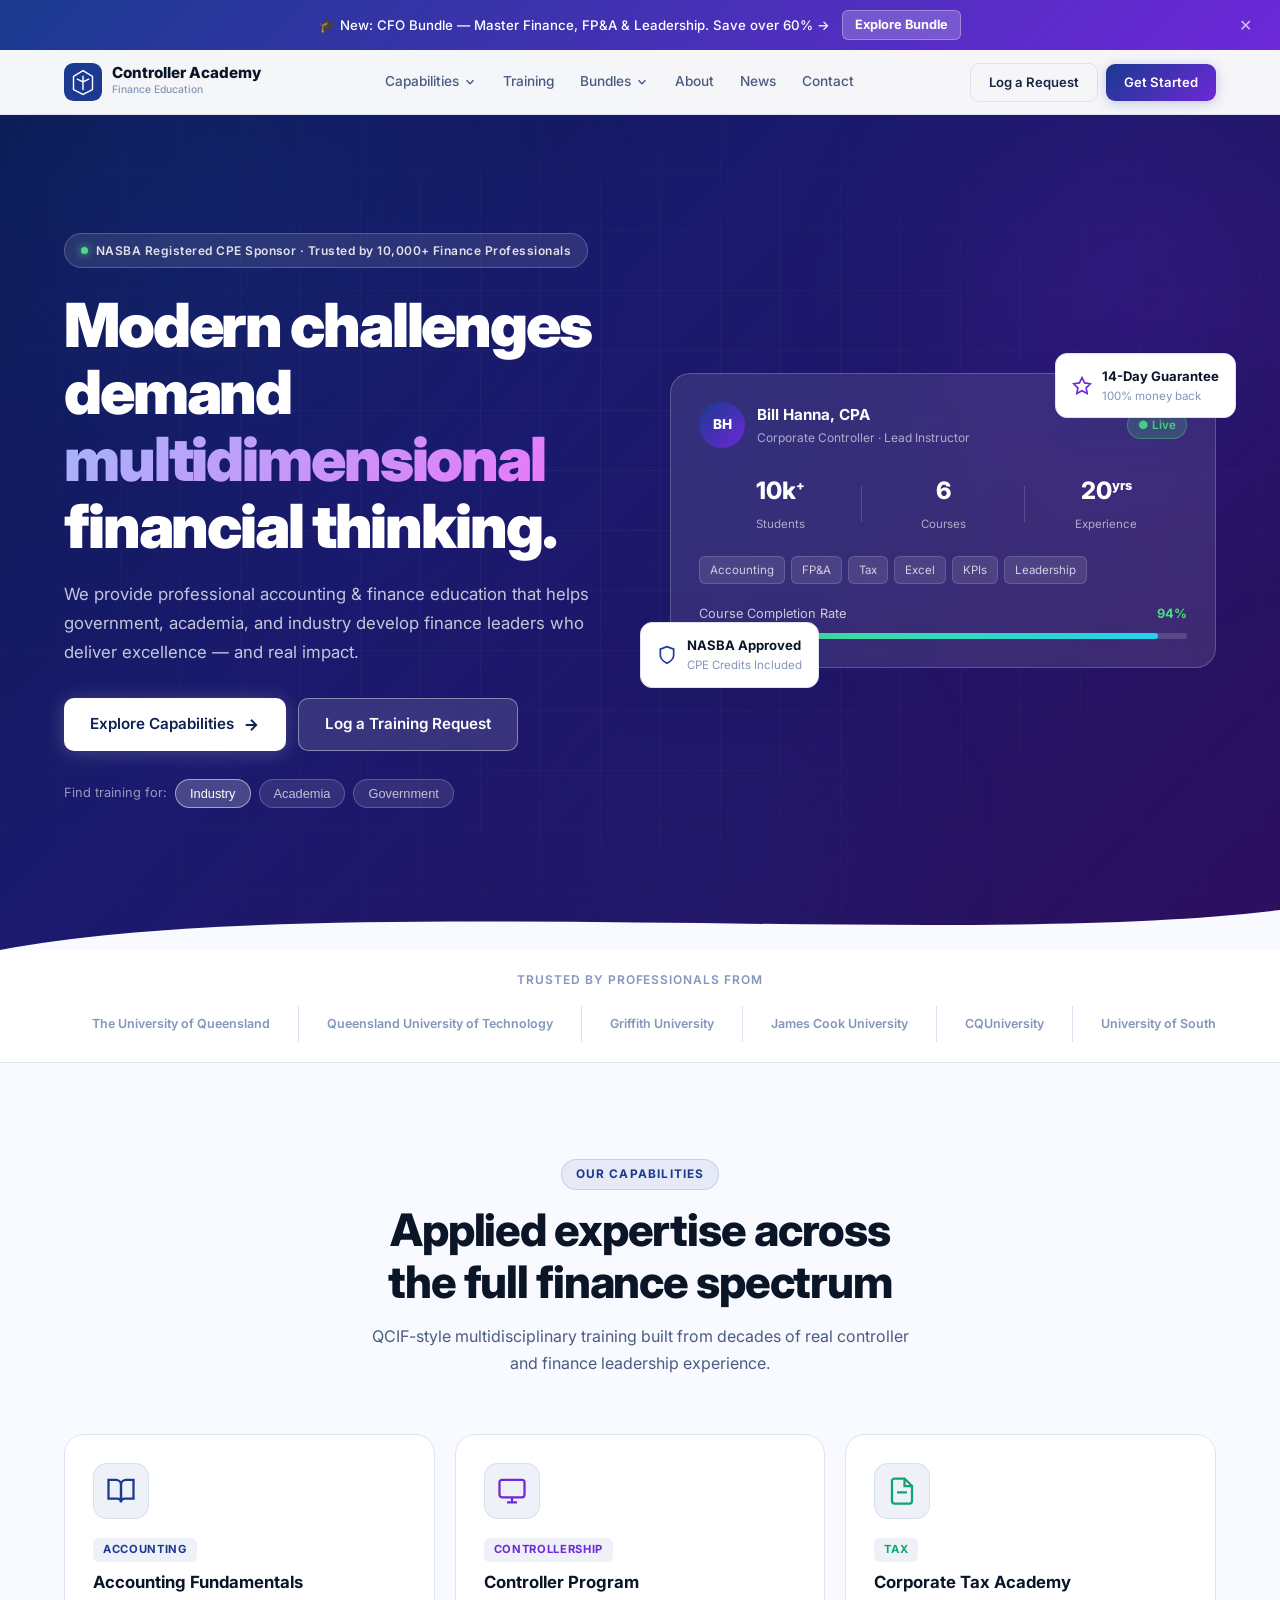
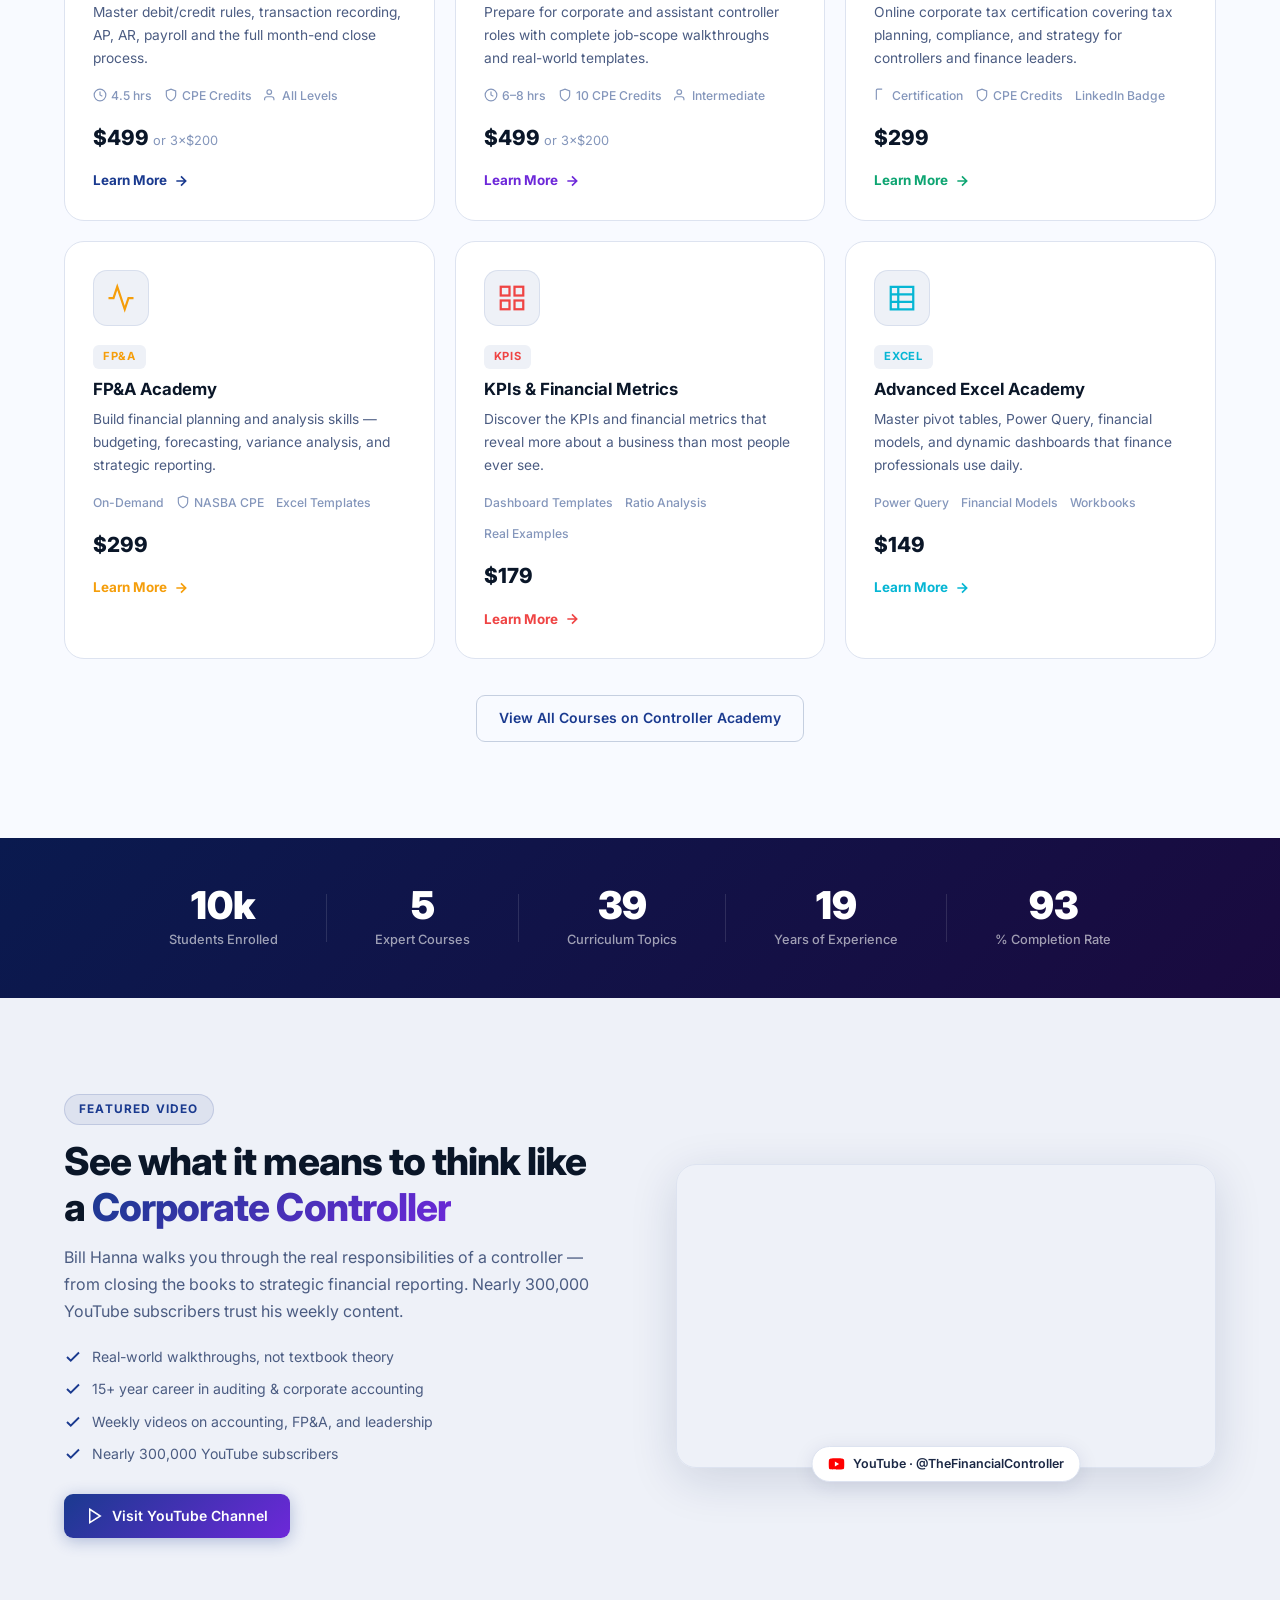
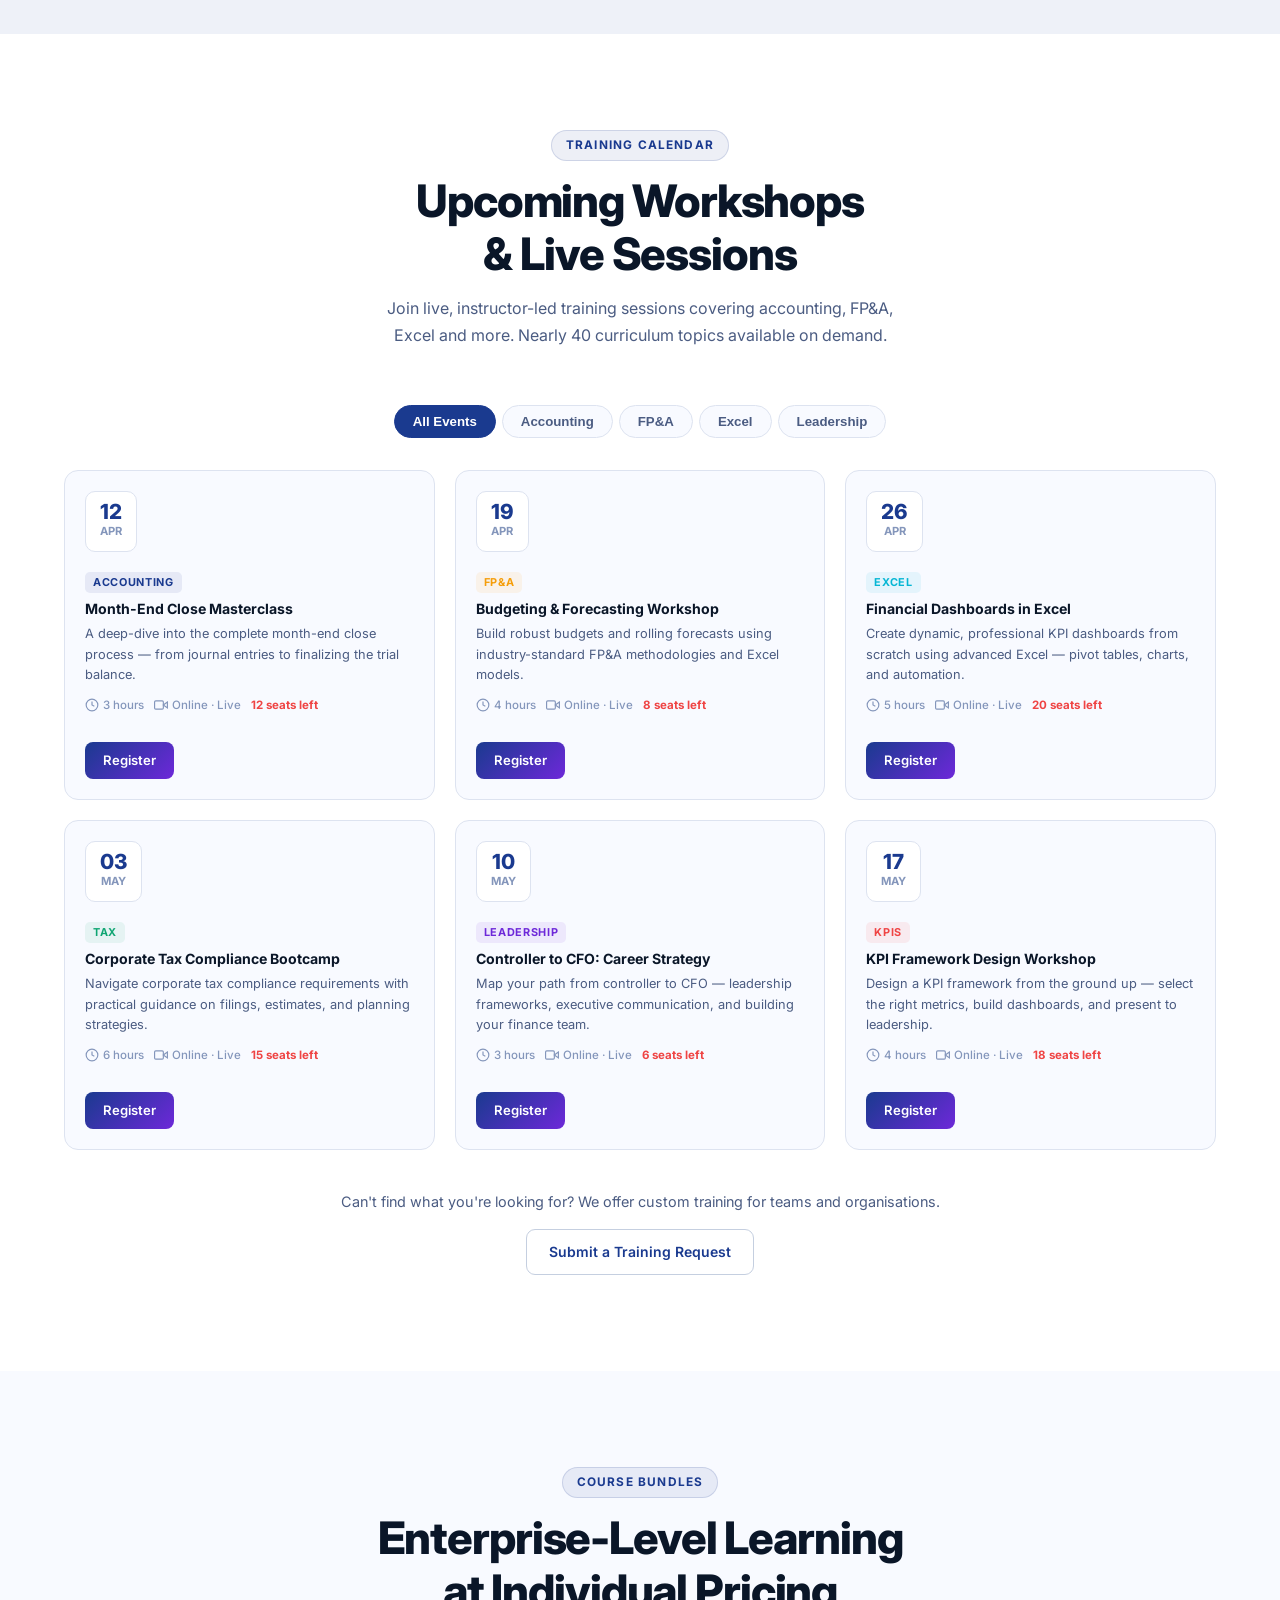
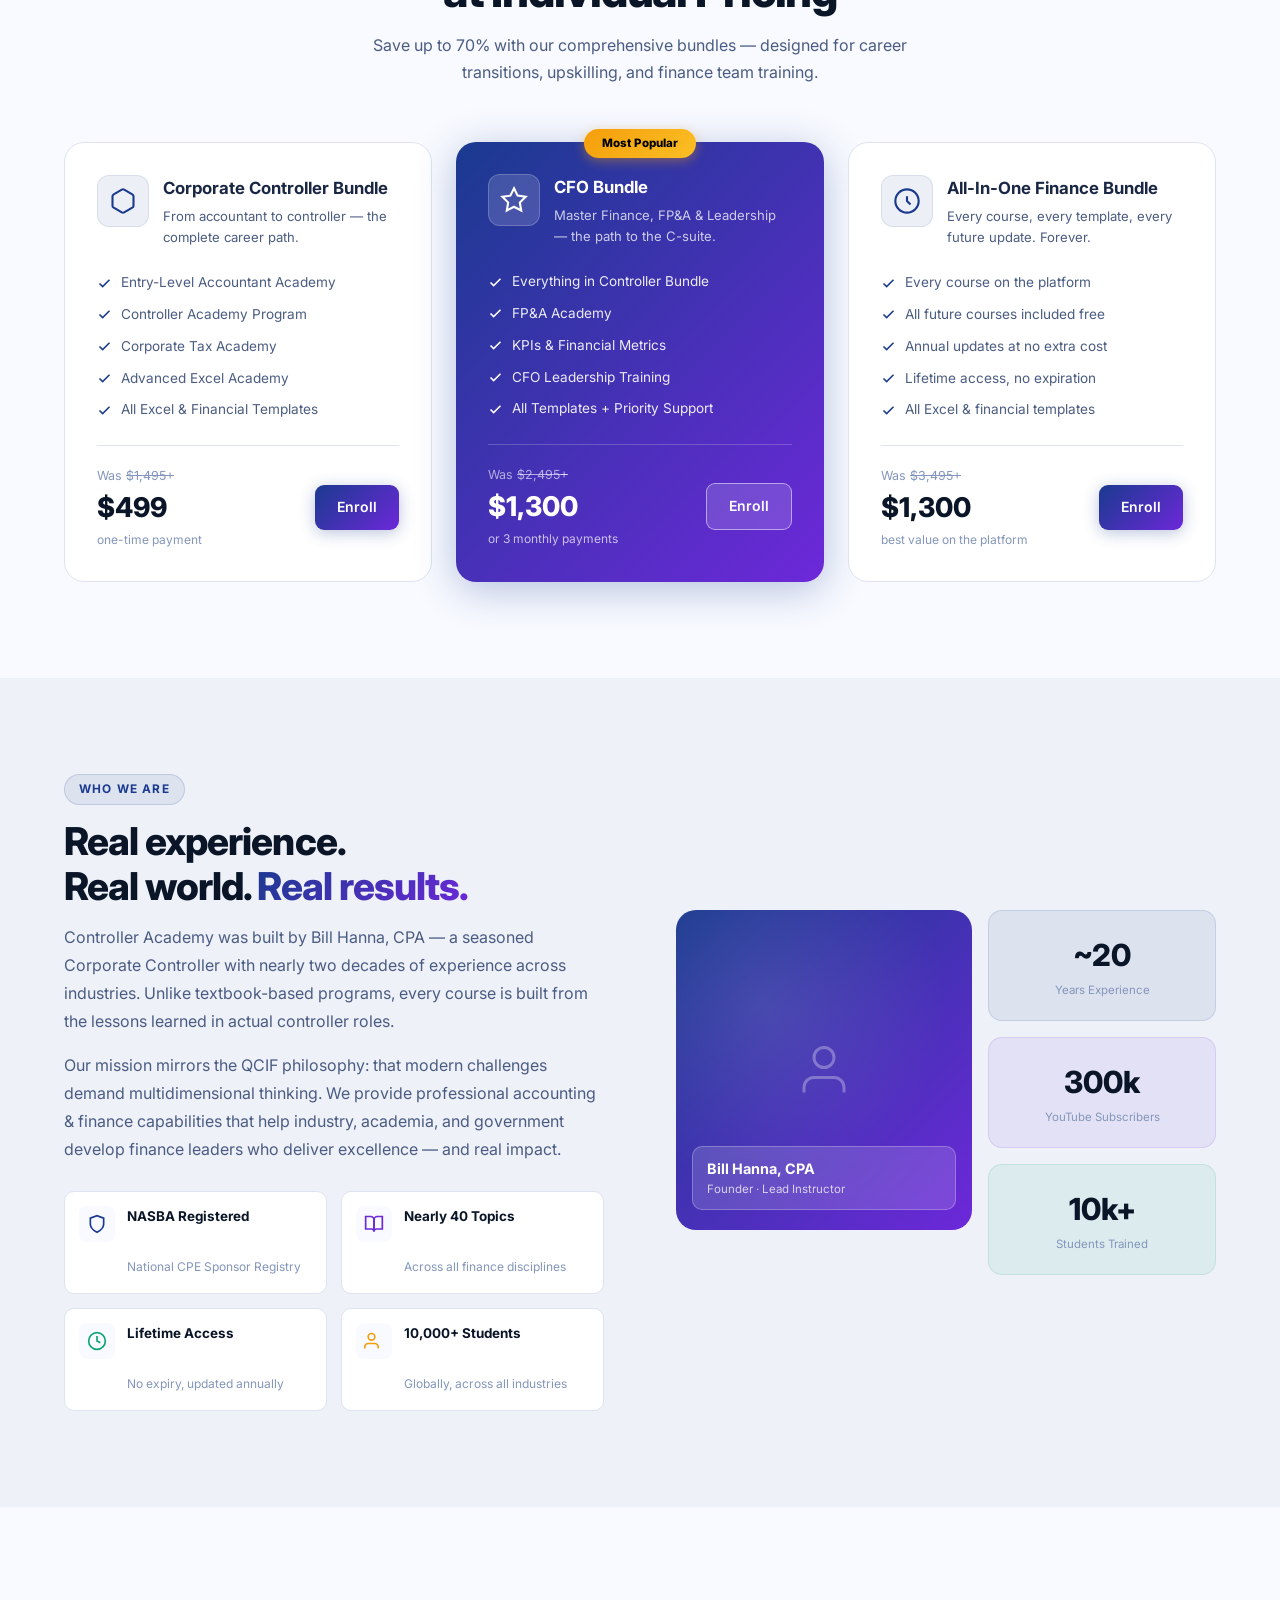
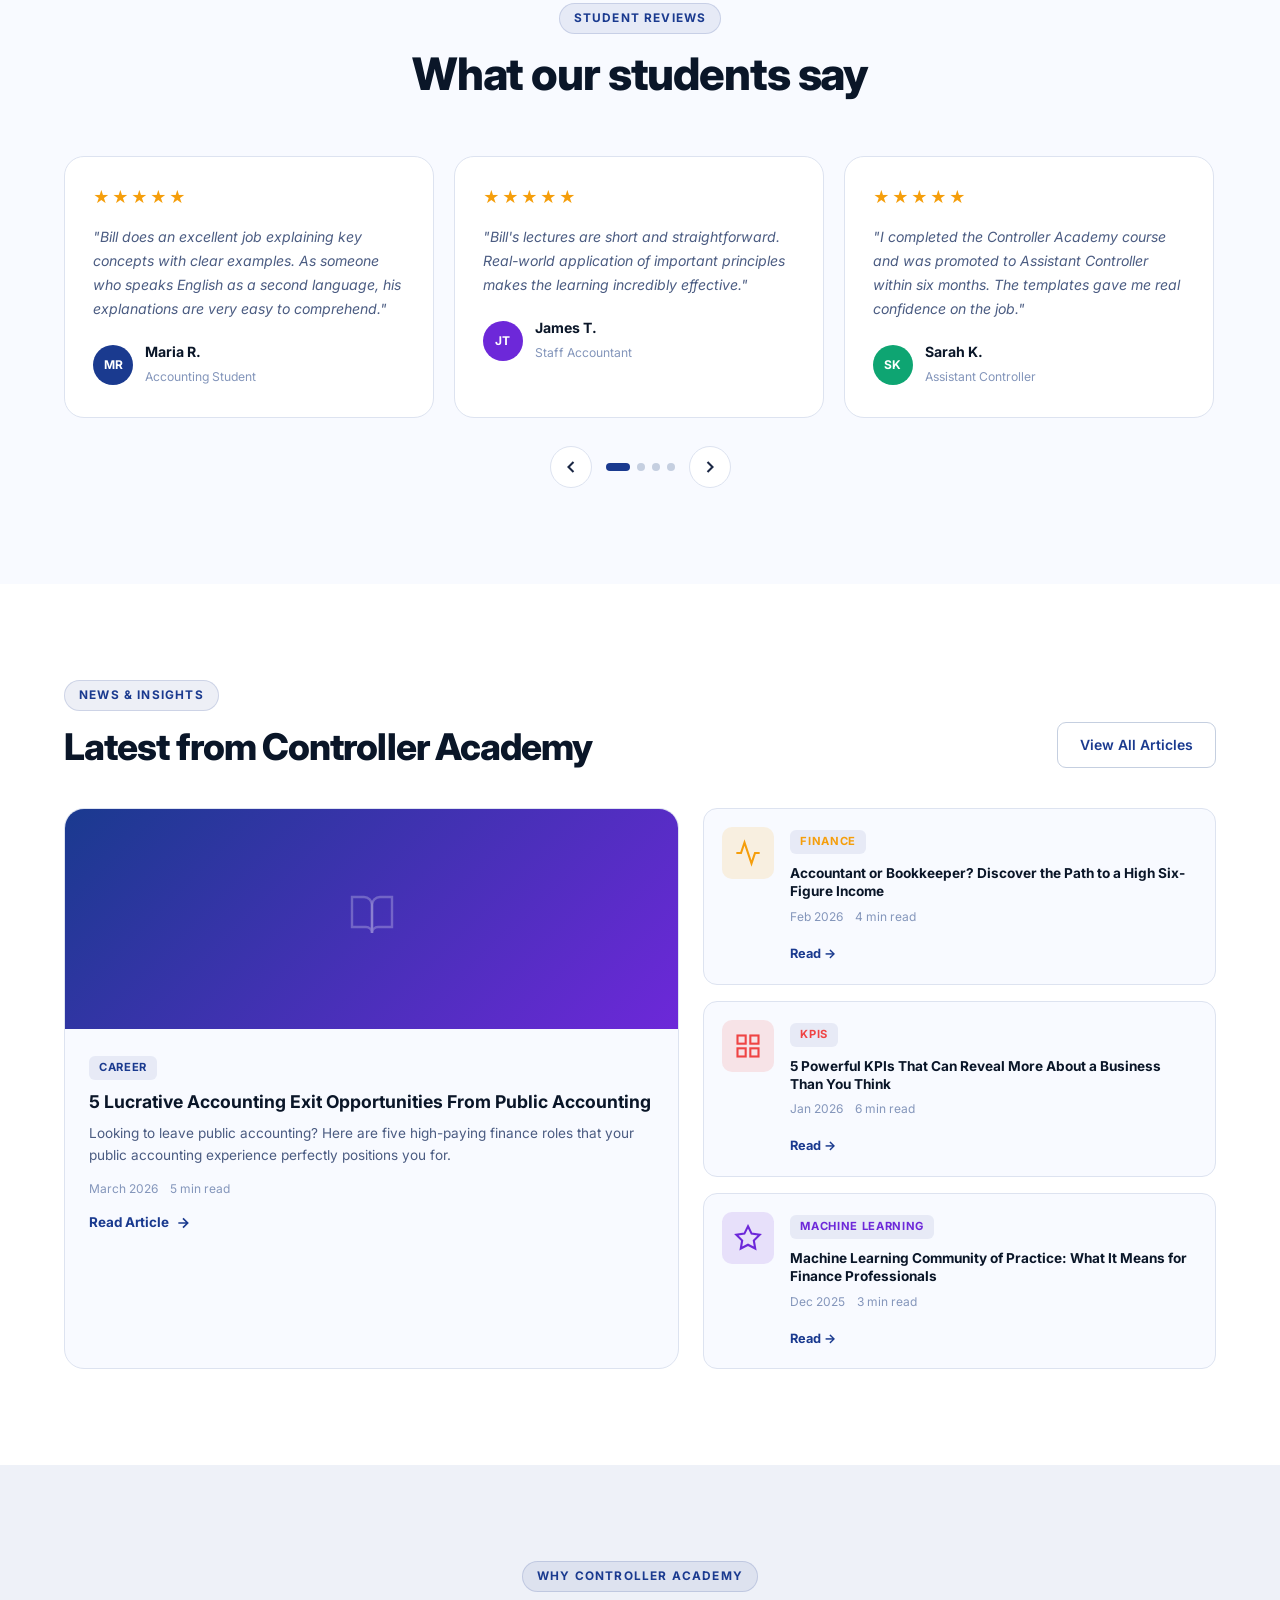
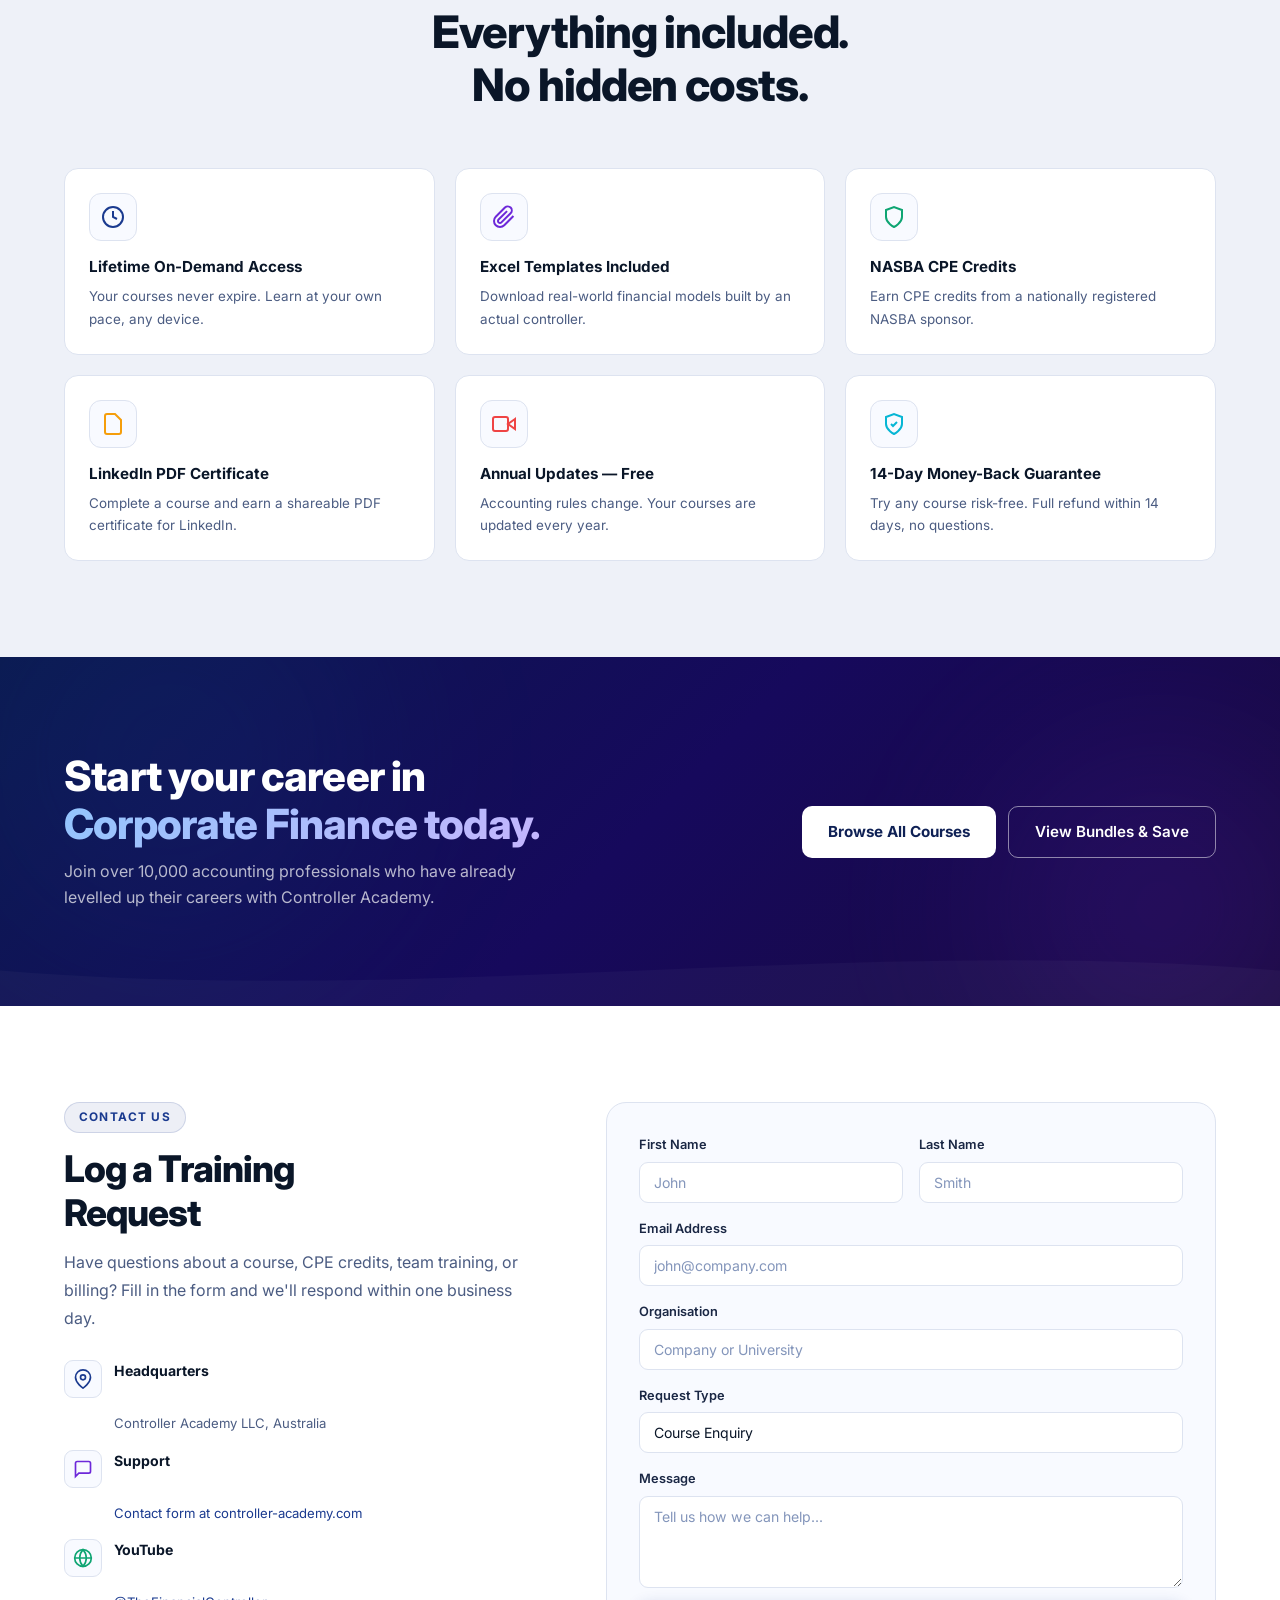
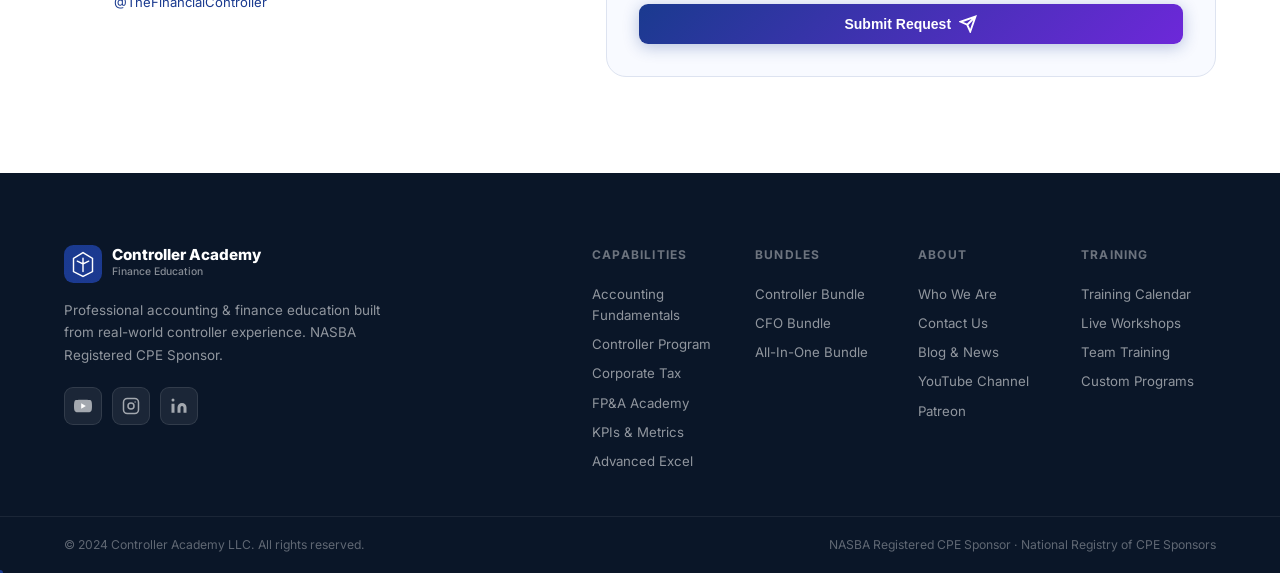
<file: controller-academy/index.html>
<!DOCTYPE html>
<html lang="en-au">
<head>
<meta charset="UTF-8">
<meta name="viewport" content="width=device-width, initial-scale=1.0">
<title>Controller Academy | Empowering Finance Professionals</title>
<link rel="preconnect" href="https://fonts.googleapis.com">
<link rel="preconnect" href="https://fonts.gstatic.com" crossorigin>
<link href="https://fonts.googleapis.com/css2?family=Inter:wght@300;400;500;600;700;800;900&display=swap" rel="stylesheet">
<link rel="stylesheet" href="styles.css">
</head>
<body>

<!-- ======== TOP BANNER ======== -->
<div class="top-banner" id="topBanner">
  <div class="container top-banner-inner">
    <span>🎓 New: CFO Bundle — Master Finance, FP&amp;A &amp; Leadership. Save over 60% →</span>
    <a href="#bundles" class="top-banner-link">Explore Bundle</a>
    <button class="top-banner-close" id="closeBanner" aria-label="Close">✕</button>
  </div>
</div>

<!-- ======== NAVIGATION ======== -->
<nav class="nav" id="nav">
  <div class="nav-inner container">
    <a href="#home" class="nav-logo">
      <div class="logo-mark">
        <svg viewBox="0 0 40 40" fill="none"><rect width="40" height="40" rx="10" fill="url(#lg1)"/><path d="M10 28V14l10-6 10 6v14l-10 5-10-5z" stroke="#fff" stroke-width="1.5" fill="none"/><path d="M20 14v14M14 17l6 3 6-3" stroke="#fff" stroke-width="1.5" stroke-linecap="round"/><defs><linearGradient id="lg1" x1="0" y1="0" x2="40" y2="40"><stop stop-color="#1a3a8f"/><stop offset="1" stop-color="#6d28d9"/></linearGradient></defs></svg>
      </div>
      <div class="logo-text-block">
        <span class="logo-name">Controller Academy</span>
        <span class="logo-sub">Finance Education</span>
      </div>
    </a>

    <ul class="nav-menu">
      <li class="nav-item has-dropdown">
        <a href="#capabilities" class="nav-link">Capabilities <svg width="14" height="14" viewBox="0 0 24 24" fill="none" stroke="currentColor" stroke-width="2.5"><path d="M6 9l6 6 6-6"/></svg></a>
        <div class="nav-dropdown">
          <a href="#courses" class="nd-item"><div class="nd-icon" style="background:#1a3a8f15"><svg width="18" height="18" viewBox="0 0 24 24" fill="none" stroke="#1a3a8f" stroke-width="2"><path d="M2 3h6a4 4 0 0 1 4 4v14a3 3 0 0 0-3-3H2z"/><path d="M22 3h-6a4 4 0 0 0-4 4v14a3 3 0 0 1 3-3h7z"/></svg></div><div><div class="nd-title">Accounting Fundamentals</div><div class="nd-desc">Entry-level to advanced</div></div></a>
          <a href="#courses" class="nd-item"><div class="nd-icon" style="background:#6d28d915"><svg width="18" height="18" viewBox="0 0 24 24" fill="none" stroke="#6d28d9" stroke-width="2"><polyline points="22 12 18 12 15 21 9 3 6 12 2 12"/></svg></div><div><div class="nd-title">FP&amp;A &amp; Analysis</div><div class="nd-desc">Forecasting &amp; strategy</div></div></a>
          <a href="#courses" class="nd-item"><div class="nd-icon" style="background:#0ea57215"><svg width="18" height="18" viewBox="0 0 24 24" fill="none" stroke="#0ea572" stroke-width="2"><path d="M14 2H6a2 2 0 0 0-2 2v16a2 2 0 0 0 2 2h12a2 2 0 0 0 2-2V8z"/></svg></div><div><div class="nd-title">Corporate Tax</div><div class="nd-desc">Compliance &amp; planning</div></div></a>
          <a href="#courses" class="nd-item"><div class="nd-icon" style="background:#f59e0b15"><svg width="18" height="18" viewBox="0 0 24 24" fill="none" stroke="#f59e0b" stroke-width="2"><rect x="3" y="3" width="7" height="7"/><rect x="14" y="3" width="7" height="7"/><rect x="14" y="14" width="7" height="7"/><rect x="3" y="14" width="7" height="7"/></svg></div><div><div class="nd-title">KPIs &amp; Metrics</div><div class="nd-desc">Performance dashboards</div></div></a>
          <a href="#courses" class="nd-item"><div class="nd-icon" style="background:#06b6d415"><svg width="18" height="18" viewBox="0 0 24 24" fill="none" stroke="#06b6d4" stroke-width="2"><path d="M3 3h18v18H3z"/><path d="M3 9h18M3 15h18M9 3v18"/></svg></div><div><div class="nd-title">Advanced Excel</div><div class="nd-desc">Models &amp; dashboards</div></div></a>
          <a href="#courses" class="nd-item"><div class="nd-icon" style="background:#ef444415"><svg width="18" height="18" viewBox="0 0 24 24" fill="none" stroke="#ef4444" stroke-width="2"><polygon points="12 2 15.09 8.26 22 9.27 17 14.14 18.18 21.02 12 17.77 5.82 21.02 7 14.14 2 9.27 8.91 8.26 12 2"/></svg></div><div><div class="nd-title">CFO Leadership</div><div class="nd-desc">Executive finance skills</div></div></a>
        </div>
      </li>
      <li class="nav-item"><a href="#training" class="nav-link">Training</a></li>
      <li class="nav-item has-dropdown">
        <a href="#bundles" class="nav-link">Bundles <svg width="14" height="14" viewBox="0 0 24 24" fill="none" stroke="currentColor" stroke-width="2.5"><path d="M6 9l6 6 6-6"/></svg></a>
        <div class="nav-dropdown">
          <a href="#bundles" class="nd-item"><div class="nd-icon" style="background:#1a3a8f15"><svg width="18" height="18" viewBox="0 0 24 24" fill="none" stroke="#1a3a8f" stroke-width="2"><path d="M21 16V8a2 2 0 0 0-1-1.73l-7-4a2 2 0 0 0-2 0l-7 4A2 2 0 0 0 3 8v8a2 2 0 0 0 1 1.73l7 4a2 2 0 0 0 2 0l7-4A2 2 0 0 0 21 16z"/></svg></div><div><div class="nd-title">Corporate Controller Bundle</div><div class="nd-desc">From accountant to controller</div></div></a>
          <a href="#bundles" class="nd-item"><div class="nd-icon" style="background:#6d28d915"><svg width="18" height="18" viewBox="0 0 24 24" fill="none" stroke="#6d28d9" stroke-width="2"><polygon points="12 2 15.09 8.26 22 9.27 17 14.14 18.18 21.02 12 17.77 5.82 21.02 7 14.14 2 9.27 8.91 8.26 12 2"/></svg></div><div><div class="nd-title">CFO Bundle</div><div class="nd-desc">Finance leadership path</div></div></a>
          <a href="#bundles" class="nd-item"><div class="nd-icon" style="background:#0ea57215"><svg width="18" height="18" viewBox="0 0 24 24" fill="none" stroke="#0ea572" stroke-width="2"><circle cx="12" cy="12" r="10"/></svg></div><div><div class="nd-title">All-In-One Bundle</div><div class="nd-desc">Every course. Forever.</div></div></a>
        </div>
      </li>
      <li class="nav-item"><a href="#about" class="nav-link">About</a></li>
      <li class="nav-item"><a href="#news" class="nav-link">News</a></li>
      <li class="nav-item"><a href="#contact" class="nav-link">Contact</a></li>
    </ul>

    <div class="nav-actions">
      <a href="#contact" class="btn btn-outline-nav">Log a Request</a>
      <a href="#courses" class="btn btn-primary-nav">Get Started</a>
    </div>
    <button class="nav-burger" id="burger" aria-label="Toggle menu">
      <span></span><span></span><span></span>
    </button>
  </div>
  <div class="mobile-menu" id="mobileMenu">
    <a href="#capabilities">Capabilities</a>
    <a href="#training">Training</a>
    <a href="#bundles">Bundles</a>
    <a href="#about">About</a>
    <a href="#news">News</a>
    <a href="#contact">Contact</a>
    <div class="mobile-menu-btns">
      <a href="#contact" class="btn btn-outline-nav">Log a Request</a>
      <a href="#courses" class="btn btn-primary-nav">Get Started</a>
    </div>
  </div>
</nav>

<!-- ======== HERO ======== -->
<section class="hero" id="home">
  <div class="hero-bg">
    <div class="hero-shape hero-shape-1"></div>
    <div class="hero-shape hero-shape-2"></div>
    <div class="hero-shape hero-shape-3"></div>
    <div class="hero-grid"></div>
    <div class="hero-particles" id="particles"></div>
  </div>
  <div class="container hero-content">
    <div class="hero-left">
      <div class="hero-eyebrow reveal-up">
        <span class="eyebrow-dot"></span>
        NASBA Registered CPE Sponsor · Trusted by 10,000+ Finance Professionals
      </div>
      <h1 class="hero-title reveal-up delay-1">
        Modern challenges demand<br><span class="h-grad">multidimensional</span><br>financial thinking.
      </h1>
      <p class="hero-desc reveal-up delay-2">
        We provide professional accounting &amp; finance education that helps government, academia, and industry develop finance leaders who deliver excellence — and real impact.
      </p>
      <div class="hero-btns reveal-up delay-3">
        <a href="#courses" class="btn btn-hero-primary">
          Explore Capabilities
          <svg width="18" height="18" viewBox="0 0 24 24" fill="none" stroke="currentColor" stroke-width="2.5"><path d="M5 12h14M12 5l7 7-7 7"/></svg>
        </a>
        <a href="#contact" class="btn btn-hero-outline">Log a Training Request</a>
      </div>
      <div class="hero-filters reveal-up delay-4">
        <span class="filter-label">Find training for:</span>
        <button class="filter-pill active">Industry</button>
        <button class="filter-pill">Academia</button>
        <button class="filter-pill">Government</button>
      </div>
    </div>
    <div class="hero-right reveal-right delay-2">
      <div class="hero-card-main">
        <div class="hc-header">
          <div class="hc-avatar">BH</div>
          <div>
            <div class="hc-name">Bill Hanna, CPA</div>
            <div class="hc-role">Corporate Controller · Lead Instructor</div>
          </div>
          <div class="hc-badge">● Live</div>
        </div>
        <div class="hc-stats">
          <div class="hcs"><span class="hcs-num">10k<sup>+</sup></span><span class="hcs-label">Students</span></div>
          <div class="hcs-div"></div>
          <div class="hcs"><span class="hcs-num">6</span><span class="hcs-label">Courses</span></div>
          <div class="hcs-div"></div>
          <div class="hcs"><span class="hcs-num">20<sup>yrs</sup></span><span class="hcs-label">Experience</span></div>
        </div>
        <div class="hc-tags">
          <span>Accounting</span><span>FP&A</span><span>Tax</span><span>Excel</span><span>KPIs</span><span>Leadership</span>
        </div>
        <div class="hc-progress">
          <div class="hcp-label">
            <span>Course Completion Rate</span>
            <span class="hcp-val">94%</span>
          </div>
          <div class="hcp-bar"><div class="hcp-fill" style="width:94%"></div></div>
        </div>
      </div>
      <div class="hero-card-float hcf-1">
        <svg width="20" height="20" viewBox="0 0 24 24" fill="none" stroke="#1a3a8f" stroke-width="2"><path d="M12 22s8-4 8-10V5l-8-3-8 3v7c0 6 8 10 8 10z"/></svg>
        <div><div class="hcf-title">NASBA Approved</div><div class="hcf-sub">CPE Credits Included</div></div>
      </div>
      <div class="hero-card-float hcf-2">
        <svg width="20" height="20" viewBox="0 0 24 24" fill="none" stroke="#6d28d9" stroke-width="2"><path d="M12 2l3.09 6.26L22 9.27l-5 4.87 1.18 6.88L12 17.77l-6.18 3.25L7 14.14 2 9.27l6.91-1.01L12 2z"/></svg>
        <div><div class="hcf-title">14-Day Guarantee</div><div class="hcf-sub">100% money back</div></div>
      </div>
    </div>
  </div>
  <div class="hero-wave">
    <svg viewBox="0 0 1440 60" preserveAspectRatio="none"><path d="M0,60 C360,0 1080,60 1440,20 L1440,60 Z" fill="#f8faff"/></svg>
  </div>
</section>

<!-- ======== MEMBER LOGOS ======== -->
<section class="members-bar">
  <div class="container">
    <p class="members-label">Trusted by professionals from</p>
    <div class="members-track">
      <div class="members-inner" id="membersInner">
        <div class="member-logo">The University of Queensland</div>
        <div class="member-logo">Queensland University of Technology</div>
        <div class="member-logo">Griffith University</div>
        <div class="member-logo">James Cook University</div>
        <div class="member-logo">CQUniversity</div>
        <div class="member-logo">University of Southern Queensland</div>
        <div class="member-logo">University of Sunshine Coast</div>
        <div class="member-logo">Bond University</div>
        <!-- Duplicate for seamless loop -->
        <div class="member-logo">The University of Queensland</div>
        <div class="member-logo">Queensland University of Technology</div>
        <div class="member-logo">Griffith University</div>
        <div class="member-logo">James Cook University</div>
        <div class="member-logo">CQUniversity</div>
        <div class="member-logo">University of Southern Queensland</div>
        <div class="member-logo">University of Sunshine Coast</div>
        <div class="member-logo">Bond University</div>
      </div>
    </div>
  </div>
</section>

<!-- ======== CAPABILITIES ======== -->
<section class="section caps-section" id="capabilities">
  <div class="container">
    <div class="section-hd reveal-up">
      <div class="stag">Our Capabilities</div>
      <h2 class="stitle">Applied expertise across<br>the full finance spectrum</h2>
      <p class="ssub">QCIF-style multidisciplinary training built from decades of real controller and finance leadership experience.</p>
    </div>
    <div class="caps-grid" id="courses">
      <div class="cap-card reveal-up delay-1">
        <div class="cap-icon" style="--cc:#1a3a8f">
          <svg width="30" height="30" viewBox="0 0 24 24" fill="none" stroke="currentColor" stroke-width="1.8"><path d="M2 3h6a4 4 0 0 1 4 4v14a3 3 0 0 0-3-3H2z"/><path d="M22 3h-6a4 4 0 0 0-4 4v14a3 3 0 0 1 3-3h7z"/></svg>
        </div>
        <div class="cap-tag">Accounting</div>
        <h3>Accounting Fundamentals</h3>
        <p>Master debit/credit rules, transaction recording, AP, AR, payroll and the full month-end close process.</p>
        <div class="cap-meta">
          <span><svg width="14" height="14" viewBox="0 0 24 24" fill="none" stroke="currentColor" stroke-width="2"><circle cx="12" cy="12" r="10"/><path d="M12 6v6l4 2"/></svg>4.5 hrs</span>
          <span><svg width="14" height="14" viewBox="0 0 24 24" fill="none" stroke="currentColor" stroke-width="2"><path d="M12 22s8-4 8-10V5l-8-3-8 3v7c0 6 8 10 8 10z"/></svg>CPE Credits</span>
          <span><svg width="14" height="14" viewBox="0 0 24 24" fill="none" stroke="currentColor" stroke-width="2"><path d="M17 21v-2a4 4 0 0 0-4-4H5a4 4 0 0 0-4 4v2"/><circle cx="9" cy="7" r="4"/></svg>All Levels</span>
        </div>
        <div class="cap-price">$499 <span class="cap-or">or 3×$200</span></div>
        <a href="https://controller-academy.com/courses/entry-level-accountant-academy-cpe" target="_blank" class="cap-link">Learn More <svg width="16" height="16" viewBox="0 0 24 24" fill="none" stroke="currentColor" stroke-width="2.5"><path d="M5 12h14M12 5l7 7-7 7"/></svg></a>
      </div>
      <div class="cap-card reveal-up delay-2">
        <div class="cap-icon" style="--cc:#6d28d9">
          <svg width="30" height="30" viewBox="0 0 24 24" fill="none" stroke="currentColor" stroke-width="1.8"><rect x="2" y="3" width="20" height="14" rx="2"/><path d="M8 21h8M12 17v4"/></svg>
        </div>
        <div class="cap-tag" style="--ct:#6d28d9">Controllership</div>
        <h3>Controller Program</h3>
        <p>Prepare for corporate and assistant controller roles with complete job-scope walkthroughs and real-world templates.</p>
        <div class="cap-meta">
          <span><svg width="14" height="14" viewBox="0 0 24 24" fill="none" stroke="currentColor" stroke-width="2"><circle cx="12" cy="12" r="10"/><path d="M12 6v6l4 2"/></svg>6–8 hrs</span>
          <span><svg width="14" height="14" viewBox="0 0 24 24" fill="none" stroke="currentColor" stroke-width="2"><path d="M12 22s8-4 8-10V5l-8-3-8 3v7c0 6 8 10 8 10z"/></svg>10 CPE Credits</span>
          <span><svg width="14" height="14" viewBox="0 0 24 24" fill="none" stroke="currentColor" stroke-width="2"><path d="M17 21v-2a4 4 0 0 0-4-4H5a4 4 0 0 0-4 4v2"/><circle cx="9" cy="7" r="4"/></svg>Intermediate</span>
        </div>
        <div class="cap-price">$499 <span class="cap-or">or 3×$200</span></div>
        <a href="https://controller-academy.com/unaccessible-old-pages-3g7ty53e4/controller-academy-program" target="_blank" class="cap-link" style="color:#6d28d9">Learn More <svg width="16" height="16" viewBox="0 0 24 24" fill="none" stroke="currentColor" stroke-width="2.5"><path d="M5 12h14M12 5l7 7-7 7"/></svg></a>
      </div>
      <div class="cap-card reveal-up delay-3">
        <div class="cap-icon" style="--cc:#0ea572">
          <svg width="30" height="30" viewBox="0 0 24 24" fill="none" stroke="currentColor" stroke-width="1.8"><path d="M14 2H6a2 2 0 0 0-2 2v16a2 2 0 0 0 2 2h12a2 2 0 0 0 2-2V8z"/><polyline points="14 2 14 8 20 8"/><line x1="16" y1="13" x2="8" y2="13"/></svg>
        </div>
        <div class="cap-tag" style="--ct:#0ea572">Tax</div>
        <h3>Corporate Tax Academy</h3>
        <p>Online corporate tax certification covering tax planning, compliance, and strategy for controllers and finance leaders.</p>
        <div class="cap-meta">
          <span><svg width="14" height="14" viewBox="0 0 24 24" fill="none" stroke="currentColor" stroke-width="2"><path d="M14 2H6a2 2 0 0 0-2 2v16"/></svg>Certification</span>
          <span><svg width="14" height="14" viewBox="0 0 24 24" fill="none" stroke="currentColor" stroke-width="2"><path d="M12 22s8-4 8-10V5l-8-3-8 3v7c0 6 8 10 8 10z"/></svg>CPE Credits</span>
          <span>LinkedIn Badge</span>
        </div>
        <div class="cap-price">$299</div>
        <a href="https://controller-academy.com/courses/tax-academy" target="_blank" class="cap-link" style="color:#0ea572">Learn More <svg width="16" height="16" viewBox="0 0 24 24" fill="none" stroke="currentColor" stroke-width="2.5"><path d="M5 12h14M12 5l7 7-7 7"/></svg></a>
      </div>
      <div class="cap-card reveal-up delay-1">
        <div class="cap-icon" style="--cc:#f59e0b">
          <svg width="30" height="30" viewBox="0 0 24 24" fill="none" stroke="currentColor" stroke-width="1.8"><polyline points="22 12 18 12 15 21 9 3 6 12 2 12"/></svg>
        </div>
        <div class="cap-tag" style="--ct:#f59e0b">FP&A</div>
        <h3>FP&amp;A Academy</h3>
        <p>Build financial planning and analysis skills — budgeting, forecasting, variance analysis, and strategic reporting.</p>
        <div class="cap-meta">
          <span>On-Demand</span>
          <span><svg width="14" height="14" viewBox="0 0 24 24" fill="none" stroke="currentColor" stroke-width="2"><path d="M12 22s8-4 8-10V5l-8-3-8 3v7c0 6 8 10 8 10z"/></svg>NASBA CPE</span>
          <span>Excel Templates</span>
        </div>
        <div class="cap-price">$299</div>
        <a href="https://controller-academy.com/courses/fpa-academy" target="_blank" class="cap-link" style="color:#f59e0b">Learn More <svg width="16" height="16" viewBox="0 0 24 24" fill="none" stroke="currentColor" stroke-width="2.5"><path d="M5 12h14M12 5l7 7-7 7"/></svg></a>
      </div>
      <div class="cap-card reveal-up delay-2">
        <div class="cap-icon" style="--cc:#ef4444">
          <svg width="30" height="30" viewBox="0 0 24 24" fill="none" stroke="currentColor" stroke-width="1.8"><rect x="3" y="3" width="7" height="7"/><rect x="14" y="3" width="7" height="7"/><rect x="14" y="14" width="7" height="7"/><rect x="3" y="14" width="7" height="7"/></svg>
        </div>
        <div class="cap-tag" style="--ct:#ef4444">KPIs</div>
        <h3>KPIs &amp; Financial Metrics</h3>
        <p>Discover the KPIs and financial metrics that reveal more about a business than most people ever see.</p>
        <div class="cap-meta">
          <span>Dashboard Templates</span>
          <span>Ratio Analysis</span>
          <span>Real Examples</span>
        </div>
        <div class="cap-price">$179</div>
        <a href="https://controller-academy.com/courses/learn-kpis-and-financial-metrics" target="_blank" class="cap-link" style="color:#ef4444">Learn More <svg width="16" height="16" viewBox="0 0 24 24" fill="none" stroke="currentColor" stroke-width="2.5"><path d="M5 12h14M12 5l7 7-7 7"/></svg></a>
      </div>
      <div class="cap-card reveal-up delay-3">
        <div class="cap-icon" style="--cc:#06b6d4">
          <svg width="30" height="30" viewBox="0 0 24 24" fill="none" stroke="currentColor" stroke-width="1.8"><path d="M3 3h18v18H3z"/><path d="M3 9h18M3 15h18M9 3v18"/></svg>
        </div>
        <div class="cap-tag" style="--ct:#06b6d4">Excel</div>
        <h3>Advanced Excel Academy</h3>
        <p>Master pivot tables, Power Query, financial models, and dynamic dashboards that finance professionals use daily.</p>
        <div class="cap-meta">
          <span>Power Query</span>
          <span>Financial Models</span>
          <span>Workbooks</span>
        </div>
        <div class="cap-price">$149</div>
        <a href="https://controller-academy.com/courses/excel-academy" target="_blank" class="cap-link" style="color:#06b6d4">Learn More <svg width="16" height="16" viewBox="0 0 24 24" fill="none" stroke="currentColor" stroke-width="2.5"><path d="M5 12h14M12 5l7 7-7 7"/></svg></a>
      </div>
    </div>
    <div class="caps-cta reveal-up">
      <a href="https://controller-academy.com/" target="_blank" class="btn btn-outline-dark">View All Courses on Controller Academy</a>
    </div>
  </div>
</section>

<!-- ======== STATS STRIP ======== -->
<section class="stats-strip">
  <div class="container stats-inner">
    <div class="sstat reveal-fade">
      <div class="sstat-num" data-target="10000">0</div>
      <div class="sstat-label">Students Enrolled</div>
    </div>
    <div class="sstat-line"></div>
    <div class="sstat reveal-fade delay-1">
      <div class="sstat-num" data-target="6">0</div>
      <div class="sstat-label">Expert Courses</div>
    </div>
    <div class="sstat-line"></div>
    <div class="sstat reveal-fade delay-2">
      <div class="sstat-num" data-target="40">0</div>
      <div class="sstat-label">Curriculum Topics</div>
    </div>
    <div class="sstat-line"></div>
    <div class="sstat reveal-fade delay-3">
      <div class="sstat-num" data-target="20">0</div>
      <div class="sstat-label">Years of Experience</div>
    </div>
    <div class="sstat-line"></div>
    <div class="sstat reveal-fade delay-4">
      <div class="sstat-num" data-target="94">0</div>
      <div class="sstat-label">% Completion Rate</div>
    </div>
  </div>
</section>

<!-- ======== VIDEO FEATURE ======== -->
<section class="section video-section">
  <div class="container">
    <div class="video-inner">
      <div class="video-left reveal-left">
        <div class="stag">Featured Video</div>
        <h2 class="stitle" style="font-size:clamp(1.7rem,3vw,2.4rem)">See what it means to think like a <span class="h-grad-dark">Corporate Controller</span></h2>
        <p class="ssub" style="text-align:left;max-width:100%">Bill Hanna walks you through the real responsibilities of a controller — from closing the books to strategic financial reporting. Nearly 300,000 YouTube subscribers trust his weekly content.</p>
        <ul class="video-bullets">
          <li><svg width="18" height="18" viewBox="0 0 24 24" fill="none" stroke="currentColor" stroke-width="2.5"><path d="M20 6L9 17l-5-5"/></svg>Real-world walkthroughs, not textbook theory</li>
          <li><svg width="18" height="18" viewBox="0 0 24 24" fill="none" stroke="currentColor" stroke-width="2.5"><path d="M20 6L9 17l-5-5"/></svg>15+ year career in auditing &amp; corporate accounting</li>
          <li><svg width="18" height="18" viewBox="0 0 24 24" fill="none" stroke="currentColor" stroke-width="2.5"><path d="M20 6L9 17l-5-5"/></svg>Weekly videos on accounting, FP&amp;A, and leadership</li>
          <li><svg width="18" height="18" viewBox="0 0 24 24" fill="none" stroke="currentColor" stroke-width="2.5"><path d="M20 6L9 17l-5-5"/></svg>Nearly 300,000 YouTube subscribers</li>
        </ul>
        <a href="https://www.youtube.com/@TheFinancialController/featured" target="_blank" class="btn btn-primary-dark">
          <svg width="18" height="18" viewBox="0 0 24 24" fill="none" stroke="currentColor" stroke-width="2"><polygon points="5 3 19 12 5 21 5 3"/></svg>
          Visit YouTube Channel
        </a>
      </div>
      <div class="video-right reveal-right">
        <div class="video-frame-wrap">
          <div class="video-frame">
            <iframe
              src="https://www.youtube.com/embed?list=UU_nhE8RYGlOzdwckSY0pLjA&listType=playlist&index=1"
              title="The Financial Controller - Bill Hanna"
              allow="accelerometer; autoplay; clipboard-write; encrypted-media; gyroscope; picture-in-picture"
              allowfullscreen
              loading="lazy"
            ></iframe>
          </div>
          <div class="vf-badge">
            <svg width="16" height="16" viewBox="0 0 24 24" fill="#ff0000" stroke="none"><path d="M23.498 6.186a3.016 3.016 0 0 0-2.122-2.136C19.505 3.545 12 3.545 12 3.545s-7.505 0-9.377.505A3.017 3.017 0 0 0 .502 6.186C0 8.07 0 12 0 12s0 3.93.502 5.814a3.016 3.016 0 0 0 2.122 2.136c1.871.505 9.376.505 9.376.505s7.505 0 9.377-.505a3.015 3.015 0 0 0 2.122-2.136C24 15.93 24 12 24 12s0-3.93-.502-5.814z"/><polygon fill="#fff" points="9.545,15.568 15.818,12 9.545,8.432"/></svg>
            YouTube · @TheFinancialController
          </div>
        </div>
      </div>
    </div>
  </div>
</section>

<!-- ======== TRAINING CALENDAR ======== -->
<section class="section training-section" id="training">
  <div class="container">
    <div class="section-hd reveal-up">
      <div class="stag">Training Calendar</div>
      <h2 class="stitle">Upcoming Workshops<br>&amp; Live Sessions</h2>
      <p class="ssub">Join live, instructor-led training sessions covering accounting, FP&A, Excel and more. Nearly 40 curriculum topics available on demand.</p>
    </div>
    <div class="training-tabs reveal-up">
      <button class="ttab active" data-tab="all">All Events</button>
      <button class="ttab" data-tab="accounting">Accounting</button>
      <button class="ttab" data-tab="fpa">FP&A</button>
      <button class="ttab" data-tab="excel">Excel</button>
      <button class="ttab" data-tab="leadership">Leadership</button>
    </div>
    <div class="training-grid" id="trainingGrid">
      <div class="train-card reveal-up delay-1" data-cat="accounting">
        <div class="tc-date"><span class="tc-day">12</span><span class="tc-mon">Apr</span></div>
        <div class="tc-body">
          <div class="tc-tag" style="background:#1a3a8f15;color:#1a3a8f">Accounting</div>
          <h4>Month-End Close Masterclass</h4>
          <p>A deep-dive into the complete month-end close process — from journal entries to finalizing the trial balance.</p>
          <div class="tc-meta">
            <span><svg width="14" height="14" viewBox="0 0 24 24" fill="none" stroke="currentColor" stroke-width="2"><circle cx="12" cy="12" r="10"/><path d="M12 6v6l4 2"/></svg>3 hours</span>
            <span><svg width="14" height="14" viewBox="0 0 24 24" fill="none" stroke="currentColor" stroke-width="2"><path d="M23 7l-7 5 7 5V7z"/><rect x="1" y="5" width="15" height="14" rx="2"/></svg>Online · Live</span>
            <span class="tc-seats">12 seats left</span>
          </div>
        </div>
        <a href="#contact" class="btn btn-sm-primary">Register</a>
      </div>
      <div class="train-card reveal-up delay-2" data-cat="fpa">
        <div class="tc-date"><span class="tc-day">19</span><span class="tc-mon">Apr</span></div>
        <div class="tc-body">
          <div class="tc-tag" style="background:#f59e0b15;color:#f59e0b">FP&A</div>
          <h4>Budgeting &amp; Forecasting Workshop</h4>
          <p>Build robust budgets and rolling forecasts using industry-standard FP&amp;A methodologies and Excel models.</p>
          <div class="tc-meta">
            <span><svg width="14" height="14" viewBox="0 0 24 24" fill="none" stroke="currentColor" stroke-width="2"><circle cx="12" cy="12" r="10"/><path d="M12 6v6l4 2"/></svg>4 hours</span>
            <span><svg width="14" height="14" viewBox="0 0 24 24" fill="none" stroke="currentColor" stroke-width="2"><path d="M23 7l-7 5 7 5V7z"/><rect x="1" y="5" width="15" height="14" rx="2"/></svg>Online · Live</span>
            <span class="tc-seats">8 seats left</span>
          </div>
        </div>
        <a href="#contact" class="btn btn-sm-primary">Register</a>
      </div>
      <div class="train-card reveal-up delay-3" data-cat="excel">
        <div class="tc-date"><span class="tc-day">26</span><span class="tc-mon">Apr</span></div>
        <div class="tc-body">
          <div class="tc-tag" style="background:#06b6d415;color:#06b6d4">Excel</div>
          <h4>Financial Dashboards in Excel</h4>
          <p>Create dynamic, professional KPI dashboards from scratch using advanced Excel — pivot tables, charts, and automation.</p>
          <div class="tc-meta">
            <span><svg width="14" height="14" viewBox="0 0 24 24" fill="none" stroke="currentColor" stroke-width="2"><circle cx="12" cy="12" r="10"/><path d="M12 6v6l4 2"/></svg>5 hours</span>
            <span><svg width="14" height="14" viewBox="0 0 24 24" fill="none" stroke="currentColor" stroke-width="2"><path d="M23 7l-7 5 7 5V7z"/><rect x="1" y="5" width="15" height="14" rx="2"/></svg>Online · Live</span>
            <span class="tc-seats">20 seats left</span>
          </div>
        </div>
        <a href="#contact" class="btn btn-sm-primary">Register</a>
      </div>
      <div class="train-card reveal-up delay-1" data-cat="accounting">
        <div class="tc-date"><span class="tc-day">03</span><span class="tc-mon">May</span></div>
        <div class="tc-body">
          <div class="tc-tag" style="background:#0ea57215;color:#0ea572">Tax</div>
          <h4>Corporate Tax Compliance Bootcamp</h4>
          <p>Navigate corporate tax compliance requirements with practical guidance on filings, estimates, and planning strategies.</p>
          <div class="tc-meta">
            <span><svg width="14" height="14" viewBox="0 0 24 24" fill="none" stroke="currentColor" stroke-width="2"><circle cx="12" cy="12" r="10"/><path d="M12 6v6l4 2"/></svg>6 hours</span>
            <span><svg width="14" height="14" viewBox="0 0 24 24" fill="none" stroke="currentColor" stroke-width="2"><path d="M23 7l-7 5 7 5V7z"/><rect x="1" y="5" width="15" height="14" rx="2"/></svg>Online · Live</span>
            <span class="tc-seats">15 seats left</span>
          </div>
        </div>
        <a href="#contact" class="btn btn-sm-primary">Register</a>
      </div>
      <div class="train-card reveal-up delay-2" data-cat="leadership">
        <div class="tc-date"><span class="tc-day">10</span><span class="tc-mon">May</span></div>
        <div class="tc-body">
          <div class="tc-tag" style="background:#6d28d915;color:#6d28d9">Leadership</div>
          <h4>Controller to CFO: Career Strategy</h4>
          <p>Map your path from controller to CFO — leadership frameworks, executive communication, and building your finance team.</p>
          <div class="tc-meta">
            <span><svg width="14" height="14" viewBox="0 0 24 24" fill="none" stroke="currentColor" stroke-width="2"><circle cx="12" cy="12" r="10"/><path d="M12 6v6l4 2"/></svg>3 hours</span>
            <span><svg width="14" height="14" viewBox="0 0 24 24" fill="none" stroke="currentColor" stroke-width="2"><path d="M23 7l-7 5 7 5V7z"/><rect x="1" y="5" width="15" height="14" rx="2"/></svg>Online · Live</span>
            <span class="tc-seats">6 seats left</span>
          </div>
        </div>
        <a href="#contact" class="btn btn-sm-primary">Register</a>
      </div>
      <div class="train-card reveal-up delay-3" data-cat="fpa">
        <div class="tc-date"><span class="tc-day">17</span><span class="tc-mon">May</span></div>
        <div class="tc-body">
          <div class="tc-tag" style="background:#ef444415;color:#ef4444">KPIs</div>
          <h4>KPI Framework Design Workshop</h4>
          <p>Design a KPI framework from the ground up — select the right metrics, build dashboards, and present to leadership.</p>
          <div class="tc-meta">
            <span><svg width="14" height="14" viewBox="0 0 24 24" fill="none" stroke="currentColor" stroke-width="2"><circle cx="12" cy="12" r="10"/><path d="M12 6v6l4 2"/></svg>4 hours</span>
            <span><svg width="14" height="14" viewBox="0 0 24 24" fill="none" stroke="currentColor" stroke-width="2"><path d="M23 7l-7 5 7 5V7z"/><rect x="1" y="5" width="15" height="14" rx="2"/></svg>Online · Live</span>
            <span class="tc-seats">18 seats left</span>
          </div>
        </div>
        <a href="#contact" class="btn btn-sm-primary">Register</a>
      </div>
    </div>
    <div class="training-footer reveal-up">
      <p>Can't find what you're looking for? We offer custom training for teams and organisations.</p>
      <a href="#contact" class="btn btn-outline-dark">Submit a Training Request</a>
    </div>
  </div>
</section>

<!-- ======== BUNDLES ======== -->
<section class="section bundles-section" id="bundles">
  <div class="container">
    <div class="section-hd reveal-up">
      <div class="stag">Course Bundles</div>
      <h2 class="stitle">Enterprise-Level Learning<br>at Individual Pricing</h2>
      <p class="ssub">Save up to 70% with our comprehensive bundles — designed for career transitions, upskilling, and finance team training.</p>
    </div>
    <div class="bundles-grid">
      <div class="bundle-card reveal-up delay-1">
        <div class="bc-header">
          <div class="bc-icon">
            <svg width="28" height="28" viewBox="0 0 24 24" fill="none" stroke="currentColor" stroke-width="1.8"><path d="M21 16V8a2 2 0 0 0-1-1.73l-7-4a2 2 0 0 0-2 0l-7 4A2 2 0 0 0 3 8v8a2 2 0 0 0 1 1.73l7 4a2 2 0 0 0 2 0l7-4A2 2 0 0 0 21 16z"/></svg>
          </div>
          <div>
            <h3>Corporate Controller Bundle</h3>
            <p>From accountant to controller — the complete career path.</p>
          </div>
        </div>
        <ul class="bc-includes">
          <li><svg width="15" height="15" viewBox="0 0 24 24" fill="none" stroke="#1a3a8f" stroke-width="2.5"><path d="M20 6L9 17l-5-5"/></svg>Entry-Level Accountant Academy</li>
          <li><svg width="15" height="15" viewBox="0 0 24 24" fill="none" stroke="#1a3a8f" stroke-width="2.5"><path d="M20 6L9 17l-5-5"/></svg>Controller Academy Program</li>
          <li><svg width="15" height="15" viewBox="0 0 24 24" fill="none" stroke="#1a3a8f" stroke-width="2.5"><path d="M20 6L9 17l-5-5"/></svg>Corporate Tax Academy</li>
          <li><svg width="15" height="15" viewBox="0 0 24 24" fill="none" stroke="#1a3a8f" stroke-width="2.5"><path d="M20 6L9 17l-5-5"/></svg>Advanced Excel Academy</li>
          <li><svg width="15" height="15" viewBox="0 0 24 24" fill="none" stroke="#1a3a8f" stroke-width="2.5"><path d="M20 6L9 17l-5-5"/></svg>All Excel &amp; Financial Templates</li>
        </ul>
        <div class="bc-price-row">
          <div><div class="bc-was">Was <s>$1,495+</s></div><div class="bc-now">$499</div><div class="bc-per">one-time payment</div></div>
          <a href="https://controller-academy.com/bundles/total-controller-access" target="_blank" class="btn btn-primary-dark">Enroll</a>
        </div>
      </div>

      <div class="bundle-card bundle-featured reveal-up delay-2">
        <div class="bc-badge">Most Popular</div>
        <div class="bc-header">
          <div class="bc-icon bc-icon-w">
            <svg width="28" height="28" viewBox="0 0 24 24" fill="none" stroke="currentColor" stroke-width="1.8"><polygon points="12 2 15.09 8.26 22 9.27 17 14.14 18.18 21.02 12 17.77 5.82 21.02 7 14.14 2 9.27 8.91 8.26 12 2"/></svg>
          </div>
          <div>
            <h3>CFO Bundle</h3>
            <p>Master Finance, FP&amp;A &amp; Leadership — the path to the C-suite.</p>
          </div>
        </div>
        <ul class="bc-includes">
          <li><svg width="15" height="15" viewBox="0 0 24 24" fill="none" stroke="#fff" stroke-width="2.5"><path d="M20 6L9 17l-5-5"/></svg>Everything in Controller Bundle</li>
          <li><svg width="15" height="15" viewBox="0 0 24 24" fill="none" stroke="#fff" stroke-width="2.5"><path d="M20 6L9 17l-5-5"/></svg>FP&amp;A Academy</li>
          <li><svg width="15" height="15" viewBox="0 0 24 24" fill="none" stroke="#fff" stroke-width="2.5"><path d="M20 6L9 17l-5-5"/></svg>KPIs &amp; Financial Metrics</li>
          <li><svg width="15" height="15" viewBox="0 0 24 24" fill="none" stroke="#fff" stroke-width="2.5"><path d="M20 6L9 17l-5-5"/></svg>CFO Leadership Training</li>
          <li><svg width="15" height="15" viewBox="0 0 24 24" fill="none" stroke="#fff" stroke-width="2.5"><path d="M20 6L9 17l-5-5"/></svg>All Templates + Priority Support</li>
        </ul>
        <div class="bc-price-row">
          <div><div class="bc-was" style="color:rgba(255,255,255,0.6)">Was <s>$2,495+</s></div><div class="bc-now">$1,300</div><div class="bc-per" style="color:rgba(255,255,255,0.7)">or 3 monthly payments</div></div>
          <a href="https://controller-academy.com/bundles/cfo-bundle" target="_blank" class="btn btn-white-outline">Enroll</a>
        </div>
      </div>

      <div class="bundle-card reveal-up delay-3">
        <div class="bc-header">
          <div class="bc-icon">
            <svg width="28" height="28" viewBox="0 0 24 24" fill="none" stroke="currentColor" stroke-width="1.8"><circle cx="12" cy="12" r="10"/><path d="M12 8v4l3 3"/></svg>
          </div>
          <div>
            <h3>All-In-One Finance Bundle</h3>
            <p>Every course, every template, every future update. Forever.</p>
          </div>
        </div>
        <ul class="bc-includes">
          <li><svg width="15" height="15" viewBox="0 0 24 24" fill="none" stroke="#1a3a8f" stroke-width="2.5"><path d="M20 6L9 17l-5-5"/></svg>Every course on the platform</li>
          <li><svg width="15" height="15" viewBox="0 0 24 24" fill="none" stroke="#1a3a8f" stroke-width="2.5"><path d="M20 6L9 17l-5-5"/></svg>All future courses included free</li>
          <li><svg width="15" height="15" viewBox="0 0 24 24" fill="none" stroke="#1a3a8f" stroke-width="2.5"><path d="M20 6L9 17l-5-5"/></svg>Annual updates at no extra cost</li>
          <li><svg width="15" height="15" viewBox="0 0 24 24" fill="none" stroke="#1a3a8f" stroke-width="2.5"><path d="M20 6L9 17l-5-5"/></svg>Lifetime access, no expiration</li>
          <li><svg width="15" height="15" viewBox="0 0 24 24" fill="none" stroke="#1a3a8f" stroke-width="2.5"><path d="M20 6L9 17l-5-5"/></svg>All Excel &amp; financial templates</li>
        </ul>
        <div class="bc-price-row">
          <div><div class="bc-was">Was <s>$3,495+</s></div><div class="bc-now">$1,300</div><div class="bc-per">best value on the platform</div></div>
          <a href="https://controller-academy.com/bundles/entire-website-bundle" target="_blank" class="btn btn-primary-dark">Enroll</a>
        </div>
      </div>
    </div>
  </div>
</section>

<!-- ======== ABOUT ======== -->
<section class="section about-section" id="about">
  <div class="container about-inner">
    <div class="about-left reveal-left">
      <div class="stag">Who We Are</div>
      <h2 class="stitle">Real experience.<br>Real world. <span class="h-grad-dark">Real results.</span></h2>
      <p>Controller Academy was built by Bill Hanna, CPA — a seasoned Corporate Controller with nearly two decades of experience across industries. Unlike textbook-based programs, every course is built from the lessons learned in actual controller roles.</p>
      <p>Our mission mirrors the QCIF philosophy: that modern challenges demand multidimensional thinking. We provide professional accounting &amp; finance capabilities that help industry, academia, and government develop finance leaders who deliver excellence — and real impact.</p>
      <div class="about-pillars">
        <div class="about-pillar">
          <div class="ap-icon"><svg width="20" height="20" viewBox="0 0 24 24" fill="none" stroke="#1a3a8f" stroke-width="2"><path d="M12 22s8-4 8-10V5l-8-3-8 3v7c0 6 8 10 8 10z"/></svg></div>
          <div><strong>NASBA Registered</strong><br><span>National CPE Sponsor Registry</span></div>
        </div>
        <div class="about-pillar">
          <div class="ap-icon"><svg width="20" height="20" viewBox="0 0 24 24" fill="none" stroke="#6d28d9" stroke-width="2"><path d="M2 3h6a4 4 0 0 1 4 4v14a3 3 0 0 0-3-3H2z"/><path d="M22 3h-6a4 4 0 0 0-4 4v14a3 3 0 0 1 3-3h7z"/></svg></div>
          <div><strong>Nearly 40 Topics</strong><br><span>Across all finance disciplines</span></div>
        </div>
        <div class="about-pillar">
          <div class="ap-icon"><svg width="20" height="20" viewBox="0 0 24 24" fill="none" stroke="#0ea572" stroke-width="2"><circle cx="12" cy="12" r="10"/><path d="M12 6v6l4 2"/></svg></div>
          <div><strong>Lifetime Access</strong><br><span>No expiry, updated annually</span></div>
        </div>
        <div class="about-pillar">
          <div class="ap-icon"><svg width="20" height="20" viewBox="0 0 24 24" fill="none" stroke="#f59e0b" stroke-width="2"><path d="M17 21v-2a4 4 0 0 0-4-4H5a4 4 0 0 0-4 4v2"/><circle cx="9" cy="7" r="4"/></svg></div>
          <div><strong>10,000+ Students</strong><br><span>Globally, across all industries</span></div>
        </div>
      </div>
    </div>
    <div class="about-right reveal-right">
      <div class="about-visual-grid">
        <div class="avg-main">
          <div class="avg-photo-placeholder">
            <svg width="60" height="60" viewBox="0 0 24 24" fill="none" stroke="rgba(255,255,255,0.3)" stroke-width="1.2"><path d="M20 21v-2a4 4 0 0 0-4-4H8a4 4 0 0 0-4 4v2"/><circle cx="12" cy="7" r="4"/></svg>
            <div class="avg-name-card">
              <div class="avg-nc-title">Bill Hanna, CPA</div>
              <div class="avg-nc-sub">Founder · Lead Instructor</div>
            </div>
          </div>
        </div>
        <div class="avg-side">
          <div class="avs-card avs-blue">
            <div class="avs-num">~20</div>
            <div class="avs-label">Years Experience</div>
          </div>
          <div class="avs-card avs-purple">
            <div class="avs-num">300k</div>
            <div class="avs-label">YouTube Subscribers</div>
          </div>
          <div class="avs-card avs-green">
            <div class="avs-num">10k+</div>
            <div class="avs-label">Students Trained</div>
          </div>
        </div>
      </div>
    </div>
  </div>
</section>

<!-- ======== TESTIMONIALS ======== -->
<section class="section testimonials-section" id="testimonials">
  <div class="container">
    <div class="section-hd reveal-up">
      <div class="stag">Student Reviews</div>
      <h2 class="stitle">What our students say</h2>
    </div>
    <div class="testi-slider">
      <div class="testi-track" id="testiTrack">
        <div class="testi-card">
          <div class="tc-stars">★★★★★</div>
          <p>"Bill does an excellent job explaining key concepts with clear examples. As someone who speaks English as a second language, his explanations are very easy to comprehend."</p>
          <div class="tc-author"><div class="tca-av">MR</div><div><strong>Maria R.</strong><span>Accounting Student</span></div></div>
        </div>
        <div class="testi-card">
          <div class="tc-stars">★★★★★</div>
          <p>"Bill's lectures are short and straightforward. Real-world application of important principles makes the learning incredibly effective."</p>
          <div class="tc-author"><div class="tca-av" style="background:#6d28d9">JT</div><div><strong>James T.</strong><span>Staff Accountant</span></div></div>
        </div>
        <div class="testi-card">
          <div class="tc-stars">★★★★★</div>
          <p>"I completed the Controller Academy course and was promoted to Assistant Controller within six months. The templates gave me real confidence on the job."</p>
          <div class="tc-author"><div class="tca-av" style="background:#0ea572">SK</div><div><strong>Sarah K.</strong><span>Assistant Controller</span></div></div>
        </div>
        <div class="testi-card">
          <div class="tc-stars">★★★★★</div>
          <p>"Finally a course that teaches you what controllers actually do. Worth every penny. I've taken CPA review courses that weren't this practical."</p>
          <div class="tc-author"><div class="tca-av" style="background:#f59e0b">DM</div><div><strong>David M.</strong><span>Senior Accountant</span></div></div>
        </div>
        <div class="testi-card">
          <div class="tc-stars">★★★★★</div>
          <p>"The Excel templates alone are worth the price. I use them every single month-end close since completing the program. Highly recommend."</p>
          <div class="tc-author"><div class="tca-av" style="background:#ef4444">AL</div><div><strong>Amanda L.</strong><span>Corporate Controller</span></div></div>
        </div>
        <div class="testi-card">
          <div class="tc-stars">★★★★★</div>
          <p>"As a business owner who needed to understand my finance team better, this course was exactly what I needed. Clear, concise, and practical."</p>
          <div class="tc-author"><div class="tca-av" style="background:#06b6d4">PO</div><div><strong>Patrick O.</strong><span>Business Owner</span></div></div>
        </div>
      </div>
      <div class="testi-nav">
        <button class="tn-btn" id="tPrev"><svg width="20" height="20" viewBox="0 0 24 24" fill="none" stroke="currentColor" stroke-width="2.5"><path d="M15 18l-6-6 6-6"/></svg></button>
        <div class="tn-dots" id="tnDots"></div>
        <button class="tn-btn" id="tNext"><svg width="20" height="20" viewBox="0 0 24 24" fill="none" stroke="currentColor" stroke-width="2.5"><path d="M9 18l6-6-6-6"/></svg></button>
      </div>
    </div>
  </div>
</section>

<!-- ======== NEWS ======== -->
<section class="section news-section" id="news">
  <div class="container">
    <div class="news-hd">
      <div>
        <div class="stag">News &amp; Insights</div>
        <h2 class="stitle">Latest from Controller Academy</h2>
      </div>
      <a href="https://controller-academy.com/blog/5-lucrative-accounting-exit-opportunities-from-public-accounting" target="_blank" class="btn btn-outline-dark">View All Articles</a>
    </div>
    <div class="news-grid">
      <div class="news-card news-featured reveal-left">
        <div class="nc-img" style="background:linear-gradient(135deg,#1a3a8f,#6d28d9)">
          <div class="nc-img-content">
            <svg width="48" height="48" viewBox="0 0 24 24" fill="none" stroke="rgba(255,255,255,0.5)" stroke-width="1.2"><path d="M2 3h6a4 4 0 0 1 4 4v14a3 3 0 0 0-3-3H2z"/><path d="M22 3h-6a4 4 0 0 0-4 4v14a3 3 0 0 1 3-3h7z"/></svg>
          </div>
        </div>
        <div class="nc-body">
          <div class="nc-tag">Career</div>
          <h3>5 Lucrative Accounting Exit Opportunities From Public Accounting</h3>
          <p>Looking to leave public accounting? Here are five high-paying finance roles that your public accounting experience perfectly positions you for.</p>
          <div class="nc-meta"><span>March 2026</span><span>5 min read</span></div>
          <a href="https://controller-academy.com/blog/5-lucrative-accounting-exit-opportunities-from-public-accounting" target="_blank" class="nc-link">Read Article <svg width="16" height="16" viewBox="0 0 24 24" fill="none" stroke="currentColor" stroke-width="2.5"><path d="M5 12h14M12 5l7 7-7 7"/></svg></a>
        </div>
      </div>
      <div class="news-side">
        <div class="news-card-sm reveal-right delay-1">
          <div class="ncs-img" style="background:#f59e0b20">
            <svg width="28" height="28" viewBox="0 0 24 24" fill="none" stroke="#f59e0b" stroke-width="1.8"><polyline points="22 12 18 12 15 21 9 3 6 12 2 12"/></svg>
          </div>
          <div class="ncs-body">
            <div class="nc-tag" style="color:#f59e0b">Finance</div>
            <h4>Accountant or Bookkeeper? Discover the Path to a High Six-Figure Income</h4>
            <div class="nc-meta"><span>Feb 2026</span><span>4 min read</span></div>
            <a href="https://controller-academy.com/blog/accountant-or-bookkeeper-discover-the-path-to-a-high-six-figure-income" target="_blank" class="nc-link-sm">Read →</a>
          </div>
        </div>
        <div class="news-card-sm reveal-right delay-2">
          <div class="ncs-img" style="background:#ef444420">
            <svg width="28" height="28" viewBox="0 0 24 24" fill="none" stroke="#ef4444" stroke-width="1.8"><rect x="3" y="3" width="7" height="7"/><rect x="14" y="3" width="7" height="7"/><rect x="14" y="14" width="7" height="7"/><rect x="3" y="14" width="7" height="7"/></svg>
          </div>
          <div class="ncs-body">
            <div class="nc-tag" style="color:#ef4444">KPIs</div>
            <h4>5 Powerful KPIs That Can Reveal More About a Business Than You Think</h4>
            <div class="nc-meta"><span>Jan 2026</span><span>6 min read</span></div>
            <a href="https://controller-academy.com/blog/5-powerful-kpis-that-can-reveal-more-about-a-business-than-you-think" target="_blank" class="nc-link-sm">Read →</a>
          </div>
        </div>
        <div class="news-card-sm reveal-right delay-3">
          <div class="ncs-img" style="background:#6d28d920">
            <svg width="28" height="28" viewBox="0 0 24 24" fill="none" stroke="#6d28d9" stroke-width="1.8"><polygon points="12 2 15.09 8.26 22 9.27 17 14.14 18.18 21.02 12 17.77 5.82 21.02 7 14.14 2 9.27 8.91 8.26 12 2"/></svg>
          </div>
          <div class="ncs-body">
            <div class="nc-tag" style="color:#6d28d9">Machine Learning</div>
            <h4>Machine Learning Community of Practice: What It Means for Finance Professionals</h4>
            <div class="nc-meta"><span>Dec 2025</span><span>3 min read</span></div>
            <a href="https://controller-academy.com/" target="_blank" class="nc-link-sm">Read →</a>
          </div>
        </div>
      </div>
    </div>
  </div>
</section>

<!-- ======== INCLUDE SECTION ======== -->
<section class="include-section">
  <div class="container">
    <div class="section-hd reveal-up">
      <div class="stag">Why Controller Academy</div>
      <h2 class="stitle">Everything included.<br>No hidden costs.</h2>
    </div>
    <div class="include-grid">
      <div class="inc-item reveal-up delay-1">
        <div class="inc-icon"><svg width="24" height="24" viewBox="0 0 24 24" fill="none" stroke="#1a3a8f" stroke-width="2"><circle cx="12" cy="12" r="10"/><path d="M12 6v6l4 2"/></svg></div>
        <h4>Lifetime On-Demand Access</h4>
        <p>Your courses never expire. Learn at your own pace, any device.</p>
      </div>
      <div class="inc-item reveal-up delay-2">
        <div class="inc-icon"><svg width="24" height="24" viewBox="0 0 24 24" fill="none" stroke="#6d28d9" stroke-width="2"><path d="M21.44 11.05l-9.19 9.19a6 6 0 0 1-8.49-8.49l9.19-9.19a4 4 0 0 1 5.66 5.66l-9.2 9.19a2 2 0 0 1-2.83-2.83l8.49-8.48"/></svg></div>
        <h4>Excel Templates Included</h4>
        <p>Download real-world financial models built by an actual controller.</p>
      </div>
      <div class="inc-item reveal-up delay-3">
        <div class="inc-icon"><svg width="24" height="24" viewBox="0 0 24 24" fill="none" stroke="#0ea572" stroke-width="2"><path d="M12 22s8-4 8-10V5l-8-3-8 3v7c0 6 8 10 8 10z"/></svg></div>
        <h4>NASBA CPE Credits</h4>
        <p>Earn CPE credits from a nationally registered NASBA sponsor.</p>
      </div>
      <div class="inc-item reveal-up delay-1">
        <div class="inc-icon"><svg width="24" height="24" viewBox="0 0 24 24" fill="none" stroke="#f59e0b" stroke-width="2"><path d="M14 2H6a2 2 0 0 0-2 2v16a2 2 0 0 0 2 2h12a2 2 0 0 0 2-2V8z"/></svg></div>
        <h4>LinkedIn PDF Certificate</h4>
        <p>Complete a course and earn a shareable PDF certificate for LinkedIn.</p>
      </div>
      <div class="inc-item reveal-up delay-2">
        <div class="inc-icon"><svg width="24" height="24" viewBox="0 0 24 24" fill="none" stroke="#ef4444" stroke-width="2"><path d="M23 7l-7 5 7 5V7z"/><rect x="1" y="5" width="15" height="14" rx="2"/></svg></div>
        <h4>Annual Updates — Free</h4>
        <p>Accounting rules change. Your courses are updated every year.</p>
      </div>
      <div class="inc-item reveal-up delay-3">
        <div class="inc-icon"><svg width="24" height="24" viewBox="0 0 24 24" fill="none" stroke="#06b6d4" stroke-width="2"><path d="M12 22s8-4 8-10V5l-8-3-8 3v7c0 6 8 10 8 10z"/><path d="M9 12l2 2 4-4"/></svg></div>
        <h4>14-Day Money-Back Guarantee</h4>
        <p>Try any course risk-free. Full refund within 14 days, no questions.</p>
      </div>
    </div>
  </div>
</section>

<!-- ======== CTA BANNER ======== -->
<section class="cta-banner">
  <div class="cta-b-bg">
    <div class="ctab-orb ctab-orb-1"></div>
    <div class="ctab-orb ctab-orb-2"></div>
    <svg class="ctab-wave" viewBox="0 0 1440 80" preserveAspectRatio="none"><path d="M0,40 C480,80 960,0 1440,40 L1440,80 L0,80 Z" fill="rgba(255,255,255,0.03)"/></svg>
  </div>
  <div class="container cta-b-inner reveal-up">
    <div class="ctab-text">
      <h2>Start your career in<br><span class="h-grad-light">Corporate Finance today.</span></h2>
      <p>Join over 10,000 accounting professionals who have already levelled up their careers with Controller Academy.</p>
    </div>
    <div class="ctab-actions">
      <a href="#courses" class="btn btn-ctab-primary">Browse All Courses</a>
      <a href="#bundles" class="btn btn-ctab-outline">View Bundles &amp; Save</a>
    </div>
  </div>
</section>

<!-- ======== CONTACT ======== -->
<section class="section contact-section" id="contact">
  <div class="container contact-inner">
    <div class="contact-left reveal-left">
      <div class="stag">Contact Us</div>
      <h2 class="stitle">Log a Training<br>Request</h2>
      <p>Have questions about a course, CPE credits, team training, or billing? Fill in the form and we'll respond within one business day.</p>
      <div class="contact-options">
        <div class="co-item">
          <div class="co-icon"><svg width="20" height="20" viewBox="0 0 24 24" fill="none" stroke="#1a3a8f" stroke-width="2"><path d="M21 10c0 7-9 13-9 13s-9-6-9-13a9 9 0 0 1 18 0z"/><circle cx="12" cy="10" r="3"/></svg></div>
          <div><strong>Headquarters</strong><br><span>Controller Academy LLC, Australia</span></div>
        </div>
        <div class="co-item">
          <div class="co-icon"><svg width="20" height="20" viewBox="0 0 24 24" fill="none" stroke="#6d28d9" stroke-width="2"><path d="M21 15a2 2 0 0 1-2 2H7l-4 4V5a2 2 0 0 1 2-2h14a2 2 0 0 1 2 2z"/></svg></div>
          <div><strong>Support</strong><br><span><a href="https://controller-academy.com/about" target="_blank" style="color:#1a3a8f">Contact form at controller-academy.com</a></span></div>
        </div>
        <div class="co-item">
          <div class="co-icon"><svg width="20" height="20" viewBox="0 0 24 24" fill="none" stroke="#0ea572" stroke-width="2"><circle cx="12" cy="12" r="10"/><path d="M2 12h20M12 2a15.3 15.3 0 0 1 4 10 15.3 15.3 0 0 1-4 10 15.3 15.3 0 0 1-4-10 15.3 15.3 0 0 1 4-10z"/></svg></div>
          <div><strong>YouTube</strong><br><span><a href="https://www.youtube.com/@TheFinancialController/featured" target="_blank" style="color:#1a3a8f">@TheFinancialController</a></span></div>
        </div>
      </div>
    </div>
    <form class="contact-form reveal-right" id="contactForm">
      <div class="cf-row">
        <div class="cf-group">
          <label>First Name</label>
          <input type="text" placeholder="John" required>
        </div>
        <div class="cf-group">
          <label>Last Name</label>
          <input type="text" placeholder="Smith" required>
        </div>
      </div>
      <div class="cf-group">
        <label>Email Address</label>
        <input type="email" placeholder="john@company.com" required>
      </div>
      <div class="cf-group">
        <label>Organisation</label>
        <input type="text" placeholder="Company or University">
      </div>
      <div class="cf-group">
        <label>Request Type</label>
        <select>
          <option>Course Enquiry</option>
          <option>CPE Credits Question</option>
          <option>Team Training Request</option>
          <option>Bundle Pricing</option>
          <option>Technical Support</option>
          <option>Other</option>
        </select>
      </div>
      <div class="cf-group">
        <label>Message</label>
        <textarea rows="4" placeholder="Tell us how we can help..." required></textarea>
      </div>
      <button type="submit" class="btn btn-primary-dark btn-full">
        Submit Request
        <svg width="18" height="18" viewBox="0 0 24 24" fill="none" stroke="currentColor" stroke-width="2.5"><path d="M22 2L11 13M22 2l-7 20-4-9-9-4 20-7z"/></svg>
      </button>
    </form>
  </div>
</section>

<!-- ======== FOOTER ======== -->
<footer class="footer">
  <div class="footer-top">
    <div class="container footer-top-inner">
      <div class="ft-brand">
        <a href="#home" class="nav-logo">
          <div class="logo-mark">
            <svg viewBox="0 0 40 40" fill="none"><rect width="40" height="40" rx="10" fill="url(#lg2)"/><path d="M10 28V14l10-6 10 6v14l-10 5-10-5z" stroke="#fff" stroke-width="1.5" fill="none"/><path d="M20 14v14M14 17l6 3 6-3" stroke="#fff" stroke-width="1.5" stroke-linecap="round"/><defs><linearGradient id="lg2" x1="0" y1="0" x2="40" y2="40"><stop stop-color="#1a3a8f"/><stop offset="1" stop-color="#6d28d9"/></linearGradient></defs></svg>
          </div>
          <div class="logo-text-block">
            <span class="logo-name">Controller Academy</span>
            <span class="logo-sub">Finance Education</span>
          </div>
        </a>
        <p>Professional accounting &amp; finance education built from real-world controller experience. NASBA Registered CPE Sponsor.</p>
        <div class="ft-socials">
          <a href="https://www.youtube.com/@TheFinancialController/featured" target="_blank" title="YouTube" class="ft-social">
            <svg width="18" height="18" viewBox="0 0 24 24" fill="currentColor"><path d="M23.498 6.186a3.016 3.016 0 0 0-2.122-2.136C19.505 3.545 12 3.545 12 3.545s-7.505 0-9.377.505A3.017 3.017 0 0 0 .502 6.186C0 8.07 0 12 0 12s0 3.93.502 5.814a3.016 3.016 0 0 0 2.122 2.136c1.871.505 9.376.505 9.376.505s7.505 0 9.377-.505a3.015 3.015 0 0 0 2.122-2.136C24 15.93 24 12 24 12s0-3.93-.502-5.814z"/><polygon fill="#fff" points="9.545,15.568 15.818,12 9.545,8.432"/></svg>
          </a>
          <a href="https://www.instagram.com/the_financial_controller/" target="_blank" title="Instagram" class="ft-social">
            <svg width="18" height="18" viewBox="0 0 24 24" fill="none" stroke="currentColor" stroke-width="2"><rect x="2" y="2" width="20" height="20" rx="5"/><circle cx="12" cy="12" r="4"/><circle cx="17.5" cy="6.5" r="1" fill="currentColor" stroke="none"/></svg>
          </a>
          <a href="https://www.linkedin.com/in/bill-hanna-cpa-7653a851/" target="_blank" title="LinkedIn" class="ft-social">
            <svg width="18" height="18" viewBox="0 0 24 24" fill="currentColor"><path d="M16 8a6 6 0 0 1 6 6v7h-4v-7a2 2 0 0 0-2-2 2 2 0 0 0-2 2v7h-4v-7a6 6 0 0 1 6-6zM2 9h4v12H2z"/><circle cx="4" cy="4" r="2"/></svg>
          </a>
        </div>
      </div>
      <div class="ft-links-grid">
        <div class="ft-col">
          <h5>Capabilities</h5>
          <a href="https://controller-academy.com/courses/entry-level-accountant-academy-cpe" target="_blank">Accounting Fundamentals</a>
          <a href="https://controller-academy.com/unaccessible-old-pages-3g7ty53e4/controller-academy-program" target="_blank">Controller Program</a>
          <a href="https://controller-academy.com/courses/tax-academy" target="_blank">Corporate Tax</a>
          <a href="https://controller-academy.com/courses/fpa-academy" target="_blank">FP&amp;A Academy</a>
          <a href="https://controller-academy.com/courses/learn-kpis-and-financial-metrics" target="_blank">KPIs &amp; Metrics</a>
          <a href="https://controller-academy.com/courses/excel-academy" target="_blank">Advanced Excel</a>
        </div>
        <div class="ft-col">
          <h5>Bundles</h5>
          <a href="https://controller-academy.com/bundles/total-controller-access" target="_blank">Controller Bundle</a>
          <a href="https://controller-academy.com/bundles/cfo-bundle" target="_blank">CFO Bundle</a>
          <a href="https://controller-academy.com/bundles/entire-website-bundle" target="_blank">All-In-One Bundle</a>
        </div>
        <div class="ft-col">
          <h5>About</h5>
          <a href="#about">Who We Are</a>
          <a href="https://controller-academy.com/about" target="_blank">Contact Us</a>
          <a href="https://controller-academy.com/blog/5-lucrative-accounting-exit-opportunities-from-public-accounting" target="_blank">Blog &amp; News</a>
          <a href="https://www.youtube.com/@TheFinancialController/featured" target="_blank">YouTube Channel</a>
          <a href="https://www.patreon.com/TheFinController" target="_blank">Patreon</a>
        </div>
        <div class="ft-col">
          <h5>Training</h5>
          <a href="#training">Training Calendar</a>
          <a href="#training">Live Workshops</a>
          <a href="#contact">Team Training</a>
          <a href="#contact">Custom Programs</a>
        </div>
      </div>
    </div>
  </div>
  <div class="footer-bottom">
    <div class="container footer-bottom-inner">
      <span>© 2024 Controller Academy LLC. All rights reserved.</span>
      <span class="fb-nasba">NASBA Registered CPE Sponsor · National Registry of CPE Sponsors</span>
    </div>
  </div>
</footer>

<!-- BACK TO TOP -->
<button class="back-top" id="backTop" aria-label="Back to top">
  <svg width="20" height="20" viewBox="0 0 24 24" fill="none" stroke="currentColor" stroke-width="2.5"><path d="M18 15l-6-6-6 6"/></svg>
</button>

<!-- CURSOR -->
<div class="cursor-dot" id="cursorDot"></div>
<div class="cursor-ring" id="cursorRing"></div>

<script src="script.js"></script>
</body>
</html>
</file>
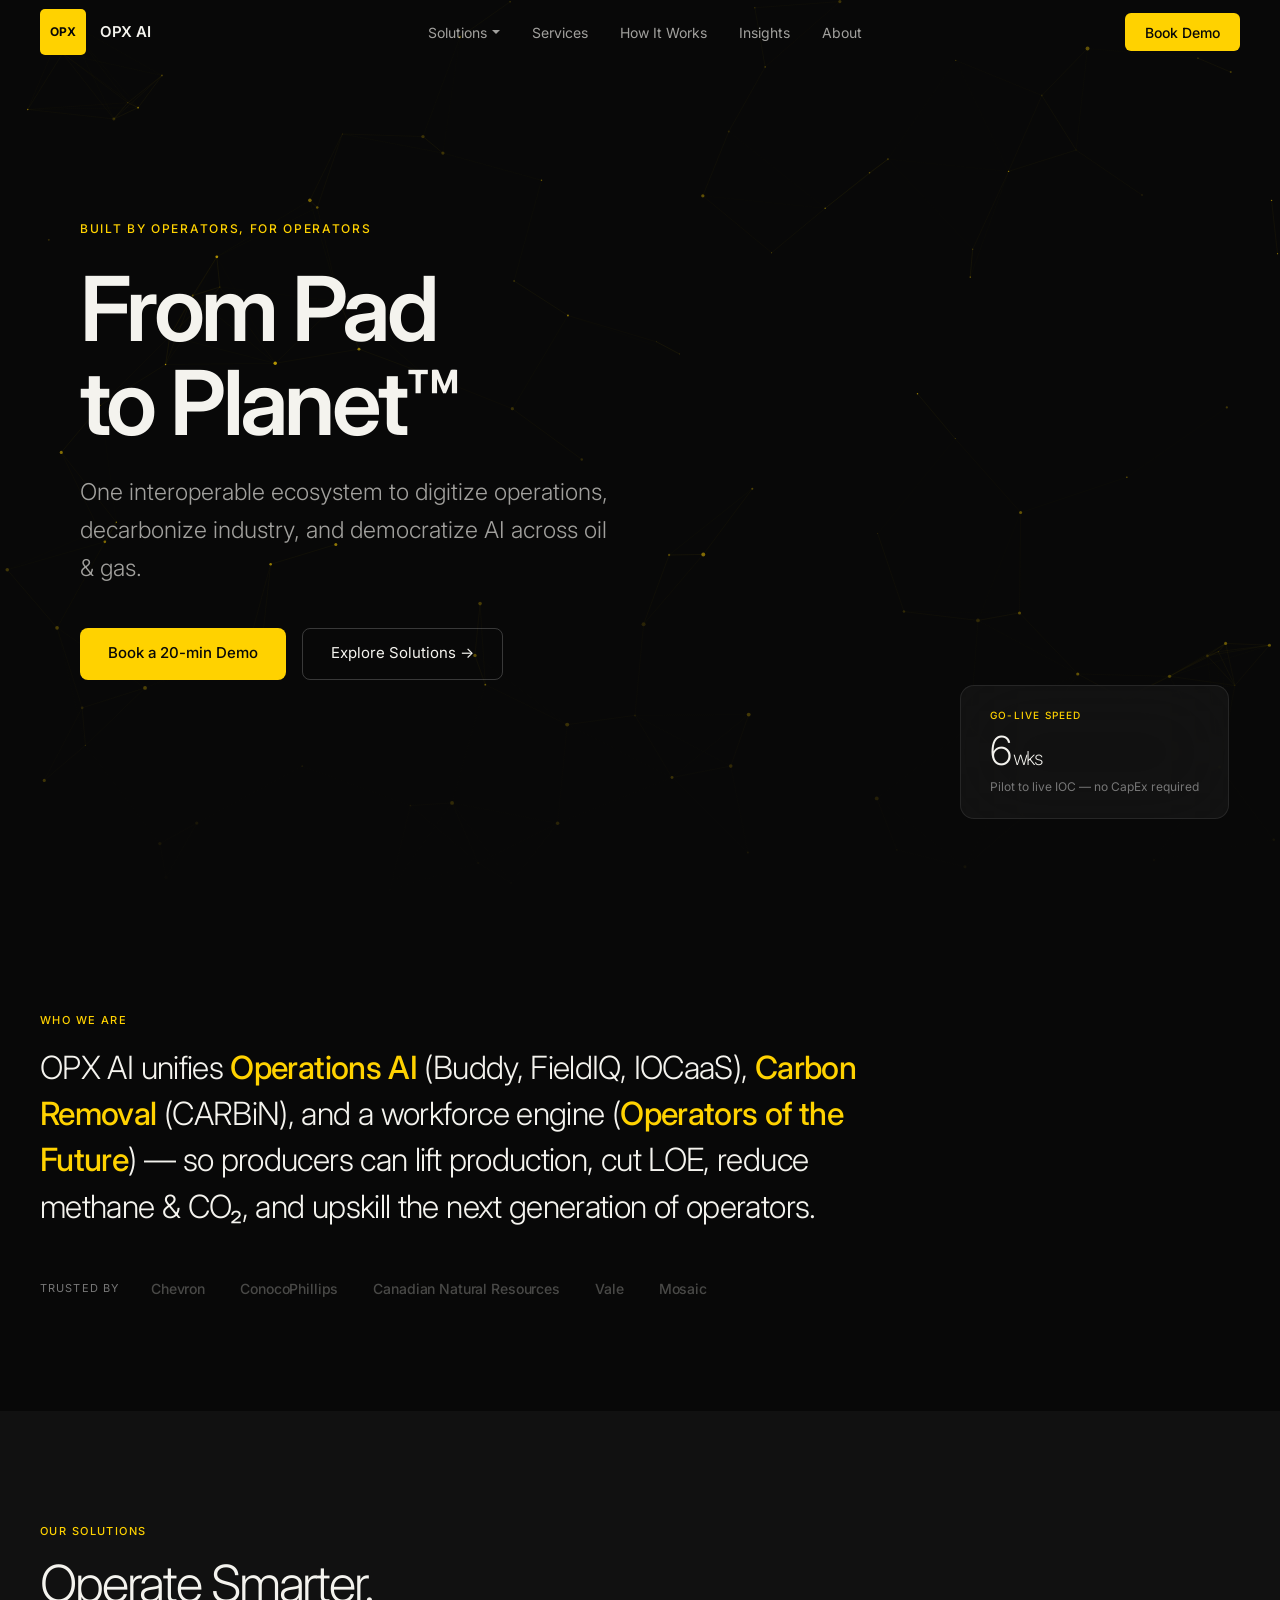
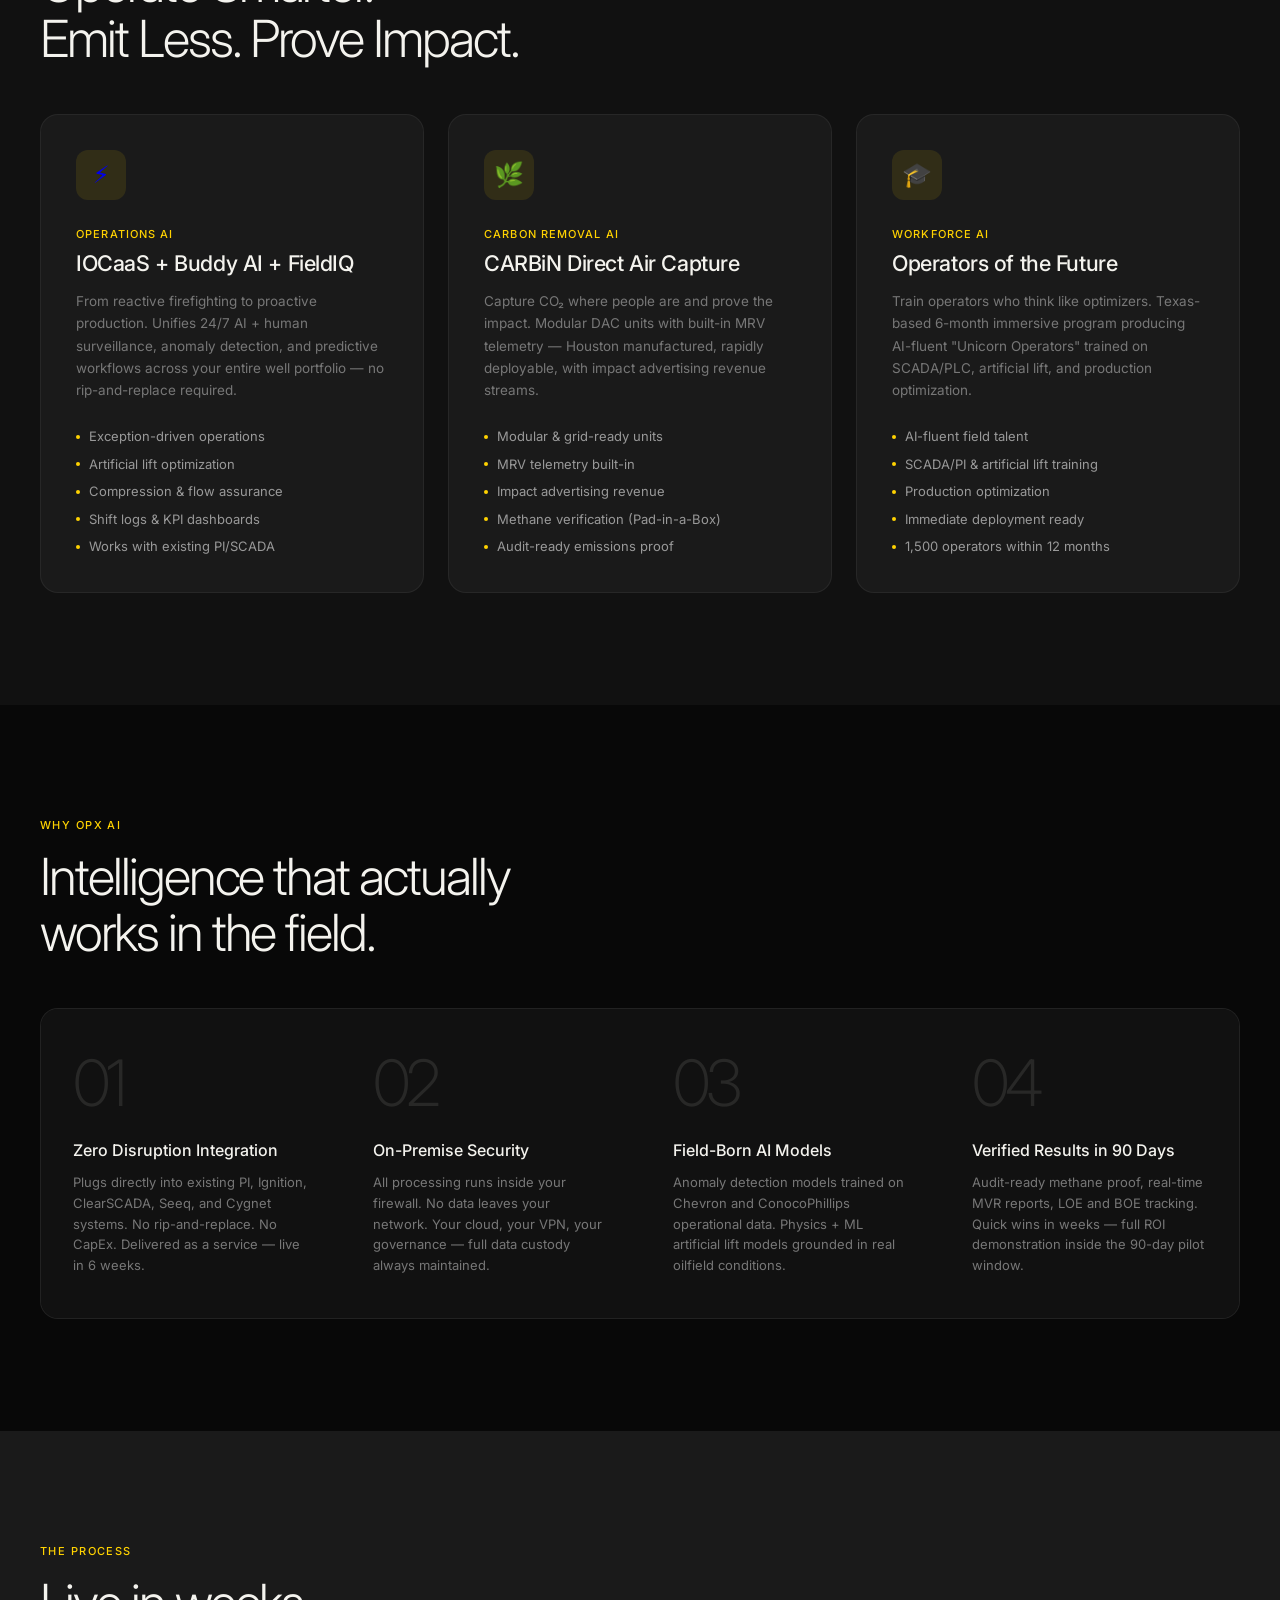
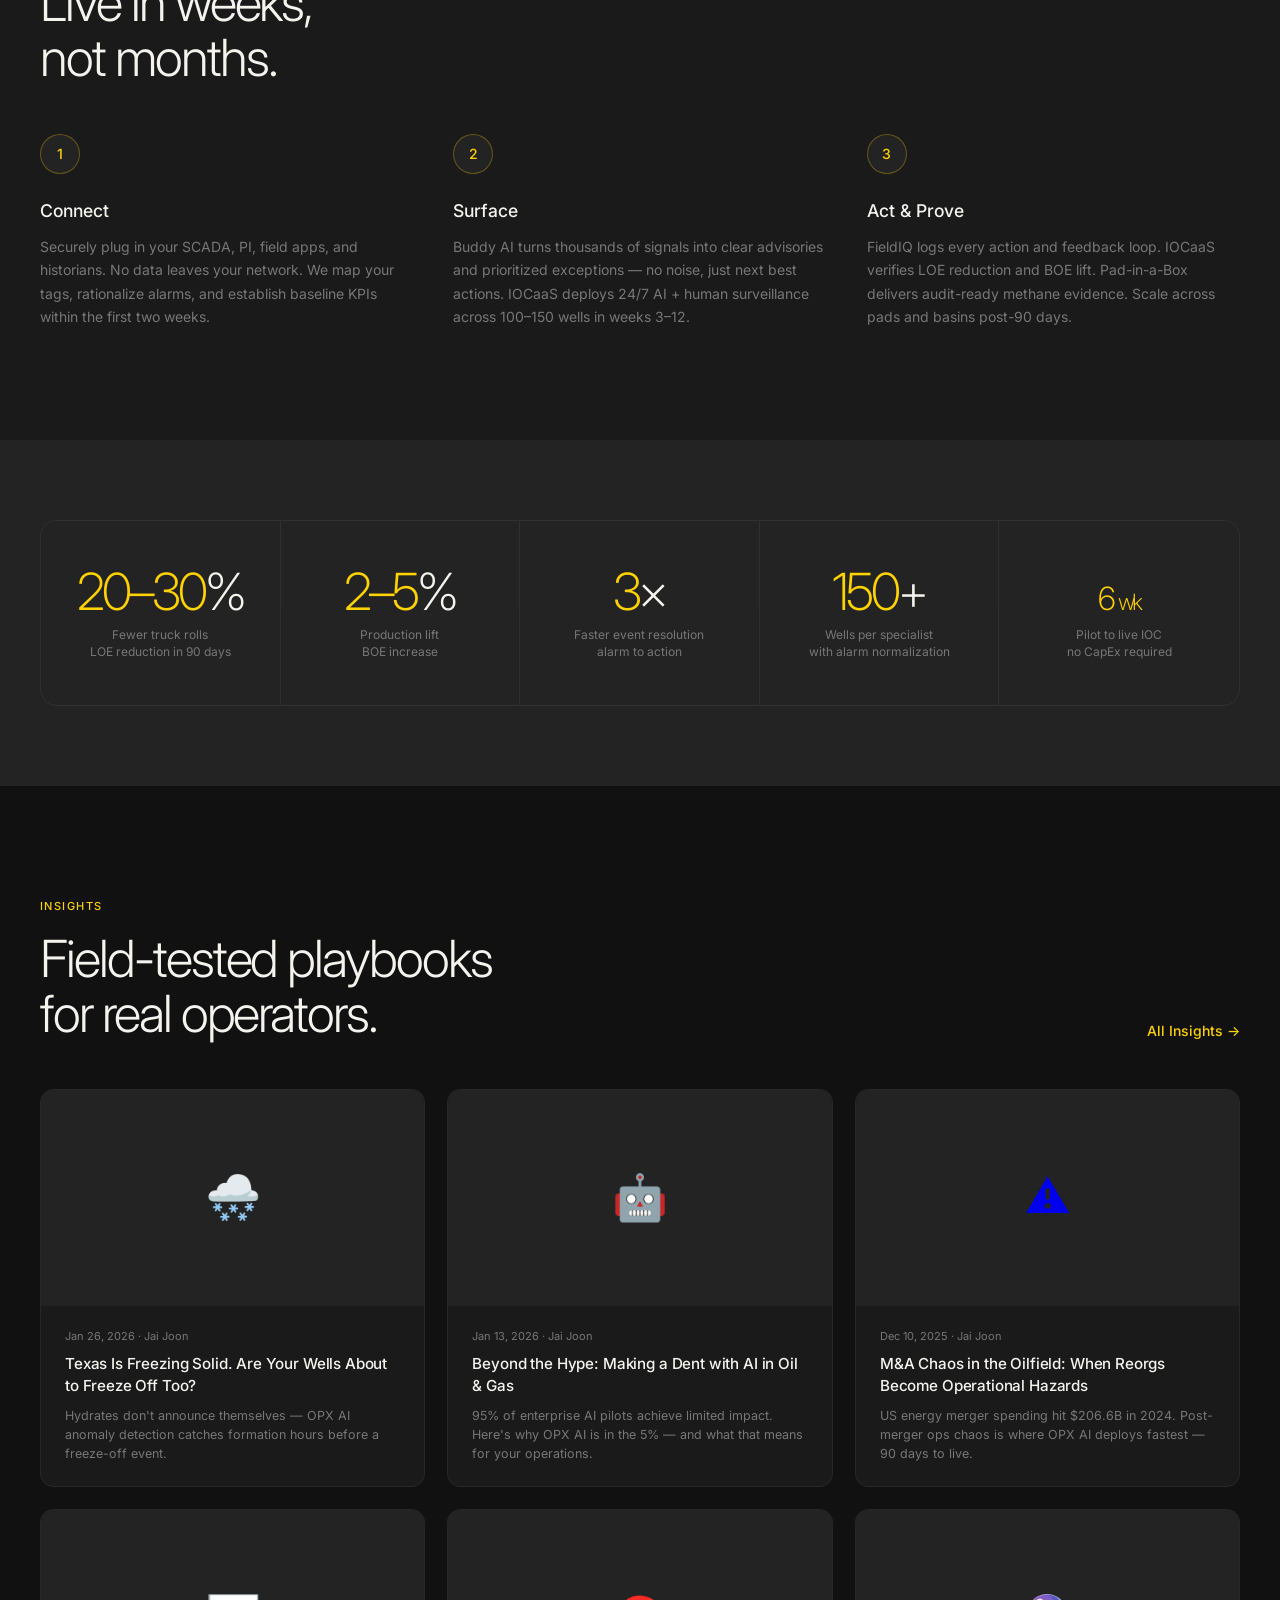
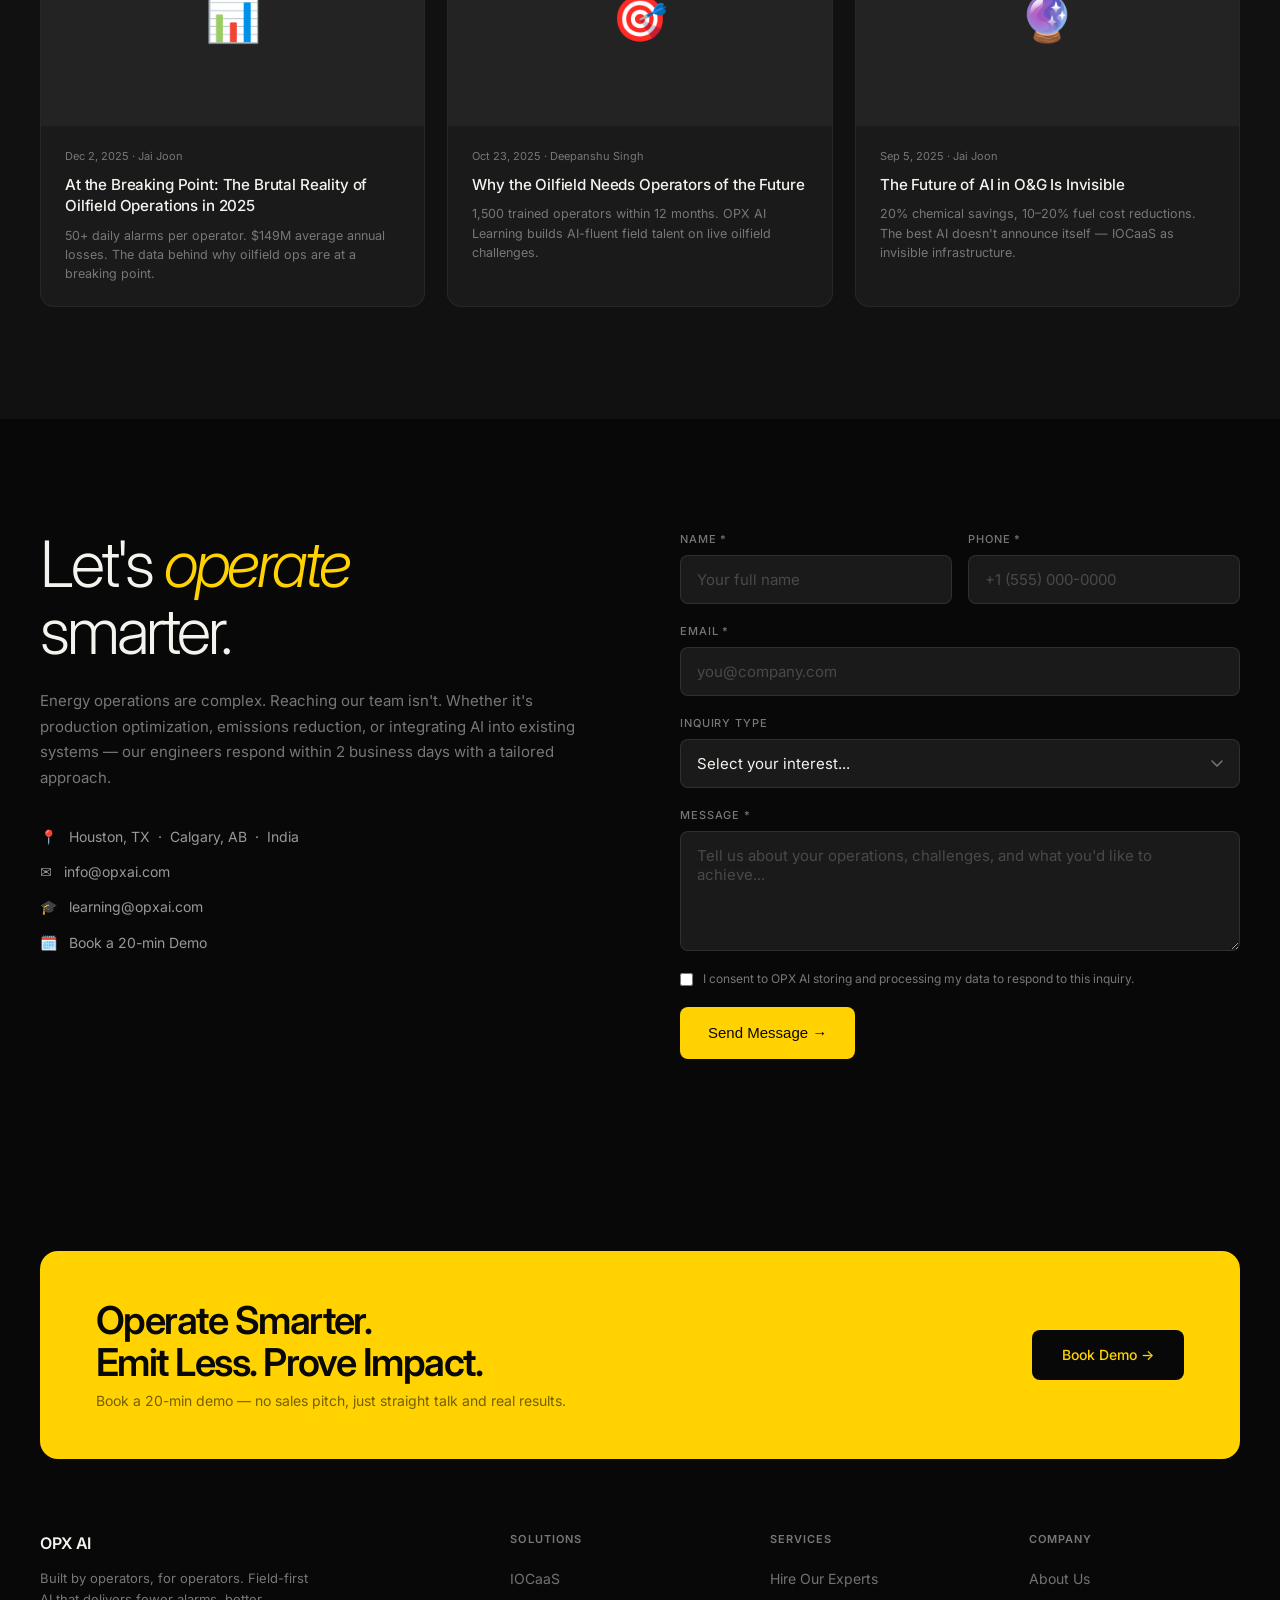
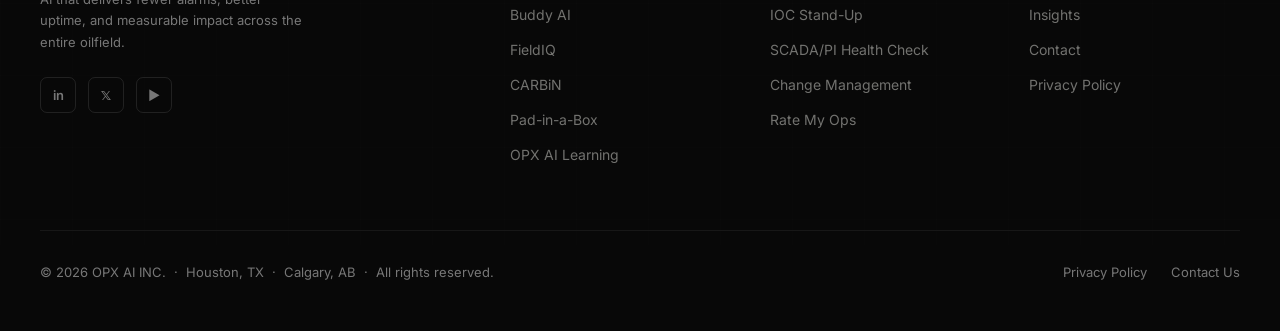
<file: OPX-AI/index.html>
<!DOCTYPE html>
<html lang="en">
<head>
  <meta charset="UTF-8">
  <meta name="viewport" content="width=device-width, initial-scale=1.0">
  <title>OPX AI — From Pad to Planet™ | Oilfield Operations AI</title>
  <meta name="description" content="OPX AI unifies Operations AI, Carbon Removal, and Workforce solutions to digitize oilfield operations, reduce emissions, and cut costs. Trusted by Chevron, ConocoPhillips, and Canadian Natural Resources.">
  <link rel="preconnect" href="https://fonts.googleapis.com">
  <link href="https://fonts.googleapis.com/css2?family=Inter:wght@300;400;500;600;700&display=swap" rel="stylesheet">
  <style>
    *, *::before, *::after { box-sizing: border-box; margin: 0; padding: 0; }

    :root {
      --black:      #080808;
      --yellow:     #FFD200;
      --off-white:  #F4F3EE;
      --dark-grey:  #111111;
      --mid-grey:   #777777;
      --silver:     #999999;
      --charcoal:   #1A1A1A;
      --arsenic:    #232323;
      --ease-out:   cubic-bezier(0.16, 1, 0.3, 1);
      --ease-inout: cubic-bezier(0.87, 0, 0.13, 1);
    }

    html { scroll-behavior: smooth; font-size: 16px; }

    body {
      background: var(--black);
      color: var(--off-white);
      font-family: 'Inter', system-ui, sans-serif;
      line-height: 1.5;
      overflow-x: hidden;
    }

    /* ── NAV ─────────────────────────────────────────── */
    .nav {
      position: fixed; top: 0; left: 0; right: 0; z-index: 100;
      display: flex; align-items: center; justify-content: space-between;
      padding: 0 2.5rem; height: 64px;
      transition: background .3s ease, border-color .3s ease;
    }
    .nav.scrolled {
      background: rgba(8,8,8,.96);
      backdrop-filter: blur(24px);
      border-bottom: 1px solid rgba(255,255,255,.06);
    }
    .nav-logo { display: flex; align-items: center; text-decoration: none; gap: 0; }
    .nav-logo-badge {
      width: 46px; height: 46px; background: var(--yellow);
      border-radius: 5px; display: flex; align-items: center; justify-content: center;
    }
    .nav-logo-badge span { font-size: 12px; font-weight: 700; color: var(--black); letter-spacing: -.02em; }
    .nav-logo-name {
      padding: 0 14px; font-size: 15px; font-weight: 600;
      color: var(--off-white); letter-spacing: -.02em;
    }
    .nav-links { display: flex; align-items: center; gap: 2rem; list-style: none; }
    .nav-link {
      color: rgba(244,243,238,.65); text-decoration: none;
      font-size: 14px; transition: color .2s;
    }
    .nav-link:hover { color: var(--off-white); }
    .nav-item { position: relative; }
    .nav-item > .nav-link {
      display: flex; align-items: center; gap: 5px; cursor: pointer;
    }
    .nav-item > .nav-link::after {
      content: ''; width: 0; height: 0;
      border-left: 4px solid transparent; border-right: 4px solid transparent;
      border-top: 4px solid currentColor; transition: transform .2s;
    }
    .nav-item:hover > .nav-link::after { transform: rotate(180deg); }
    .dropdown {
      position: absolute; top: calc(100% + 14px); left: 0;
      background: var(--charcoal); border: 1px solid rgba(255,255,255,.08);
      border-radius: 10px; padding: 8px 0; min-width: 200px;
      opacity: 0; visibility: hidden; transform: translateY(-8px);
      transition: all .22s var(--ease-out);
    }
    .nav-item:hover .dropdown { opacity: 1; visibility: visible; transform: translateY(0); }
    .dropdown a {
      display: block; padding: 10px 16px; color: var(--silver);
      text-decoration: none; font-size: 14px; transition: all .15s;
    }
    .dropdown a:hover { color: var(--off-white); background: rgba(255,255,255,.05); }
    .nav-cta {
      background: var(--yellow); color: var(--black); border: none;
      padding: 0 20px; height: 38px; border-radius: 6px;
      font-size: 14px; font-weight: 500; cursor: pointer; text-decoration: none;
      display: inline-flex; align-items: center; position: relative; overflow: hidden;
      transition: all .35s var(--ease-inout);
    }
    .nav-cta::before {
      content: ''; position: absolute; inset: 0;
      background: var(--black); transform: translateX(-101%);
      transition: transform .4s var(--ease-inout);
    }
    .nav-cta:hover::before { transform: translateX(0); }
    .nav-cta span { position: relative; z-index: 1; transition: color .4s; }
    .nav-cta:hover span { color: var(--yellow); }
    .nav-burger {
      display: none; width: 44px; height: 44px; background: var(--yellow);
      border: none; border-radius: 5px; cursor: pointer;
      flex-direction: column; align-items: center; justify-content: center; gap: 5px;
    }
    .nav-burger span { display: block; width: 20px; height: 2px; background: var(--black); transition: all .3s; }
    .mobile-menu {
      display: none; position: fixed; inset: 0; background: var(--black);
      z-index: 99; padding: 80px 2rem 2rem; flex-direction: column; gap: 0;
      overflow-y: auto;
    }
    .mobile-menu.open { display: flex; }
    .mobile-link {
      display: block; color: var(--off-white); text-decoration: none;
      font-size: clamp(1.8rem, 6vw, 2.5rem); font-weight: 300;
      letter-spacing: -.03em; border-bottom: 1px solid rgba(255,255,255,.07);
      padding: 1.2rem 0;
    }
    .mobile-link:hover { color: var(--yellow); }

    /* ── HERO ────────────────────────────────────────── */
    .hero {
      position: relative; height: 100lvh; min-height: 620px;
      display: flex; align-items: center; overflow: hidden;
    }
    #hero-canvas { position: absolute; inset: 0; width: 100%; height: 100%; }
    .hero-overlay {
      position: absolute; inset: 0;
      background: linear-gradient(to bottom, rgba(8,8,8,.3) 0%, transparent 35%, transparent 60%, var(--black) 100%);
    }
    .hero-content { position: relative; z-index: 2; padding: 0 2.5rem; max-width: 920px; }
    .hero-eyebrow {
      font-size: 12px; font-weight: 500; letter-spacing: .14em;
      text-transform: uppercase; color: var(--yellow); margin-bottom: 1.5rem;
    }
    .hero-h1 {
      font-size: clamp(3.2rem, 7vw, 8rem); font-weight: 300;
      letter-spacing: -.04em; line-height: 1.04; color: var(--off-white);
      margin-bottom: 1.5rem;
    }
    .hero-h1 strong { font-weight: 600; }
    .hero-sub {
      font-size: clamp(1.1rem, 2vw, 1.45rem); font-weight: 300;
      color: rgba(244,243,238,.65); max-width: 540px; line-height: 1.65;
      margin-bottom: 2.5rem;
    }
    .hero-btns { display: flex; gap: 1rem; flex-wrap: wrap; }
    .btn-primary {
      background: var(--yellow); color: var(--black);
      padding: 0 28px; height: 52px; border-radius: 8px;
      font-size: 15px; font-weight: 500; text-decoration: none;
      display: inline-flex; align-items: center; gap: 8px;
      border: none; cursor: pointer; position: relative; overflow: hidden;
      transition: all .35s var(--ease-inout);
    }
    .btn-primary::before {
      content: ''; position: absolute; inset: 0;
      background: var(--black); transform: translateX(-101%);
      transition: transform .4s var(--ease-inout);
    }
    .btn-primary:hover::before { transform: translateX(0); }
    .btn-primary > span { position: relative; z-index: 1; transition: color .4s; }
    .btn-primary:hover > span { color: var(--yellow); }
    .btn-ghost {
      background: transparent; color: var(--off-white);
      padding: 0 28px; height: 52px; border-radius: 8px;
      font-size: 15px; font-weight: 400; text-decoration: none;
      display: inline-flex; align-items: center; gap: 8px;
      border: 1px solid rgba(255,255,255,.2); transition: all .25s;
    }
    .btn-ghost:hover { border-color: rgba(255,255,255,.5); background: rgba(255,255,255,.05); }
    .hero-float {
      position: absolute; bottom: 9%; right: 4%; z-index: 2;
      background: rgba(20,20,20,.88); backdrop-filter: blur(40px);
      border: 1px solid rgba(255,255,255,.09); border-radius: 14px;
      padding: 1.4rem 1.8rem; max-width: 270px;
    }
    .hero-float-tag {
      font-size: 10px; font-weight: 500; letter-spacing: .12em;
      text-transform: uppercase; color: var(--yellow); margin-bottom: .5rem;
    }
    .hero-float-val {
      font-size: 2.5rem; font-weight: 250; letter-spacing: -.05em;
      color: var(--off-white); line-height: 1;
    }
    .hero-float-val em { font-size: 1.2rem; font-style: normal; }
    .hero-float-sub { font-size: 12px; color: var(--mid-grey); margin-top: .4rem; }

    /* ── SHARED LAYOUT ───────────────────────────────── */
    section { padding: 7rem 2.5rem; }
    .container { max-width: 1280px; margin: 0 auto; }
    .section-tag {
      font-size: 11px; font-weight: 500; letter-spacing: .13em;
      text-transform: uppercase; color: var(--yellow); margin-bottom: 1rem;
    }
    .section-title {
      font-size: clamp(2rem, 4vw, 3.6rem); font-weight: 300;
      letter-spacing: -.04em; line-height: 1.08; color: var(--off-white);
    }

    /* ── OVERVIEW ────────────────────────────────────── */
    .overview { background: var(--black); }
    .overview-text {
      font-size: clamp(1.35rem, 2.5vw, 2.1rem); font-weight: 300;
      letter-spacing: -.02em; line-height: 1.45; color: var(--off-white);
      max-width: 860px; margin-top: .6rem;
    }
    .overview-text strong { color: var(--yellow); font-weight: 500; }
    .trust-row { display: flex; align-items: center; gap: 2rem; flex-wrap: wrap; margin-top: 3rem; }
    .trust-label { font-size: 11px; letter-spacing: .1em; text-transform: uppercase; color: var(--mid-grey); }
    .trust-names { display: flex; gap: 2.2rem; flex-wrap: wrap; align-items: center; }
    .trust-name {
      font-size: 14px; font-weight: 500; color: rgba(244,243,238,.28);
      letter-spacing: -.01em; transition: color .2s;
    }
    .trust-name:hover { color: rgba(244,243,238,.65); }

    /* ── SOLUTIONS ───────────────────────────────────── */
    .solutions { background: var(--dark-grey); }
    .solutions-grid { display: grid; grid-template-columns: repeat(3,1fr); gap: 1.5rem; margin-top: 3rem; }
    .sol-card {
      background: var(--charcoal); border: 1px solid rgba(255,255,255,.06);
      border-radius: 18px; padding: 2.2rem; transition: all .3s var(--ease-out);
      text-decoration: none; display: block; cursor: pointer;
    }
    .sol-card:hover { border-color: rgba(255,210,0,.28); transform: translateY(-5px); }
    .sol-icon {
      width: 50px; height: 50px; border-radius: 12px;
      background: rgba(255,210,0,.1); display: flex; align-items: center;
      justify-content: center; font-size: 24px; margin-bottom: 1.6rem;
    }
    .sol-tag {
      font-size: 11px; font-weight: 500; letter-spacing: .1em;
      text-transform: uppercase; color: var(--yellow); margin-bottom: .5rem;
    }
    .sol-name {
      font-size: 1.35rem; font-weight: 500; letter-spacing: -.02em;
      color: var(--off-white); margin-bottom: .8rem; line-height: 1.25;
    }
    .sol-desc { font-size: 13.5px; color: var(--mid-grey); line-height: 1.65; margin-bottom: 1.6rem; }
    .sol-features { list-style: none; display: flex; flex-direction: column; gap: .5rem; }
    .sol-features li {
      font-size: 13px; color: var(--silver);
      display: flex; align-items: center; gap: .55rem;
    }
    .sol-features li::before {
      content: ''; width: 4px; height: 4px; border-radius: 50%;
      background: var(--yellow); flex-shrink: 0;
    }

    /* ── TECHNOLOGY PILLARS ──────────────────────────── */
    .technology { background: var(--black); }
    .tech-grid {
      display: grid; grid-template-columns: repeat(4,1fr);
      margin-top: 3rem; border-radius: 18px; overflow: hidden;
      border: 1px solid rgba(255,255,255,.07);
      background: rgba(255,255,255,.04);
      gap: 1px;
    }
    .tech-cell {
      background: var(--dark-grey); padding: 2.6rem 2rem;
      transition: background .3s;
    }
    .tech-cell:hover { background: var(--charcoal); }
    .tech-num {
      font-size: 4rem; font-weight: 250; letter-spacing: -.06em;
      color: rgba(244,243,238,.1); line-height: 1; margin-bottom: 1.6rem;
    }
    .tech-name { font-size: 1rem; font-weight: 500; color: var(--off-white); margin-bottom: .7rem; line-height: 1.3; }
    .tech-desc { font-size: 13px; color: var(--mid-grey); line-height: 1.6; }

    /* ── HOW IT WORKS ────────────────────────────────── */
    .how { background: var(--charcoal); }
    .steps { display: grid; grid-template-columns: repeat(3,1fr); gap: 2.5rem; margin-top: 3rem; }
    .step-num {
      width: 40px; height: 40px; border-radius: 50%;
      background: var(--arsenic); border: 1px solid rgba(255,210,0,.3);
      display: flex; align-items: center; justify-content: center;
      font-size: 14px; font-weight: 500; color: var(--yellow); margin-bottom: 1.5rem;
    }
    .step-name { font-size: 1.1rem; font-weight: 500; color: var(--off-white); margin-bottom: .7rem; }
    .step-desc { font-size: 14px; color: var(--mid-grey); line-height: 1.65; }

    /* ── METRICS ─────────────────────────────────────── */
    .metrics { background: var(--arsenic); padding: 5rem 2.5rem; }
    .metrics-grid {
      display: grid; grid-template-columns: repeat(5,1fr);
      gap: 0; border: 1px solid rgba(255,255,255,.06);
      border-radius: 16px; overflow: hidden;
    }
    .metric {
      padding: 2.8rem 2rem; text-align: center;
      border-right: 1px solid rgba(255,255,255,.06);
    }
    .metric:last-child { border-right: none; }
    .metric-val {
      font-size: clamp(2.2rem, 4vw, 4rem); font-weight: 250;
      letter-spacing: -.06em; color: var(--off-white); line-height: 1; margin-bottom: .55rem;
    }
    .metric-val span { color: var(--yellow); }
    .metric-lbl { font-size: 12px; color: var(--mid-grey); line-height: 1.45; }

    /* ── INSIGHTS ────────────────────────────────────── */
    .insights { background: var(--dark-grey); }
    .insights-head {
      display: flex; justify-content: space-between;
      align-items: flex-end; margin-bottom: 3rem; flex-wrap: wrap; gap: 1rem;
    }
    .insights-all {
      color: var(--yellow); text-decoration: none; font-size: 14px;
      font-weight: 500; display: flex; align-items: center; gap: 6px;
      transition: gap .2s;
    }
    .insights-all:hover { gap: 12px; }
    .insights-grid {
      display: grid; grid-template-columns: repeat(3,1fr); gap: 1.4rem;
    }
    .insight-card {
      background: var(--charcoal); border: 1px solid rgba(255,255,255,.06);
      border-radius: 14px; overflow: hidden; text-decoration: none; display: block;
      transition: all .3s var(--ease-out);
    }
    .insight-card:hover { border-color: rgba(255,210,0,.2); transform: translateY(-4px); }
    .insight-thumb {
      width: 100%; aspect-ratio: 16/9; background: var(--arsenic);
      display: flex; align-items: center; justify-content: center;
      font-size: 2.8rem; overflow: hidden;
    }
    .insight-body { padding: 1.4rem 1.5rem; }
    .insight-date { font-size: 11px; color: var(--mid-grey); margin-bottom: .55rem; }
    .insight-title {
      font-size: .95rem; font-weight: 500; color: var(--off-white);
      line-height: 1.4; margin-bottom: .6rem; letter-spacing: -.01em;
    }
    .insight-excerpt { font-size: 12.5px; color: var(--mid-grey); line-height: 1.55; }

    /* ── CONTACT ─────────────────────────────────────── */
    .contact { background: var(--black); }
    .contact-grid { display: grid; grid-template-columns: 1fr 1fr; gap: 5rem; }
    .contact-h2 {
      font-size: clamp(2.5rem, 5vw, 5.5rem); font-weight: 300;
      letter-spacing: -.05em; line-height: 1.04; color: var(--off-white); margin-bottom: 1.5rem;
    }
    .contact-h2 em { font-style: italic; color: var(--yellow); }
    .contact-desc { font-size: 15px; color: var(--mid-grey); line-height: 1.7; margin-bottom: 2.2rem; }
    .contact-info { display: flex; flex-direction: column; gap: .9rem; }
    .cinfo {
      display: flex; align-items: center; gap: .75rem;
      font-size: 14px; color: var(--silver);
    }
    .cinfo a { color: var(--silver); text-decoration: none; transition: color .2s; }
    .cinfo a:hover { color: var(--yellow); }
    .contact-form { display: flex; flex-direction: column; gap: 1.2rem; }
    .form-row { display: grid; grid-template-columns: 1fr 1fr; gap: 1rem; }
    .form-group { display: flex; flex-direction: column; gap: .45rem; }
    .form-lbl {
      font-size: 11px; font-weight: 500; letter-spacing: .08em;
      text-transform: uppercase; color: var(--mid-grey);
    }
    .form-ctrl {
      background: var(--charcoal); border: 1px solid rgba(255,255,255,.09);
      border-radius: 8px; padding: 14px 16px; color: var(--off-white);
      font-family: inherit; font-size: 15px; outline: none;
      transition: border-color .2s; width: 100%;
    }
    .form-ctrl:focus { border-color: var(--yellow); }
    .form-ctrl::placeholder { color: rgba(244,243,238,.22); }
    textarea.form-ctrl { resize: vertical; min-height: 120px; }
    select.form-ctrl {
      -webkit-appearance: none; appearance: none;
      background-image: url("data:image/svg+xml,%3Csvg xmlns='http://www.w3.org/2000/svg' width='12' height='7'%3E%3Cpath d='M1 1l5 5 5-5' stroke='%23777' fill='none' stroke-width='1.5' stroke-linecap='round'/%3E%3C/svg%3E");
      background-repeat: no-repeat; background-position: right 16px center;
    }
    select.form-ctrl option { background: var(--charcoal); }
    .form-check { display: flex; align-items: flex-start; gap: 10px; cursor: pointer; }
    .form-check input { accent-color: var(--yellow); margin-top: 3px; flex-shrink: 0; }
    .form-check span { font-size: 12px; color: var(--mid-grey); line-height: 1.5; }

    /* ── FOOTER ──────────────────────────────────────── */
    footer { background: var(--black); position: relative; overflow: hidden; }
    .footer-bg {
      position: absolute; inset: 0;
      background-image:
        linear-gradient(rgba(255,255,255,.018) 1px, transparent 1px),
        linear-gradient(90deg, rgba(255,255,255,.018) 1px, transparent 1px);
      background-size: 72px 72px;
      -webkit-mask-image: linear-gradient(to bottom, transparent 0%, rgba(0,0,0,.4) 15%, rgba(0,0,0,.4) 85%, transparent 100%);
      mask-image: linear-gradient(to bottom, transparent 0%, rgba(0,0,0,.4) 15%, rgba(0,0,0,.4) 85%, transparent 100%);
    }
    .footer-inner { position: relative; z-index: 1; padding: 5rem 2.5rem 3rem; max-width: 1280px; margin: 0 auto; }
    .footer-cta-box {
      background: var(--yellow); border-radius: 18px;
      padding: 3rem 3.5rem; display: flex;
      justify-content: space-between; align-items: center;
      gap: 2rem; margin-bottom: 4.5rem;
    }
    .footer-cta-left h3 {
      font-size: clamp(1.5rem, 3vw, 2.8rem); font-weight: 600;
      letter-spacing: -.04em; color: var(--black); line-height: 1.1; margin-bottom: .4rem;
    }
    .footer-cta-left p { font-size: 14px; color: rgba(0,0,0,.55); }
    .btn-dark {
      background: var(--black); color: var(--yellow);
      padding: 0 30px; height: 50px; border-radius: 8px;
      font-size: 14px; font-weight: 500; text-decoration: none;
      display: inline-flex; align-items: center; gap: 8px;
      transition: background .2s; flex-shrink: 0; white-space: nowrap;
    }
    .btn-dark:hover { background: #1a1a1a; }
    .footer-cols { display: grid; grid-template-columns: 2fr 1fr 1fr 1fr; gap: 3rem; margin-bottom: 4rem; }
    .footer-brand-col h4 {
      font-size: 1rem; font-weight: 600; letter-spacing: -.02em;
      color: var(--off-white); margin-bottom: .8rem;
    }
    .footer-brand-col p {
      font-size: 13px; color: var(--mid-grey); line-height: 1.65;
      max-width: 270px; margin-bottom: 1.5rem;
    }
    .socials { display: flex; gap: .75rem; }
    .social-btn {
      width: 36px; height: 36px; border: 1px solid rgba(255,255,255,.1);
      border-radius: 7px; display: flex; align-items: center; justify-content: center;
      color: var(--mid-grey); text-decoration: none; font-size: 13px; font-weight: 600;
      transition: all .2s;
    }
    .social-btn:hover { border-color: var(--yellow); color: var(--yellow); }
    .footer-col h5 {
      font-size: 11px; font-weight: 600; letter-spacing: .1em;
      text-transform: uppercase; color: var(--mid-grey); margin-bottom: 1.2rem;
    }
    .footer-col ul { list-style: none; display: flex; flex-direction: column; gap: .7rem; }
    .footer-col ul li a {
      color: rgba(244,243,238,.45); text-decoration: none; font-size: 14px; transition: color .2s;
    }
    .footer-col ul li a:hover { color: var(--off-white); }
    .footer-bottom {
      border-top: 1px solid rgba(255,255,255,.06); padding-top: 2rem;
      display: flex; justify-content: space-between; align-items: center;
      flex-wrap: wrap; gap: 1rem;
    }
    .footer-copy { font-size: 13px; color: var(--mid-grey); }
    .footer-legal { display: flex; gap: 1.5rem; }
    .footer-legal a { font-size: 13px; color: var(--mid-grey); text-decoration: none; transition: color .2s; }
    .footer-legal a:hover { color: var(--off-white); }

    /* ── SCROLL ANIMATIONS ───────────────────────────── */
    .fade { opacity: 0; transform: translateY(28px); transition: opacity .7s var(--ease-out), transform .7s var(--ease-out); }
    .fade.in { opacity: 1; transform: translateY(0); }

    /* ── RESPONSIVE ──────────────────────────────────── */
    @media (max-width: 1100px) {
      .tech-grid { grid-template-columns: repeat(2,1fr); }
      .metrics-grid { grid-template-columns: repeat(3,1fr); }
      .metrics-grid .metric:nth-child(3) { border-right: none; }
    }
    @media (max-width: 900px) {
      .footer-cols { grid-template-columns: 1fr 1fr; }
      .footer-cta-box { flex-direction: column; text-align: center; }
    }
    @media (max-width: 834px) {
      .nav-links, .nav-cta { display: none; }
      .nav-burger { display: flex; }
      .solutions-grid, .insights-grid, .steps, .contact-grid { grid-template-columns: 1fr; }
      .contact-grid { gap: 3rem; }
      .hero-float { display: none; }
      .form-row { grid-template-columns: 1fr; }
      .metrics-grid { grid-template-columns: repeat(2,1fr); }
      .metrics-grid .metric { border-right: none; border-bottom: 1px solid rgba(255,255,255,.06); }
      .metrics-grid .metric:last-child { border-bottom: none; }
      section { padding: 4.5rem 1.5rem; }
      .footer-inner { padding: 3.5rem 1.5rem 2rem; }
    }
    @media (max-width: 520px) {
      .footer-cols { grid-template-columns: 1fr; }
      .footer-bottom { flex-direction: column; text-align: center; }
      .metrics-grid { grid-template-columns: 1fr; }
    }
  </style>
</head>
<body>

<!-- ── NAVIGATION ─────────────────────────────────────── -->
<nav class="nav" id="nav">
  <a href="#" class="nav-logo">
    <div class="nav-logo-badge"><span>OPX</span></div>
    <span class="nav-logo-name">OPX AI</span>
  </a>

  <ul class="nav-links">
    <li class="nav-item">
      <span class="nav-link">Solutions</span>
      <div class="dropdown">
        <a href="#solutions">Buddy AI</a>
        <a href="#solutions">IOCaaS</a>
        <a href="#solutions">CARBiN</a>
        <a href="#solutions">FieldIQ</a>
        <a href="#solutions">Pad-in-a-Box</a>
        <a href="#solutions">OPX AI Learning</a>
      </div>
    </li>
    <li><a href="#technology" class="nav-link">Services</a></li>
    <li><a href="#how" class="nav-link">How It Works</a></li>
    <li><a href="#insights" class="nav-link">Insights</a></li>
    <li><a href="#contact" class="nav-link">About</a></li>
  </ul>

  <a href="#contact" class="nav-cta"><span>Book Demo</span></a>
  <button class="nav-burger" id="burger" aria-label="Open menu">
    <span></span><span></span><span></span>
  </button>
</nav>

<!-- ── MOBILE MENU ────────────────────────────────────── -->
<div class="mobile-menu" id="mobileMenu">
  <a href="#" class="mobile-link" onclick="closeMobile()">Home</a>
  <a href="#solutions" class="mobile-link" onclick="closeMobile()">Solutions</a>
  <a href="#technology" class="mobile-link" onclick="closeMobile()">Services</a>
  <a href="#how" class="mobile-link" onclick="closeMobile()">How It Works</a>
  <a href="#insights" class="mobile-link" onclick="closeMobile()">Insights</a>
  <a href="#contact" class="mobile-link" onclick="closeMobile()">Book Demo</a>
</div>

<!-- ── HERO ───────────────────────────────────────────── -->
<section class="hero" id="home">
  <canvas id="hero-canvas"></canvas>
  <div class="hero-overlay"></div>

  <div class="hero-content">
    <p class="hero-eyebrow">Built by Operators, For Operators</p>
    <h1 class="hero-h1">
      <strong>From Pad<br>to Planet™</strong>
    </h1>
    <p class="hero-sub">One interoperable ecosystem to digitize operations, decarbonize industry, and democratize AI across oil &amp; gas.</p>
    <div class="hero-btns">
      <a href="#contact" class="btn-primary"><span>Book a 20-min Demo</span></a>
      <a href="#solutions" class="btn-ghost">Explore Solutions →</a>
    </div>
  </div>

  <div class="hero-float">
    <div class="hero-float-tag">Go-Live Speed</div>
    <div class="hero-float-val">6<em> wks</em></div>
    <div class="hero-float-sub">Pilot to live IOC — no CapEx required</div>
  </div>
</section>

<!-- ── OVERVIEW ───────────────────────────────────────── -->
<section class="overview">
  <div class="container">
    <div class="fade">
      <p class="section-tag">Who We Are</p>
      <p class="overview-text">
        OPX AI unifies <strong>Operations AI</strong> (Buddy, FieldIQ, IOCaaS),
        <strong>Carbon Removal</strong> (CARBiN), and a workforce engine
        (<strong>Operators of the Future</strong>) — so producers can lift
        production, cut LOE, reduce methane &amp; CO₂, and upskill the next
        generation of operators.
      </p>
      <div class="trust-row">
        <span class="trust-label">Trusted By</span>
        <div class="trust-names">
          <span class="trust-name">Chevron</span>
          <span class="trust-name">ConocoPhillips</span>
          <span class="trust-name">Canadian Natural Resources</span>
          <span class="trust-name">Vale</span>
          <span class="trust-name">Mosaic</span>
        </div>
      </div>
    </div>
  </div>
</section>

<!-- ── SOLUTIONS ──────────────────────────────────────── -->
<section class="solutions" id="solutions">
  <div class="container">
    <div class="fade">
      <p class="section-tag">Our Solutions</p>
      <h2 class="section-title">Operate Smarter.<br>Emit Less. Prove Impact.</h2>
    </div>

    <div class="solutions-grid">
      <a href="#contact" class="sol-card fade" style="transition-delay:.05s">
        <div class="sol-icon">⚡</div>
        <div class="sol-tag">Operations AI</div>
        <h3 class="sol-name">IOCaaS + Buddy AI + FieldIQ</h3>
        <p class="sol-desc">From reactive firefighting to proactive production. Unifies 24/7 AI + human surveillance, anomaly detection, and predictive workflows across your entire well portfolio — no rip-and-replace required.</p>
        <ul class="sol-features">
          <li>Exception-driven operations</li>
          <li>Artificial lift optimization</li>
          <li>Compression &amp; flow assurance</li>
          <li>Shift logs &amp; KPI dashboards</li>
          <li>Works with existing PI/SCADA</li>
        </ul>
      </a>

      <a href="#contact" class="sol-card fade" style="transition-delay:.12s">
        <div class="sol-icon">🌿</div>
        <div class="sol-tag">Carbon Removal AI</div>
        <h3 class="sol-name">CARBiN Direct Air Capture</h3>
        <p class="sol-desc">Capture CO₂ where people are and prove the impact. Modular DAC units with built-in MRV telemetry — Houston manufactured, rapidly deployable, with impact advertising revenue streams.</p>
        <ul class="sol-features">
          <li>Modular &amp; grid-ready units</li>
          <li>MRV telemetry built-in</li>
          <li>Impact advertising revenue</li>
          <li>Methane verification (Pad-in-a-Box)</li>
          <li>Audit-ready emissions proof</li>
        </ul>
      </a>

      <a href="#contact" class="sol-card fade" style="transition-delay:.2s">
        <div class="sol-icon">🎓</div>
        <div class="sol-tag">Workforce AI</div>
        <h3 class="sol-name">Operators of the Future</h3>
        <p class="sol-desc">Train operators who think like optimizers. Texas-based 6-month immersive program producing AI-fluent "Unicorn Operators" trained on SCADA/PLC, artificial lift, and production optimization.</p>
        <ul class="sol-features">
          <li>AI-fluent field talent</li>
          <li>SCADA/PI &amp; artificial lift training</li>
          <li>Production optimization</li>
          <li>Immediate deployment ready</li>
          <li>1,500 operators within 12 months</li>
        </ul>
      </a>
    </div>
  </div>
</section>

<!-- ── TECHNOLOGY PILLARS ──────────────────────────────── -->
<section class="technology" id="technology">
  <div class="container">
    <div class="fade">
      <p class="section-tag">Why OPX AI</p>
      <h2 class="section-title">Intelligence that actually<br>works in the field.</h2>
    </div>
    <div class="tech-grid fade">
      <div class="tech-cell">
        <div class="tech-num">01</div>
        <h3 class="tech-name">Zero Disruption Integration</h3>
        <p class="tech-desc">Plugs directly into existing PI, Ignition, ClearSCADA, Seeq, and Cygnet systems. No rip-and-replace. No CapEx. Delivered as a service — live in 6 weeks.</p>
      </div>
      <div class="tech-cell">
        <div class="tech-num">02</div>
        <h3 class="tech-name">On-Premise Security</h3>
        <p class="tech-desc">All processing runs inside your firewall. No data leaves your network. Your cloud, your VPN, your governance — full data custody always maintained.</p>
      </div>
      <div class="tech-cell">
        <div class="tech-num">03</div>
        <h3 class="tech-name">Field-Born AI Models</h3>
        <p class="tech-desc">Anomaly detection models trained on Chevron and ConocoPhillips operational data. Physics + ML artificial lift models grounded in real oilfield conditions.</p>
      </div>
      <div class="tech-cell">
        <div class="tech-num">04</div>
        <h3 class="tech-name">Verified Results in 90 Days</h3>
        <p class="tech-desc">Audit-ready methane proof, real-time MVR reports, LOE and BOE tracking. Quick wins in weeks — full ROI demonstration inside the 90-day pilot window.</p>
      </div>
    </div>
  </div>
</section>

<!-- ── HOW IT WORKS ────────────────────────────────────── -->
<section class="how" id="how">
  <div class="container">
    <div class="fade">
      <p class="section-tag">The Process</p>
      <h2 class="section-title">Live in weeks,<br>not months.</h2>
    </div>
    <div class="steps fade">
      <div>
        <div class="step-num">1</div>
        <h3 class="step-name">Connect</h3>
        <p class="step-desc">Securely plug in your SCADA, PI, field apps, and historians. No data leaves your network. We map your tags, rationalize alarms, and establish baseline KPIs within the first two weeks.</p>
      </div>
      <div>
        <div class="step-num">2</div>
        <h3 class="step-name">Surface</h3>
        <p class="step-desc">Buddy AI turns thousands of signals into clear advisories and prioritized exceptions — no noise, just next best actions. IOCaaS deploys 24/7 AI + human surveillance across 100–150 wells in weeks 3–12.</p>
      </div>
      <div>
        <div class="step-num">3</div>
        <h3 class="step-name">Act &amp; Prove</h3>
        <p class="step-desc">FieldIQ logs every action and feedback loop. IOCaaS verifies LOE reduction and BOE lift. Pad-in-a-Box delivers audit-ready methane evidence. Scale across pads and basins post-90 days.</p>
      </div>
    </div>
  </div>
</section>

<!-- ── METRICS ─────────────────────────────────────────── -->
<section class="metrics">
  <div class="container">
    <div class="metrics-grid fade">
      <div class="metric">
        <div class="metric-val"><span>20–30</span>%</div>
        <div class="metric-lbl">Fewer truck rolls<br>LOE reduction in 90 days</div>
      </div>
      <div class="metric">
        <div class="metric-val"><span>2–5</span>%</div>
        <div class="metric-lbl">Production lift<br>BOE increase</div>
      </div>
      <div class="metric">
        <div class="metric-val"><span>3</span>×</div>
        <div class="metric-lbl">Faster event resolution<br>alarm to action</div>
      </div>
      <div class="metric">
        <div class="metric-val"><span>150</span>+</div>
        <div class="metric-lbl">Wells per specialist<br>with alarm normalization</div>
      </div>
      <div class="metric">
        <div class="metric-val"><span style="font-size:2rem">6 </span><span style="font-size:1.4rem">wk</span></div>
        <div class="metric-lbl">Pilot to live IOC<br>no CapEx required</div>
      </div>
    </div>
  </div>
</section>

<!-- ── INSIGHTS ───────────────────────────────────────── -->
<section class="insights" id="insights">
  <div class="container">
    <div class="insights-head fade">
      <div>
        <p class="section-tag">Insights</p>
        <h2 class="section-title">Field-tested playbooks<br>for real operators.</h2>
      </div>
      <a href="https://www.opxai.com/insights/" target="_blank" class="insights-all">All Insights →</a>
    </div>

    <div class="insights-grid fade">
      <a href="https://www.opxai.com/texas-oil-and-gas-freeze-offs/" target="_blank" class="insight-card">
        <div class="insight-thumb">🌨️</div>
        <div class="insight-body">
          <p class="insight-date">Jan 26, 2026 · Jai Joon</p>
          <h3 class="insight-title">Texas Is Freezing Solid. Are Your Wells About to Freeze Off Too?</h3>
          <p class="insight-excerpt">Hydrates don't announce themselves — OPX AI anomaly detection catches formation hours before a freeze-off event.</p>
        </div>
      </a>

      <a href="https://www.opxai.com/beyond-the-hype-making-a-dent-with-ai-in-oil-gas/" target="_blank" class="insight-card">
        <div class="insight-thumb">🤖</div>
        <div class="insight-body">
          <p class="insight-date">Jan 13, 2026 · Jai Joon</p>
          <h3 class="insight-title">Beyond the Hype: Making a Dent with AI in Oil &amp; Gas</h3>
          <p class="insight-excerpt">95% of enterprise AI pilots achieve limited impact. Here's why OPX AI is in the 5% — and what that means for your operations.</p>
        </div>
      </a>

      <a href="https://www.opxai.com/ma-chaos-in-the-oilfield-when-reorgs-become-operational-hazards/" target="_blank" class="insight-card">
        <div class="insight-thumb">⚠️</div>
        <div class="insight-body">
          <p class="insight-date">Dec 10, 2025 · Jai Joon</p>
          <h3 class="insight-title">M&amp;A Chaos in the Oilfield: When Reorgs Become Operational Hazards</h3>
          <p class="insight-excerpt">US energy merger spending hit $206.6B in 2024. Post-merger ops chaos is where OPX AI deploys fastest — 90 days to live.</p>
        </div>
      </a>

      <a href="https://www.opxai.com/at-the-breaking-point-the-brutal-reality-of-oilfield-operations-in-2025/" target="_blank" class="insight-card">
        <div class="insight-thumb">📊</div>
        <div class="insight-body">
          <p class="insight-date">Dec 2, 2025 · Jai Joon</p>
          <h3 class="insight-title">At the Breaking Point: The Brutal Reality of Oilfield Operations in 2025</h3>
          <p class="insight-excerpt">50+ daily alarms per operator. $149M average annual losses. The data behind why oilfield ops are at a breaking point.</p>
        </div>
      </a>

      <a href="https://www.opxai.com/why-the-oilfield-needs-operators-of-the-future/" target="_blank" class="insight-card">
        <div class="insight-thumb">🎯</div>
        <div class="insight-body">
          <p class="insight-date">Oct 23, 2025 · Deepanshu Singh</p>
          <h3 class="insight-title">Why the Oilfield Needs Operators of the Future</h3>
          <p class="insight-excerpt">1,500 trained operators within 12 months. OPX AI Learning builds AI-fluent field talent on live oilfield challenges.</p>
        </div>
      </a>

      <a href="https://www.opxai.com/the-future-of-ai-in-og-is-invisible/" target="_blank" class="insight-card">
        <div class="insight-thumb">🔮</div>
        <div class="insight-body">
          <p class="insight-date">Sep 5, 2025 · Jai Joon</p>
          <h3 class="insight-title">The Future of AI in O&amp;G Is Invisible</h3>
          <p class="insight-excerpt">20% chemical savings, 10–20% fuel cost reductions. The best AI doesn't announce itself — IOCaaS as invisible infrastructure.</p>
        </div>
      </a>
    </div>
  </div>
</section>

<!-- ── CONTACT ─────────────────────────────────────────── -->
<section class="contact" id="contact">
  <div class="container">
    <div class="contact-grid">
      <div class="fade">
        <h2 class="contact-h2">Let's <em>operate</em><br>smarter.</h2>
        <p class="contact-desc">Energy operations are complex. Reaching our team isn't. Whether it's production optimization, emissions reduction, or integrating AI into existing systems — our engineers respond within 2 business days with a tailored approach.</p>
        <div class="contact-info">
          <div class="cinfo">📍 <span>Houston, TX &nbsp;·&nbsp; Calgary, AB &nbsp;·&nbsp; India</span></div>
          <div class="cinfo">✉️ <a href="mailto:info@opxai.com">info@opxai.com</a></div>
          <div class="cinfo">🎓 <a href="mailto:learning@opxai.com">learning@opxai.com</a></div>
          <div class="cinfo">🗓️ <a href="https://outlook.office.com/book/OPXAi@opxai.com/" target="_blank">Book a 20-min Demo</a></div>
        </div>
      </div>

      <form class="contact-form fade" onsubmit="handleSubmit(event)" style="transition-delay:.1s">
        <div class="form-row">
          <div class="form-group">
            <label class="form-lbl">Name *</label>
            <input type="text" class="form-ctrl" placeholder="Your full name" required>
          </div>
          <div class="form-group">
            <label class="form-lbl">Phone *</label>
            <input type="tel" class="form-ctrl" placeholder="+1 (555) 000-0000" required>
          </div>
        </div>
        <div class="form-group">
          <label class="form-lbl">Email *</label>
          <input type="email" class="form-ctrl" placeholder="you@company.com" required>
        </div>
        <div class="form-group">
          <label class="form-lbl">Inquiry Type</label>
          <select class="form-ctrl">
            <option value="">Select your interest...</option>
            <option>IOCaaS / Operations AI</option>
            <option>Buddy AI / FieldIQ</option>
            <option>CARBiN Carbon Removal</option>
            <option>Operators of the Future Program</option>
            <option>Pad-in-a-Box / Methane MVR</option>
            <option>Rate My Ops Assessment</option>
            <option>General Inquiry</option>
          </select>
        </div>
        <div class="form-group">
          <label class="form-lbl">Message *</label>
          <textarea class="form-ctrl" placeholder="Tell us about your operations, challenges, and what you'd like to achieve..." required></textarea>
        </div>
        <label class="form-check">
          <input type="checkbox" required>
          <span>I consent to OPX AI storing and processing my data to respond to this inquiry.</span>
        </label>
        <div>
          <button type="submit" class="btn-primary" id="form-btn"><span>Send Message →</span></button>
        </div>
      </form>
    </div>
  </div>
</section>

<!-- ── FOOTER ──────────────────────────────────────────── -->
<footer>
  <div class="footer-bg"></div>
  <div class="footer-inner">

    <div class="footer-cta-box">
      <div class="footer-cta-left">
        <h3>Operate Smarter.<br>Emit Less. Prove Impact.</h3>
        <p>Book a 20-min demo — no sales pitch, just straight talk and real results.</p>
      </div>
      <a href="https://outlook.office.com/book/OPXAi@opxai.com/" target="_blank" class="btn-dark">Book Demo →</a>
    </div>

    <div class="footer-cols">
      <div class="footer-brand-col">
        <h4>OPX AI</h4>
        <p>Built by operators, for operators. Field-first AI that delivers fewer alarms, better uptime, and measurable impact across the entire oilfield.</p>
        <div class="socials">
          <a href="https://www.linkedin.com/company/opxai" target="_blank" class="social-btn" title="LinkedIn">in</a>
          <a href="https://twitter.com/opxai" target="_blank" class="social-btn" title="Twitter/X">𝕏</a>
          <a href="https://www.youtube.com/@opxai" target="_blank" class="social-btn" title="YouTube">▶</a>
        </div>
      </div>

      <div class="footer-col">
        <h5>Solutions</h5>
        <ul>
          <li><a href="https://www.opxai.com/ioc/" target="_blank">IOCaaS</a></li>
          <li><a href="https://www.opxai.com/buddy/" target="_blank">Buddy AI</a></li>
          <li><a href="https://www.opxai.com/buddy/" target="_blank">FieldIQ</a></li>
          <li><a href="https://www.opxai.com/products/" target="_blank">CARBiN</a></li>
          <li><a href="https://www.opxai.com/products/" target="_blank">Pad-in-a-Box</a></li>
          <li><a href="https://learning.opxai.com" target="_blank">OPX AI Learning</a></li>
        </ul>
      </div>

      <div class="footer-col">
        <h5>Services</h5>
        <ul>
          <li><a href="https://www.opxai.com/services/" target="_blank">Hire Our Experts</a></li>
          <li><a href="https://www.opxai.com/services/" target="_blank">IOC Stand-Up</a></li>
          <li><a href="https://www.opxai.com/services/" target="_blank">SCADA/PI Health Check</a></li>
          <li><a href="https://www.opxai.com/services/" target="_blank">Change Management</a></li>
          <li><a href="https://www.opxai.com/ioc-score/" target="_blank">Rate My Ops</a></li>
        </ul>
      </div>

      <div class="footer-col">
        <h5>Company</h5>
        <ul>
          <li><a href="https://www.opxai.com/about/" target="_blank">About Us</a></li>
          <li><a href="https://www.opxai.com/insights/" target="_blank">Insights</a></li>
          <li><a href="https://www.opxai.com/contact/" target="_blank">Contact</a></li>
          <li><a href="https://www.opxai.com/privacy-policy/" target="_blank">Privacy Policy</a></li>
        </ul>
      </div>
    </div>

    <div class="footer-bottom">
      <p class="footer-copy">© 2026 OPX AI INC. &nbsp;·&nbsp; Houston, TX &nbsp;·&nbsp; Calgary, AB &nbsp;·&nbsp; All rights reserved.</p>
      <div class="footer-legal">
        <a href="https://www.opxai.com/privacy-policy/" target="_blank">Privacy Policy</a>
        <a href="https://www.opxai.com/contact/" target="_blank">Contact Us</a>
      </div>
    </div>
  </div>
</footer>

<!-- ── SCRIPTS ─────────────────────────────────────────── -->
<script>
  /* ── HERO CANVAS ───────────────────────────── */
  const canvas = document.getElementById('hero-canvas');
  const ctx = canvas.getContext('2d');
  let nodes = [];

  function resize() {
    canvas.width = window.innerWidth;
    canvas.height = window.innerHeight;
  }

  function initNodes() {
    nodes = [];
    const count = Math.min(120, Math.floor((canvas.width * canvas.height) / 10000));
    for (let i = 0; i < count; i++) {
      nodes.push({
        x: Math.random() * canvas.width,
        y: Math.random() * canvas.height,
        vx: (Math.random() - .5) * .35,
        vy: (Math.random() - .5) * .35,
        r: Math.random() * 1.6 + .4,
        a: Math.random() * .55 + .15
      });
    }
  }

  function drawFrame() {
    ctx.clearRect(0, 0, canvas.width, canvas.height);
    ctx.fillStyle = '#080808';
    ctx.fillRect(0, 0, canvas.width, canvas.height);

    nodes.forEach(n => {
      n.x += n.vx; n.y += n.vy;
      if (n.x < 0 || n.x > canvas.width) n.vx *= -1;
      if (n.y < 0 || n.y > canvas.height) n.vy *= -1;
    });

    for (let i = 0; i < nodes.length; i++) {
      for (let j = i + 1; j < nodes.length; j++) {
        const dx = nodes[i].x - nodes[j].x;
        const dy = nodes[i].y - nodes[j].y;
        const d = Math.sqrt(dx*dx + dy*dy);
        if (d < 140) {
          ctx.beginPath();
          ctx.strokeStyle = `rgba(255,210,0,${(1 - d/140) * .12})`;
          ctx.lineWidth = .6;
          ctx.moveTo(nodes[i].x, nodes[i].y);
          ctx.lineTo(nodes[j].x, nodes[j].y);
          ctx.stroke();
        }
      }
    }

    nodes.forEach(n => {
      ctx.beginPath();
      ctx.arc(n.x, n.y, n.r, 0, Math.PI * 2);
      ctx.fillStyle = `rgba(255,210,0,${n.a})`;
      ctx.fill();
    });

    requestAnimationFrame(drawFrame);
  }

  resize(); initNodes(); drawFrame();
  window.addEventListener('resize', () => { resize(); initNodes(); });

  /* ── NAV SCROLL ────────────────────────────── */
  const nav = document.getElementById('nav');
  window.addEventListener('scroll', () => {
    nav.classList.toggle('scrolled', window.scrollY > 60);
  }, { passive: true });

  /* ── MOBILE MENU ───────────────────────────── */
  const burger = document.getElementById('burger');
  const mobileMenu = document.getElementById('mobileMenu');
  let open = false;

  burger.addEventListener('click', () => {
    open = !open;
    mobileMenu.classList.toggle('open', open);
    document.body.style.overflow = open ? 'hidden' : '';
    burger.setAttribute('aria-expanded', open);
  });

  function closeMobile() {
    open = false;
    mobileMenu.classList.remove('open');
    document.body.style.overflow = '';
  }

  /* ── SCROLL REVEAL ─────────────────────────── */
  const observer = new IntersectionObserver(entries => {
    entries.forEach(e => { if (e.isIntersecting) e.target.classList.add('in'); });
  }, { threshold: .1 });
  document.querySelectorAll('.fade').forEach(el => observer.observe(el));

  /* ── CONTACT FORM ──────────────────────────── */
  function handleSubmit(e) {
    e.preventDefault();
    const btn = document.getElementById('form-btn');
    btn.querySelector('span').textContent = 'Message Sent ✓';
    btn.style.background = '#22c55e';
    setTimeout(() => {
      btn.querySelector('span').textContent = 'Send Message →';
      btn.style.background = '';
      e.target.reset();
    }, 3500);
  }

  /* ── SMOOTH SCROLL ─────────────────────────── */
  document.querySelectorAll('a[href^="#"]').forEach(a => {
    a.addEventListener('click', e => {
      const t = document.querySelector(a.getAttribute('href'));
      if (t) { e.preventDefault(); t.scrollIntoView({ behavior: 'smooth', block: 'start' }); closeMobile(); }
    });
  });
</script>
</body>
</html>
</file>
<file: controller-academy/styles.css>
/* ===== RESET ===== */
*, *::before, *::after { box-sizing: border-box; margin: 0; padding: 0; }
:root {
  --navy:    #0f2155;
  --navy2:   #1a3a8f;
  --navy3:   #1e4db7;
  --purple:  #6d28d9;
  --green:   #0ea572;
  --amber:   #f59e0b;
  --red:     #ef4444;
  --cyan:    #06b6d4;
  --bg:      #f8faff;
  --bg2:     #eef1f8;
  --white:   #ffffff;
  --dark:    #0a1628;
  --text:    #1a2744;
  --text2:   #4b5c82;
  --text3:   #8496bb;
  --border:  #dde3f0;
  --border2: #c5cfe0;
  --grad:    linear-gradient(135deg, #1a3a8f, #6d28d9);
  --shadow-sm: 0 1px 4px rgba(15,33,85,0.08);
  --shadow:    0 4px 20px rgba(15,33,85,0.1);
  --shadow-lg: 0 12px 48px rgba(15,33,85,0.14);
  --r: 14px;
  --r2: 20px;
  --t: all 0.32s cubic-bezier(0.4,0,0.2,1);
}
html { scroll-behavior: smooth; font-size: 16px; }
body { font-family: 'Inter', -apple-system, sans-serif; background: var(--bg); color: var(--text); line-height: 1.6; overflow-x: hidden; cursor: none; }
a { text-decoration: none; color: inherit; }
ul { list-style: none; }
img { max-width: 100%; }
::-webkit-scrollbar { width: 6px; }
::-webkit-scrollbar-track { background: var(--bg); }
::-webkit-scrollbar-thumb { background: var(--border2); border-radius: 3px; }
::-webkit-scrollbar-thumb:hover { background: var(--navy2); }

/* ===== CURSOR ===== */
.cursor-dot {
  position: fixed; width: 6px; height: 6px; border-radius: 50%;
  background: var(--navy2); pointer-events: none; z-index: 9999;
  transform: translate(-50%,-50%); transition: width 0.2s, height 0.2s;
}
.cursor-ring {
  position: fixed; width: 36px; height: 36px; border-radius: 50%;
  border: 1.5px solid rgba(26,58,143,0.4); pointer-events: none; z-index: 9998;
  transform: translate(-50%,-50%);
  transition: transform 0.12s ease, width 0.25s, height 0.25s, border-color 0.25s;
}
body:has(a:hover) .cursor-ring, body:has(button:hover) .cursor-ring { width: 50px; height: 50px; border-color: rgba(26,58,143,0.7); }

/* ===== CONTAINER ===== */
.container { max-width: 1200px; margin: 0 auto; padding: 0 24px; }

/* ===== BUTTONS ===== */
.btn {
  display: inline-flex; align-items: center; gap: 8px;
  padding: 11px 22px; border-radius: 9px;
  font-weight: 600; font-size: 0.875rem; border: none;
  cursor: pointer; transition: var(--t); white-space: nowrap;
  position: relative; overflow: hidden;
}
.btn-primary-dark {
  background: var(--grad); color: #fff;
  box-shadow: 0 3px 16px rgba(26,58,143,0.3);
}
.btn-primary-dark:hover { box-shadow: 0 6px 28px rgba(26,58,143,0.42); transform: translateY(-1px); }
.btn-outline-dark {
  background: transparent; color: var(--navy2);
  border: 1.5px solid var(--border2);
}
.btn-outline-dark:hover { border-color: var(--navy2); background: rgba(26,58,143,0.04); }
.btn-outline-nav {
  background: transparent; color: var(--text); border: 1.5px solid var(--border);
  padding: 8px 18px; font-size: 0.82rem;
}
.btn-outline-nav:hover { border-color: var(--navy2); color: var(--navy2); }
.btn-primary-nav {
  background: var(--grad); color: #fff;
  padding: 8px 18px; font-size: 0.82rem;
  box-shadow: 0 2px 12px rgba(26,58,143,0.25);
}
.btn-primary-nav:hover { box-shadow: 0 4px 20px rgba(26,58,143,0.4); transform: translateY(-1px); }
.btn-hero-primary {
  background: #fff; color: var(--navy);
  font-size: 0.95rem; padding: 13px 26px; border-radius: 10px;
  box-shadow: 0 2px 20px rgba(255,255,255,0.2);
}
.btn-hero-primary:hover { background: #f0f4ff; transform: translateY(-1px); box-shadow: 0 6px 30px rgba(255,255,255,0.3); }
.btn-hero-outline {
  background: rgba(255,255,255,0.12); color: #fff;
  border: 1.5px solid rgba(255,255,255,0.4);
  font-size: 0.95rem; padding: 13px 26px; border-radius: 10px;
  backdrop-filter: blur(8px);
}
.btn-hero-outline:hover { background: rgba(255,255,255,0.2); border-color: rgba(255,255,255,0.7); }
.btn-white-outline {
  background: rgba(255,255,255,0.15); color: #fff;
  border: 1.5px solid rgba(255,255,255,0.5);
}
.btn-white-outline:hover { background: rgba(255,255,255,0.25); }
.btn-sm-primary {
  background: var(--grad); color: #fff;
  padding: 8px 18px; font-size: 0.82rem; border-radius: 8px;
  white-space: nowrap; flex-shrink: 0;
}
.btn-sm-primary:hover { box-shadow: 0 4px 16px rgba(26,58,143,0.3); transform: translateY(-1px); }
.btn-ctab-primary {
  background: #fff; color: var(--navy);
  font-size: 0.95rem; padding: 13px 26px; border-radius: 10px;
  font-weight: 700;
}
.btn-ctab-primary:hover { background: #f0f4ff; transform: translateY(-1px); }
.btn-ctab-outline {
  background: transparent; color: #fff;
  border: 1.5px solid rgba(255,255,255,0.5);
  font-size: 0.95rem; padding: 13px 26px; border-radius: 10px;
}
.btn-ctab-outline:hover { background: rgba(255,255,255,0.1); border-color: rgba(255,255,255,0.8); }
.btn-full { width: 100%; justify-content: center; }

/* ===== GRADIENT TEXT ===== */
.h-grad {
  background: linear-gradient(135deg, #a5b4fc, #e879f9);
  -webkit-background-clip: text; -webkit-text-fill-color: transparent; background-clip: text;
}
.h-grad-dark {
  background: linear-gradient(135deg, #1a3a8f, #6d28d9);
  -webkit-background-clip: text; -webkit-text-fill-color: transparent; background-clip: text;
}
.h-grad-light {
  background: linear-gradient(135deg, #93c5fd, #c4b5fd);
  -webkit-background-clip: text; -webkit-text-fill-color: transparent; background-clip: text;
}

/* ===== SECTION HEADER ===== */
.section { padding: 96px 0; }
.section-hd { text-align: center; margin-bottom: 56px; }
.stag {
  display: inline-flex; align-items: center;
  padding: 5px 14px; border-radius: 100px;
  background: rgba(26,58,143,0.08); border: 1px solid rgba(26,58,143,0.15);
  color: var(--navy2); font-size: 0.74rem; font-weight: 700;
  letter-spacing: 0.1em; text-transform: uppercase; margin-bottom: 14px;
}
.stitle {
  font-size: clamp(1.9rem, 3.5vw, 2.8rem); font-weight: 800;
  line-height: 1.18; letter-spacing: -0.025em; margin-bottom: 14px; color: var(--dark);
}
.ssub { font-size: 1rem; color: var(--text2); max-width: 540px; margin: 0 auto; line-height: 1.7; }

/* ===== TOP BANNER ===== */
.top-banner {
  background: var(--grad); color: #fff;
  padding: 10px 0; font-size: 0.83rem; font-weight: 500;
  position: relative; z-index: 1001;
}
.top-banner-inner {
  display: flex; align-items: center; justify-content: center; gap: 12px;
}
.top-banner-link {
  padding: 4px 12px; border-radius: 6px;
  background: rgba(255,255,255,0.2); border: 1px solid rgba(255,255,255,0.3);
  color: #fff; font-weight: 700; font-size: 0.8rem; white-space: nowrap;
  transition: var(--t);
}
.top-banner-link:hover { background: rgba(255,255,255,0.3); }
.top-banner-close {
  position: absolute; right: 20px;
  background: none; border: none; color: rgba(255,255,255,0.7);
  cursor: pointer; font-size: 1rem; padding: 4px 8px;
  transition: color 0.2s;
}
.top-banner-close:hover { color: #fff; }

/* ===== NAV ===== */
.nav {
  position: fixed; top: 0; left: 0; right: 0; z-index: 1000;
  background: rgba(255,255,255,0.96); backdrop-filter: blur(20px);
  border-bottom: 1px solid var(--border);
  transition: var(--t);
}
.nav.scrolled { box-shadow: 0 4px 24px rgba(15,33,85,0.1); }
.nav-inner {
  display: flex; align-items: center; gap: 8px; height: 64px;
}
.nav-logo { display: flex; align-items: center; gap: 10px; flex-shrink: 0; margin-right: 8px; }
.logo-mark { width: 38px; height: 38px; flex-shrink: 0; }
.logo-mark svg { width: 100%; height: 100%; }
.logo-name { display: block; font-size: 0.95rem; font-weight: 800; color: var(--dark); line-height: 1.1; }
.logo-sub { display: block; font-size: 0.65rem; color: var(--text3); font-weight: 500; }
.nav-menu { display: flex; align-items: center; gap: 2px; flex: 1; justify-content: center; }
.nav-item { position: relative; }
.nav-link {
  display: flex; align-items: center; gap: 4px;
  padding: 8px 12px; border-radius: 8px;
  font-size: 0.855rem; font-weight: 500; color: var(--text2);
  transition: var(--t); white-space: nowrap;
}
.nav-link:hover { color: var(--navy2); background: rgba(26,58,143,0.05); }
.nav-dropdown {
  position: absolute; top: calc(100% + 12px); left: 50%; transform: translateX(-50%);
  background: #fff; border: 1px solid var(--border);
  border-radius: var(--r); padding: 8px;
  box-shadow: var(--shadow-lg); width: 320px;
  opacity: 0; visibility: hidden; pointer-events: none;
  transition: opacity 0.2s, transform 0.2s;
  transform: translateX(-50%) translateY(-6px);
  display: grid; grid-template-columns: 1fr 1fr; gap: 4px;
}
.nav-item:hover .nav-dropdown {
  opacity: 1; visibility: visible; pointer-events: all;
  transform: translateX(-50%) translateY(0);
}
.nd-item {
  display: flex; align-items: center; gap: 10px;
  padding: 10px; border-radius: 8px;
  transition: var(--t);
}
.nd-item:hover { background: var(--bg); }
.nd-icon {
  width: 34px; height: 34px; border-radius: 8px;
  display: flex; align-items: center; justify-content: center; flex-shrink: 0;
}
.nd-title { font-size: 0.8rem; font-weight: 600; color: var(--dark); }
.nd-desc { font-size: 0.72rem; color: var(--text3); }
.nav-actions { display: flex; align-items: center; gap: 8px; flex-shrink: 0; }
.nav-burger { display: none; flex-direction: column; gap: 5px; background: none; border: none; cursor: pointer; padding: 4px; }
.nav-burger span { display: block; width: 22px; height: 2px; background: var(--text); border-radius: 2px; transition: var(--t); }
.mobile-menu {
  display: none; flex-direction: column; gap: 4px;
  padding: 12px 24px 20px;
  border-top: 1px solid var(--border);
  background: #fff;
}
.mobile-menu.open { display: flex; }
.mobile-menu a { padding: 9px 12px; border-radius: 8px; font-size: 0.9rem; font-weight: 500; color: var(--text2); transition: var(--t); }
.mobile-menu a:hover { color: var(--navy2); background: var(--bg); }
.mobile-menu-btns { display: flex; gap: 8px; margin-top: 8px; flex-wrap: wrap; }

/* ===== HERO ===== */
.hero {
  background: linear-gradient(135deg, #0a1a4f 0%, #1a1a6e 40%, #2d0f5e 100%);
  min-height: 100vh; position: relative; overflow: hidden;
  display: flex; align-items: center;
  padding: 120px 0 80px;
}
.hero-bg { position: absolute; inset: 0; pointer-events: none; }
.hero-shape {
  position: absolute; border-radius: 50%;
  filter: blur(80px); opacity: 0.5;
}
.hero-shape-1 {
  width: 700px; height: 700px;
  background: radial-gradient(circle, rgba(26,58,143,0.6), transparent 70%);
  top: -200px; left: -150px;
  animation: shapeFloat 10s ease-in-out infinite;
}
.hero-shape-2 {
  width: 500px; height: 500px;
  background: radial-gradient(circle, rgba(109,40,217,0.5), transparent 70%);
  top: 0; right: -100px;
  animation: shapeFloat 13s ease-in-out infinite reverse;
}
.hero-shape-3 {
  width: 400px; height: 400px;
  background: radial-gradient(circle, rgba(26,58,143,0.4), transparent 70%);
  bottom: -100px; left: 40%;
  animation: shapeFloat 9s ease-in-out infinite 3s;
}
@keyframes shapeFloat {
  0%,100% { transform: translate(0,0) scale(1); }
  33% { transform: translate(20px,-15px) scale(1.06); }
  66% { transform: translate(-15px,20px) scale(0.94); }
}
.hero-grid {
  position: absolute; inset: 0;
  background-image: linear-gradient(rgba(255,255,255,0.04) 1px, transparent 1px),
                    linear-gradient(90deg, rgba(255,255,255,0.04) 1px, transparent 1px);
  background-size: 60px 60px;
  mask-image: radial-gradient(ellipse 80% 70% at 50% 50%, black, transparent);
}
.hero-content {
  position: relative; z-index: 2;
  display: grid; grid-template-columns: 1fr 1fr; gap: 60px; align-items: center;
}
.hero-eyebrow {
  display: inline-flex; align-items: center; gap: 8px;
  padding: 7px 16px; border-radius: 100px;
  background: rgba(255,255,255,0.1); border: 1px solid rgba(255,255,255,0.2);
  font-size: 0.75rem; font-weight: 600; color: rgba(255,255,255,0.85);
  letter-spacing: 0.04em; margin-bottom: 24px;
}
.eyebrow-dot {
  width: 7px; height: 7px; border-radius: 50%;
  background: #4ade80; box-shadow: 0 0 8px #4ade80;
  animation: dotPulse 2s infinite;
}
@keyframes dotPulse { 0%,100%{opacity:1;transform:scale(1)} 50%{opacity:.7;transform:scale(1.3)} }
.hero-title {
  font-size: clamp(2.4rem, 5vw, 3.8rem); font-weight: 900;
  line-height: 1.1; letter-spacing: -0.035em; color: #fff; margin-bottom: 20px;
}
.hero-desc { font-size: 1.05rem; color: rgba(255,255,255,0.75); margin-bottom: 32px; line-height: 1.72; }
.hero-btns { display: flex; gap: 12px; flex-wrap: wrap; margin-bottom: 28px; }
.hero-filters { display: flex; align-items: center; gap: 8px; flex-wrap: wrap; }
.filter-label { font-size: 0.8rem; color: rgba(255,255,255,0.55); }
.filter-pill {
  padding: 6px 14px; border-radius: 100px;
  background: rgba(255,255,255,0.1); border: 1px solid rgba(255,255,255,0.2);
  color: rgba(255,255,255,0.7); font-size: 0.8rem; font-weight: 500;
  cursor: pointer; transition: var(--t);
}
.filter-pill.active, .filter-pill:hover {
  background: rgba(255,255,255,0.2); border-color: rgba(255,255,255,0.5); color: #fff;
}
/* Hero Right Card */
.hero-right { position: relative; }
.hero-card-main {
  background: rgba(255,255,255,0.1); backdrop-filter: blur(20px);
  border: 1px solid rgba(255,255,255,0.2);
  border-radius: 20px; padding: 28px;
}
.hc-header { display: flex; align-items: center; gap: 12px; margin-bottom: 24px; }
.hc-avatar {
  width: 46px; height: 46px; border-radius: 50%;
  background: var(--grad); display: flex; align-items: center; justify-content: center;
  font-weight: 800; font-size: 0.85rem; color: #fff; flex-shrink: 0;
}
.hc-name { font-size: 0.95rem; font-weight: 700; color: #fff; }
.hc-role { font-size: 0.75rem; color: rgba(255,255,255,0.6); }
.hc-badge {
  margin-left: auto; padding: 4px 10px; border-radius: 100px;
  background: rgba(74,222,128,0.2); border: 1px solid rgba(74,222,128,0.4);
  font-size: 0.72rem; font-weight: 600; color: #4ade80;
}
.hc-stats { display: flex; align-items: center; margin-bottom: 20px; }
.hcs { flex: 1; text-align: center; }
.hcs-num { display: block; font-size: 1.5rem; font-weight: 800; color: #fff; }
.hcs-num sup { font-size: 0.8rem; }
.hcs-label { font-size: 0.72rem; color: rgba(255,255,255,0.6); }
.hcs-div { width: 1px; height: 36px; background: rgba(255,255,255,0.15); }
.hc-tags { display: flex; gap: 6px; flex-wrap: wrap; margin-bottom: 20px; }
.hc-tags span {
  padding: 4px 10px; border-radius: 6px;
  background: rgba(255,255,255,0.1); border: 1px solid rgba(255,255,255,0.15);
  font-size: 0.72rem; color: rgba(255,255,255,0.75);
}
.hcp-label { display: flex; justify-content: space-between; font-size: 0.8rem; color: rgba(255,255,255,0.75); margin-bottom: 8px; }
.hcp-val { font-weight: 700; color: #4ade80; }
.hcp-bar { height: 6px; background: rgba(255,255,255,0.15); border-radius: 3px; }
.hcp-fill { height: 100%; background: linear-gradient(90deg, #4ade80, #22d3ee); border-radius: 3px; }
/* Float cards */
.hero-card-float {
  position: absolute; display: flex; align-items: center; gap: 10px;
  background: #fff; border-radius: 12px; padding: 12px 16px;
  box-shadow: var(--shadow-lg); border: 1px solid var(--border);
}
.hcf-title { font-size: 0.82rem; font-weight: 700; color: var(--dark); }
.hcf-sub { font-size: 0.72rem; color: var(--text3); }
.hcf-1 { bottom: -20px; left: -30px; animation: floatCard1 4s ease-in-out infinite; }
.hcf-2 { top: -20px; right: -20px; animation: floatCard2 5s ease-in-out infinite; }
@keyframes floatCard1 { 0%,100%{transform:translateY(0)} 50%{transform:translateY(-8px)} }
@keyframes floatCard2 { 0%,100%{transform:translateY(0)} 50%{transform:translateY(8px)} }
.hero-wave { position: absolute; bottom: 0; left: 0; right: 0; line-height: 0; }
.hero-wave svg { width: 100%; height: 60px; }

/* ===== MEMBERS BAR ===== */
.members-bar {
  background: var(--white); border-bottom: 1px solid var(--border);
  padding: 20px 0; overflow: hidden;
}
.members-label { text-align: center; font-size: 0.75rem; font-weight: 600; color: var(--text3); text-transform: uppercase; letter-spacing: 0.08em; margin-bottom: 16px; }
.members-track { overflow: hidden; }
.members-inner {
  display: flex; align-items: center; gap: 0;
  animation: memberScroll 30s linear infinite;
  width: max-content;
}
@keyframes memberScroll { 0%{transform:translateX(0)} 100%{transform:translateX(-50%)} }
.member-logo {
  padding: 8px 28px; border-right: 1px solid var(--border);
  font-size: 0.78rem; font-weight: 600; color: var(--text3);
  white-space: nowrap;
}
.member-logo:last-child { border-right: none; }

/* ===== CAPABILITIES ===== */
.caps-section { background: var(--bg); }
.caps-grid { display: grid; grid-template-columns: repeat(3, 1fr); gap: 20px; margin-bottom: 36px; }
.cap-card {
  background: var(--white); border: 1px solid var(--border);
  border-radius: var(--r2); padding: 28px;
  transition: var(--t);
  position: relative; overflow: hidden;
}
.cap-card::before {
  content: ''; position: absolute; top: 0; left: 0; right: 0; height: 3px;
  background: linear-gradient(90deg, var(--cc, #1a3a8f), transparent);
  opacity: 0; transition: opacity 0.3s;
}
.cap-card:hover { transform: translateY(-4px); box-shadow: var(--shadow-lg); border-color: var(--border2); }
.cap-card:hover::before { opacity: 1; }
.cap-icon {
  width: 56px; height: 56px; border-radius: 14px;
  background: rgba(26,58,143,0.07);
  display: flex; align-items: center; justify-content: center;
  margin-bottom: 16px; border: 1px solid rgba(26,58,143,0.1);
  color: var(--cc, #1a3a8f);
}
.cap-tag {
  display: inline-block; padding: 3px 10px; border-radius: 6px;
  background: rgba(26,58,143,0.07); color: var(--ct, #1a3a8f);
  font-size: 0.7rem; font-weight: 700; letter-spacing: 0.06em;
  text-transform: uppercase; margin-bottom: 10px;
}
.cap-card h3 { font-size: 1.05rem; font-weight: 700; margin-bottom: 8px; color: var(--dark); line-height: 1.3; }
.cap-card p { font-size: 0.86rem; color: var(--text2); line-height: 1.65; margin-bottom: 16px; }
.cap-meta { display: flex; gap: 12px; flex-wrap: wrap; margin-bottom: 16px; }
.cap-meta span { display: flex; align-items: center; gap: 4px; font-size: 0.76rem; color: var(--text3); font-weight: 500; }
.cap-price { font-size: 1.3rem; font-weight: 800; color: var(--dark); margin-bottom: 16px; }
.cap-or { font-size: 0.8rem; color: var(--text3); font-weight: 400; }
.cap-link {
  display: flex; align-items: center; gap: 6px;
  font-size: 0.84rem; font-weight: 700; color: var(--navy2);
  transition: gap 0.2s;
}
.cap-link:hover { gap: 10px; }
.caps-cta { text-align: center; }

/* ===== STATS STRIP ===== */
.stats-strip {
  background: linear-gradient(135deg, #0a1a4f, #1a0a3f);
  padding: 48px 0;
}
.stats-inner { display: flex; align-items: center; justify-content: center; }
.sstat { text-align: center; padding: 0 48px; }
.sstat-num {
  font-size: 2.4rem; font-weight: 900; color: #fff; line-height: 1;
  margin-bottom: 6px;
}
.sstat-label { font-size: 0.8rem; color: rgba(255,255,255,0.6); font-weight: 500; }
.sstat-line { width: 1px; height: 48px; background: rgba(255,255,255,0.12); flex-shrink: 0; }

/* ===== VIDEO SECTION ===== */
.video-section { background: var(--bg2); }
.video-inner { display: grid; grid-template-columns: 1fr 1fr; gap: 72px; align-items: center; }
.video-left .stag { display: inline-flex; }
.video-left .stitle { text-align: left; font-size: clamp(1.6rem,3vw,2.3rem); }
.video-left .ssub { text-align: left; }
.video-bullets { display: flex; flex-direction: column; gap: 10px; margin: 20px 0 28px; }
.video-bullets li { display: flex; align-items: center; gap: 10px; font-size: 0.88rem; color: var(--text2); }
.video-bullets li svg { color: var(--navy2); flex-shrink: 0; }
.video-right { position: relative; }
.video-frame-wrap { position: relative; }
.video-frame {
  border-radius: var(--r2); overflow: hidden;
  box-shadow: var(--shadow-lg);
  aspect-ratio: 16/9;
  border: 1px solid var(--border);
}
.video-frame iframe { width: 100%; height: 100%; border: none; display: block; }
.vf-badge {
  position: absolute; bottom: -14px; left: 50%; transform: translateX(-50%);
  display: flex; align-items: center; gap: 8px;
  background: #fff; border: 1px solid var(--border);
  border-radius: 100px; padding: 7px 16px;
  font-size: 0.78rem; font-weight: 600; color: var(--text);
  box-shadow: var(--shadow); white-space: nowrap;
}

/* ===== TRAINING SECTION ===== */
.training-section { background: var(--white); }
.training-tabs { display: flex; gap: 6px; flex-wrap: wrap; justify-content: center; margin-bottom: 32px; }
.ttab {
  padding: 8px 18px; border-radius: 100px;
  background: var(--bg); border: 1.5px solid var(--border);
  font-size: 0.83rem; font-weight: 600; color: var(--text2);
  cursor: pointer; transition: var(--t);
}
.ttab:hover, .ttab.active {
  background: var(--navy2); color: #fff; border-color: var(--navy2);
}
.training-grid { display: grid; grid-template-columns: repeat(3, 1fr); gap: 20px; margin-bottom: 40px; }
.train-card {
  display: flex; gap: 16px;
  background: var(--bg); border: 1px solid var(--border);
  border-radius: var(--r); padding: 20px;
  transition: var(--t); align-items: flex-start;
}
.train-card:hover { box-shadow: var(--shadow); border-color: var(--border2); transform: translateY(-2px); }
.tc-date {
  display: flex; flex-direction: column; align-items: center;
  background: var(--white); border: 1px solid var(--border);
  border-radius: 10px; padding: 10px 14px; flex-shrink: 0; min-width: 52px;
}
.tc-day { font-size: 1.3rem; font-weight: 800; color: var(--navy2); line-height: 1; }
.tc-mon { font-size: 0.7rem; font-weight: 700; color: var(--text3); text-transform: uppercase; }
.tc-body { flex: 1; margin-bottom: 12px; }
.tc-tag {
  display: inline-block; padding: 2px 8px; border-radius: 5px;
  font-size: 0.68rem; font-weight: 700; letter-spacing: 0.06em;
  text-transform: uppercase; margin-bottom: 6px;
}
.tc-body h4 { font-size: 0.88rem; font-weight: 700; color: var(--dark); margin-bottom: 6px; line-height: 1.35; }
.tc-body p { font-size: 0.8rem; color: var(--text2); line-height: 1.6; margin-bottom: 10px; }
.tc-meta { display: flex; gap: 10px; flex-wrap: wrap; }
.tc-meta span { display: flex; align-items: center; gap: 4px; font-size: 0.72rem; color: var(--text3); font-weight: 500; }
.tc-seats { color: #ef4444 !important; font-weight: 700 !important; }
.train-card { flex-direction: column; }
.training-footer { text-align: center; }
.training-footer p { color: var(--text2); margin-bottom: 16px; font-size: 0.9rem; }

/* ===== BUNDLES ===== */
.bundles-section { background: var(--bg); }
.bundles-grid { display: grid; grid-template-columns: repeat(3, 1fr); gap: 24px; }
.bundle-card {
  background: var(--white); border: 1px solid var(--border);
  border-radius: var(--r2); padding: 32px;
  position: relative; transition: var(--t);
}
.bundle-card:hover { box-shadow: var(--shadow-lg); transform: translateY(-3px); }
.bundle-featured {
  background: var(--grad); border: none;
  color: #fff;
  box-shadow: 0 8px 40px rgba(26,58,143,0.3);
}
.bc-badge {
  position: absolute; top: -13px; left: 50%; transform: translateX(-50%);
  padding: 5px 18px; border-radius: 100px;
  background: linear-gradient(135deg, #f59e0b, #fbbf24);
  color: #000; font-weight: 800; font-size: 0.72rem;
  white-space: nowrap; box-shadow: 0 3px 12px rgba(245,158,11,0.4);
}
.bc-header { display: flex; gap: 14px; margin-bottom: 24px; align-items: flex-start; }
.bc-icon {
  width: 52px; height: 52px; border-radius: 12px; flex-shrink: 0;
  background: rgba(26,58,143,0.08); border: 1px solid rgba(26,58,143,0.1);
  display: flex; align-items: center; justify-content: center; color: var(--navy2);
}
.bc-icon-w { background: rgba(255,255,255,0.15); border-color: rgba(255,255,255,0.2); color: #fff; }
.bc-header h3 { font-size: 1.05rem; font-weight: 700; margin-bottom: 4px; }
.bc-header p { font-size: 0.82rem; color: var(--text2); }
.bundle-featured .bc-header p { color: rgba(255,255,255,0.75); }
.bc-includes { display: flex; flex-direction: column; gap: 10px; margin-bottom: 24px; }
.bc-includes li { display: flex; align-items: center; gap: 9px; font-size: 0.85rem; color: var(--text2); }
.bundle-featured .bc-includes li { color: rgba(255,255,255,0.9); }
.bc-price-row { display: flex; align-items: center; justify-content: space-between; gap: 12px; padding-top: 20px; border-top: 1px solid var(--border); }
.bundle-featured .bc-price-row { border-color: rgba(255,255,255,0.2); }
.bc-was { font-size: 0.78rem; color: var(--text3); }
.bc-now { font-size: 1.7rem; font-weight: 800; color: var(--dark); }
.bundle-featured .bc-now { color: #fff; }
.bc-per { font-size: 0.75rem; color: var(--text3); }

/* ===== ABOUT ===== */
.about-section { background: var(--bg2); }
.about-inner { display: grid; grid-template-columns: 1fr 1fr; gap: 72px; align-items: center; }
.about-left .stag { display: inline-flex; }
.about-left .stitle { text-align: left; font-size: clamp(1.7rem,3vw,2.4rem); }
.about-left p { color: var(--text2); margin-bottom: 16px; line-height: 1.75; }
.about-pillars { display: grid; grid-template-columns: 1fr 1fr; gap: 14px; margin-top: 28px; }
.about-pillar {
  display: flex; align-items: flex-start; gap: 12px;
  padding: 14px; border-radius: 10px;
  background: var(--white); border: 1px solid var(--border);
}
.ap-icon {
  width: 36px; height: 36px; border-radius: 8px;
  background: var(--bg); display: flex; align-items: center; justify-content: center;
  flex-shrink: 0;
}
.about-pillar strong { display: block; font-size: 0.84rem; font-weight: 700; color: var(--dark); }
.about-pillar span { font-size: 0.75rem; color: var(--text3); }
/* About visual */
.about-visual-grid { display: grid; grid-template-columns: 1.3fr 1fr; gap: 16px; }
.avg-main .avg-photo-placeholder {
  height: 320px; border-radius: var(--r2);
  background: var(--grad);
  display: flex; flex-direction: column;
  align-items: center; justify-content: center;
  position: relative; overflow: hidden;
}
.avg-photo-placeholder::before {
  content: ''; position: absolute; inset: 0;
  background: radial-gradient(circle at 30% 30%, rgba(255,255,255,0.1), transparent 60%);
}
.avg-name-card {
  position: absolute; bottom: 20px; left: 16px; right: 16px;
  background: rgba(255,255,255,0.15); backdrop-filter: blur(10px);
  border: 1px solid rgba(255,255,255,0.25);
  border-radius: 10px; padding: 10px 14px;
}
.avg-nc-title { font-size: 0.9rem; font-weight: 700; color: #fff; }
.avg-nc-sub { font-size: 0.72rem; color: rgba(255,255,255,0.75); }
.avg-side { display: flex; flex-direction: column; gap: 16px; }
.avs-card {
  border-radius: var(--r); padding: 20px; flex: 1;
  display: flex; flex-direction: column; justify-content: center; align-items: center;
}
.avs-blue { background: rgba(26,58,143,0.08); border: 1px solid rgba(26,58,143,0.12); }
.avs-purple { background: rgba(109,40,217,0.08); border: 1px solid rgba(109,40,217,0.12); }
.avs-green { background: rgba(14,165,114,0.08); border: 1px solid rgba(14,165,114,0.12); }
.avs-num { font-size: 1.9rem; font-weight: 800; color: var(--dark); }
.avs-label { font-size: 0.72rem; color: var(--text3); margin-top: 2px; }

/* ===== TESTIMONIALS ===== */
.testimonials-section { background: var(--bg); }
.testi-slider { overflow: hidden; position: relative; }
.testi-track { display: flex; gap: 20px; transition: transform 0.5s cubic-bezier(0.4,0,0.2,1); }
.testi-card {
  flex: 0 0 calc(33.333% - 14px);
  background: var(--white); border: 1px solid var(--border);
  border-radius: var(--r2); padding: 28px;
}
.tc-stars { color: #f59e0b; letter-spacing: 2px; font-size: 1rem; margin-bottom: 14px; }
.testi-card p { font-size: 0.88rem; color: var(--text2); font-style: italic; line-height: 1.7; margin-bottom: 20px; }
.tc-author { display: flex; align-items: center; gap: 12px; }
.tca-av {
  width: 40px; height: 40px; border-radius: 50%;
  background: var(--navy2); display: flex; align-items: center; justify-content: center;
  font-size: 0.75rem; font-weight: 700; color: #fff; flex-shrink: 0;
}
.tc-author strong { display: block; font-size: 0.88rem; font-weight: 700; color: var(--dark); }
.tc-author span { font-size: 0.76rem; color: var(--text3); }
.testi-nav { display: flex; align-items: center; justify-content: center; gap: 14px; margin-top: 28px; }
.tn-btn {
  width: 42px; height: 42px; border-radius: 50%;
  background: var(--white); border: 1.5px solid var(--border);
  display: flex; align-items: center; justify-content: center;
  cursor: pointer; color: var(--text); transition: var(--t);
}
.tn-btn:hover { border-color: var(--navy2); color: var(--navy2); }
.tn-dots { display: flex; gap: 7px; }
.tn-dot {
  width: 8px; height: 8px; border-radius: 50%;
  background: var(--border2); cursor: pointer; transition: var(--t);
}
.tn-dot.active { background: var(--navy2); width: 24px; border-radius: 4px; }

/* ===== NEWS ===== */
.news-section { background: var(--white); }
.news-hd { display: flex; align-items: flex-end; justify-content: space-between; margin-bottom: 40px; flex-wrap: wrap; gap: 16px; }
.news-hd .stitle { margin-bottom: 0; font-size: clamp(1.7rem,3vw,2.3rem); }
.news-grid { display: grid; grid-template-columns: 1.2fr 1fr; gap: 24px; }
.news-card { background: var(--bg); border: 1px solid var(--border); border-radius: var(--r2); overflow: hidden; transition: var(--t); }
.news-card:hover { box-shadow: var(--shadow-lg); transform: translateY(-3px); }
.nc-img { height: 220px; position: relative; display: flex; align-items: center; justify-content: center; }
.nc-img-content { opacity: 0.5; }
.nc-body { padding: 24px; }
.nc-tag { display: inline-block; padding: 3px 10px; border-radius: 6px; background: rgba(26,58,143,0.08); color: var(--navy2); font-size: 0.7rem; font-weight: 700; text-transform: uppercase; letter-spacing: 0.06em; margin-bottom: 10px; }
.nc-body h3 { font-size: 1.1rem; font-weight: 700; color: var(--dark); margin-bottom: 8px; line-height: 1.35; }
.nc-body p { font-size: 0.85rem; color: var(--text2); line-height: 1.65; margin-bottom: 12px; }
.nc-meta { display: flex; gap: 12px; font-size: 0.75rem; color: var(--text3); margin-bottom: 14px; }
.nc-link { display: flex; align-items: center; gap: 6px; font-size: 0.84rem; font-weight: 700; color: var(--navy2); transition: gap 0.2s; }
.nc-link:hover { gap: 10px; }
.news-side { display: flex; flex-direction: column; gap: 16px; }
.news-card-sm { display: flex; gap: 16px; padding: 18px; border-radius: var(--r); background: var(--bg); border: 1px solid var(--border); transition: var(--t); }
.news-card-sm:hover { box-shadow: var(--shadow); border-color: var(--border2); }
.ncs-img { width: 52px; height: 52px; border-radius: 10px; flex-shrink: 0; display: flex; align-items: center; justify-content: center; }
.ncs-body h4 { font-size: 0.85rem; font-weight: 700; color: var(--dark); margin-bottom: 6px; line-height: 1.35; }
.nc-link-sm { font-size: 0.8rem; font-weight: 700; color: var(--navy2); }

/* ===== INCLUDES ===== */
.include-section { background: var(--bg2); padding: 96px 0; }
.include-grid { display: grid; grid-template-columns: repeat(3, 1fr); gap: 20px; }
.inc-item {
  background: var(--white); border: 1px solid var(--border);
  border-radius: var(--r); padding: 24px;
  transition: var(--t);
}
.inc-item:hover { box-shadow: var(--shadow); border-color: var(--border2); }
.inc-icon {
  width: 48px; height: 48px; border-radius: 12px;
  background: var(--bg); display: flex; align-items: center; justify-content: center;
  margin-bottom: 14px; border: 1px solid var(--border);
}
.inc-item h4 { font-size: 0.95rem; font-weight: 700; color: var(--dark); margin-bottom: 6px; }
.inc-item p { font-size: 0.84rem; color: var(--text2); line-height: 1.65; }

/* ===== CTA BANNER ===== */
.cta-banner {
  background: linear-gradient(135deg, #0a1a4f 0%, #16095c 50%, #1a0a3f 100%);
  padding: 96px 0; position: relative; overflow: hidden;
}
.cta-b-bg { position: absolute; inset: 0; pointer-events: none; }
.ctab-orb { position: absolute; border-radius: 50%; filter: blur(80px); opacity: 0.4; }
.ctab-orb-1 { width: 500px; height: 500px; background: radial-gradient(circle, rgba(26,58,143,0.5), transparent); top: -150px; left: -80px; }
.ctab-orb-2 { width: 400px; height: 400px; background: radial-gradient(circle, rgba(109,40,217,0.5), transparent); bottom: -100px; right: -80px; }
.ctab-wave { position: absolute; bottom: 0; width: 100%; }
.cta-b-inner { position: relative; z-index: 1; display: flex; align-items: center; justify-content: space-between; gap: 40px; flex-wrap: wrap; }
.ctab-text h2 { font-size: clamp(1.8rem,3.5vw,2.6rem); font-weight: 800; color: #fff; line-height: 1.15; letter-spacing: -0.02em; margin-bottom: 10px; }
.ctab-text p { font-size: 1rem; color: rgba(255,255,255,0.7); max-width: 480px; }
.ctab-actions { display: flex; gap: 12px; flex-wrap: wrap; flex-shrink: 0; }

/* ===== CONTACT ===== */
.contact-section { background: var(--white); }
.contact-inner { display: grid; grid-template-columns: 1fr 1.3fr; gap: 72px; align-items: start; }
.contact-left .stag { display: inline-flex; }
.contact-left .stitle { text-align: left; font-size: clamp(1.7rem,3vw,2.3rem); }
.contact-left p { color: var(--text2); margin-bottom: 28px; line-height: 1.75; }
.contact-options { display: flex; flex-direction: column; gap: 14px; }
.co-item { display: flex; align-items: flex-start; gap: 12px; }
.co-icon { width: 38px; height: 38px; border-radius: 9px; background: var(--bg); border: 1px solid var(--border); display: flex; align-items: center; justify-content: center; flex-shrink: 0; }
.co-item strong { display: block; font-size: 0.88rem; font-weight: 700; color: var(--dark); margin-bottom: 2px; }
.co-item span { font-size: 0.82rem; color: var(--text2); }
.contact-form { background: var(--bg); border: 1px solid var(--border); border-radius: var(--r2); padding: 32px; }
.cf-row { display: grid; grid-template-columns: 1fr 1fr; gap: 16px; }
.cf-group { display: flex; flex-direction: column; gap: 6px; margin-bottom: 16px; }
.cf-group label { font-size: 0.8rem; font-weight: 600; color: var(--text); }
.cf-group input, .cf-group select, .cf-group textarea {
  background: var(--white); border: 1.5px solid var(--border);
  border-radius: 9px; padding: 11px 14px;
  font-family: inherit; font-size: 0.88rem; color: var(--dark);
  transition: border-color 0.2s, box-shadow 0.2s; outline: none;
  -webkit-appearance: none;
}
.cf-group input:focus, .cf-group select:focus, .cf-group textarea:focus {
  border-color: var(--navy2); box-shadow: 0 0 0 3px rgba(26,58,143,0.1);
}
.cf-group input::placeholder, .cf-group textarea::placeholder { color: var(--text3); }

/* ===== FOOTER ===== */
.footer { background: var(--dark); color: rgba(255,255,255,0.7); }
.footer-top { padding: 72px 0 40px; }
.footer-top-inner { display: grid; grid-template-columns: 1.5fr 2fr; gap: 60px; }
.ft-brand { max-width: 340px; }
.ft-brand .nav-logo { margin-bottom: 16px; }
.ft-brand .logo-name { color: #fff; }
.ft-brand .logo-sub { color: rgba(255,255,255,0.5); }
.ft-brand p { font-size: 0.84rem; color: rgba(255,255,255,0.55); line-height: 1.7; margin-bottom: 20px; }
.ft-socials { display: flex; gap: 10px; }
.ft-social {
  width: 38px; height: 38px; border-radius: 9px;
  background: rgba(255,255,255,0.07); border: 1px solid rgba(255,255,255,0.1);
  display: flex; align-items: center; justify-content: center;
  color: rgba(255,255,255,0.6); transition: var(--t);
}
.ft-social:hover { background: rgba(255,255,255,0.14); color: #fff; }
.ft-links-grid { display: grid; grid-template-columns: repeat(4, 1fr); gap: 28px; }
.ft-col h5 { font-size: 0.75rem; font-weight: 700; letter-spacing: 0.1em; text-transform: uppercase; color: rgba(255,255,255,0.4); margin-bottom: 16px; }
.ft-col a { display: block; font-size: 0.83rem; color: rgba(255,255,255,0.55); padding: 4px 0; transition: color 0.2s; }
.ft-col a:hover { color: #fff; }
.footer-bottom { border-top: 1px solid rgba(255,255,255,0.07); padding: 18px 0; }
.footer-bottom-inner { display: flex; align-items: center; justify-content: space-between; flex-wrap: wrap; gap: 8px; font-size: 0.76rem; color: rgba(255,255,255,0.35); }
.fb-nasba { text-align: right; }

/* ===== BACK TO TOP ===== */
.back-top {
  position: fixed; bottom: 28px; right: 28px; z-index: 999;
  width: 46px; height: 46px; border-radius: 11px;
  background: var(--grad); border: none; color: #fff;
  display: flex; align-items: center; justify-content: center;
  cursor: pointer; transition: var(--t);
  opacity: 0; pointer-events: none; transform: translateY(10px);
  box-shadow: 0 4px 20px rgba(26,58,143,0.4);
}
.back-top.visible { opacity: 1; pointer-events: all; transform: translateY(0); }
.back-top:hover { transform: translateY(-3px); box-shadow: 0 8px 30px rgba(26,58,143,0.5); }

/* ===== ANIMATIONS ===== */
.reveal-up, .reveal-fade, .reveal-left, .reveal-right {
  opacity: 0;
  transition: opacity 0.65s cubic-bezier(0.4,0,0.2,1), transform 0.65s cubic-bezier(0.4,0,0.2,1);
}
.reveal-up { transform: translateY(36px); }
.reveal-fade { transform: translateY(12px); }
.reveal-left { transform: translateX(-36px); }
.reveal-right { transform: translateX(36px); }
.reveal-up.visible, .reveal-fade.visible, .reveal-left.visible, .reveal-right.visible {
  opacity: 1; transform: translate(0);
}
.delay-1 { transition-delay: 0.1s; }
.delay-2 { transition-delay: 0.2s; }
.delay-3 { transition-delay: 0.3s; }
.delay-4 { transition-delay: 0.4s; }
.delay-5 { transition-delay: 0.5s; }

/* ===== RESPONSIVE ===== */
@media (max-width: 1024px) {
  .hero-content { grid-template-columns: 1fr; gap: 48px; }
  .hero-right { order: -1; }
  .hero-card-main { max-width: 440px; margin: 0 auto; }
  .hcf-1, .hcf-2 { display: none; }
  .caps-grid { grid-template-columns: repeat(2, 1fr); }
  .bundles-grid { grid-template-columns: 1fr; max-width: 480px; margin: 0 auto; }
  .about-inner { grid-template-columns: 1fr; gap: 48px; }
  .video-inner { grid-template-columns: 1fr; gap: 48px; }
  .contact-inner { grid-template-columns: 1fr; gap: 48px; }
  .footer-top-inner { grid-template-columns: 1fr; gap: 40px; }
  .ft-brand { max-width: 100%; }
  .news-grid { grid-template-columns: 1fr; }
}
@media (max-width: 900px) {
  .nav-menu, .nav-actions { display: none; }
  .nav-burger { display: flex; }
  .training-grid { grid-template-columns: repeat(2, 1fr); }
  .ft-links-grid { grid-template-columns: repeat(2, 1fr); }
  .stats-inner { flex-wrap: wrap; gap: 0; }
  .sstat { flex: 0 0 50%; padding: 24px 0; }
  .sstat-line { display: none; }
}
@media (max-width: 640px) {
  .section { padding: 64px 0; }
  .caps-grid { grid-template-columns: 1fr; }
  .training-grid { grid-template-columns: 1fr; }
  .include-grid { grid-template-columns: 1fr; }
  .cf-row { grid-template-columns: 1fr; }
  .ft-links-grid { grid-template-columns: repeat(2, 1fr); }
  .hero-btns { flex-direction: column; }
  .hero-title { font-size: 2.2rem; }
  .cta-b-inner { flex-direction: column; text-align: center; }
  .ctab-actions { justify-content: center; }
  .back-top { bottom: 18px; right: 18px; }
  .about-visual-grid { grid-template-columns: 1fr; }
}
</file>
